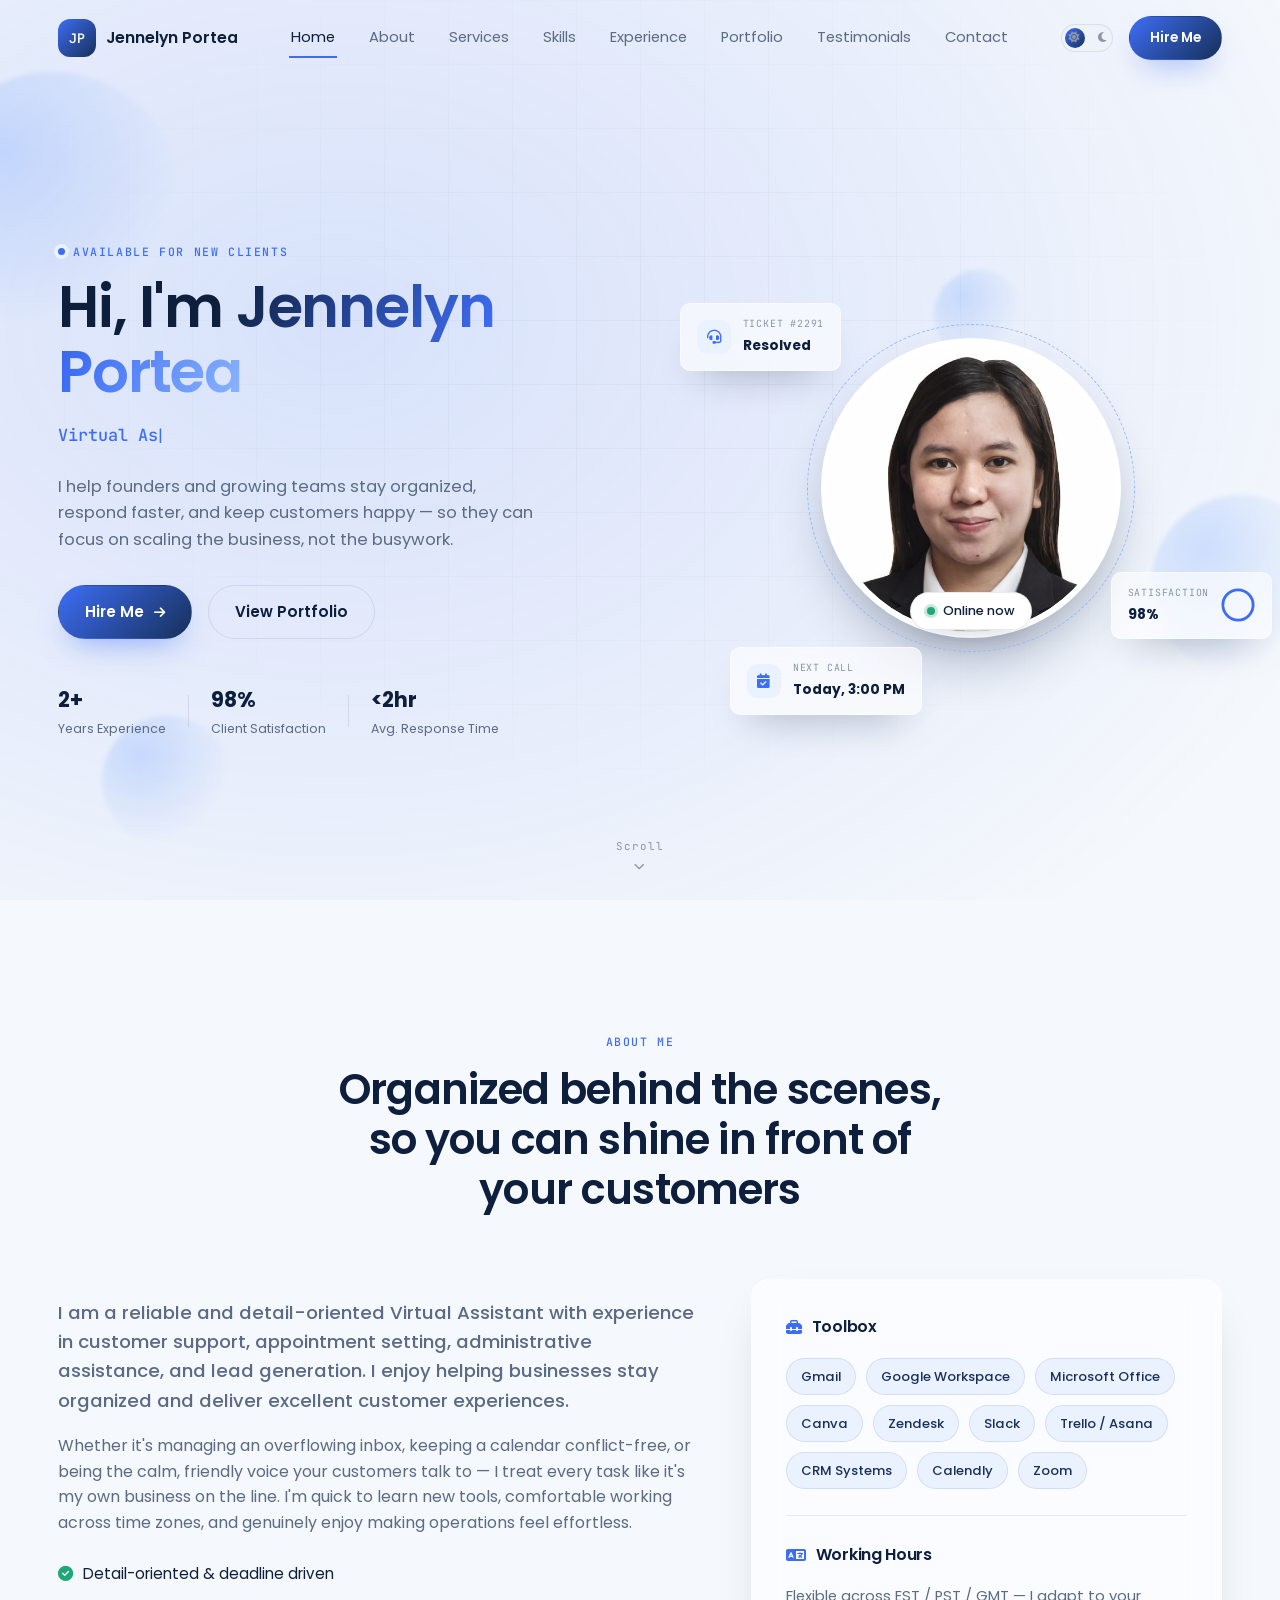
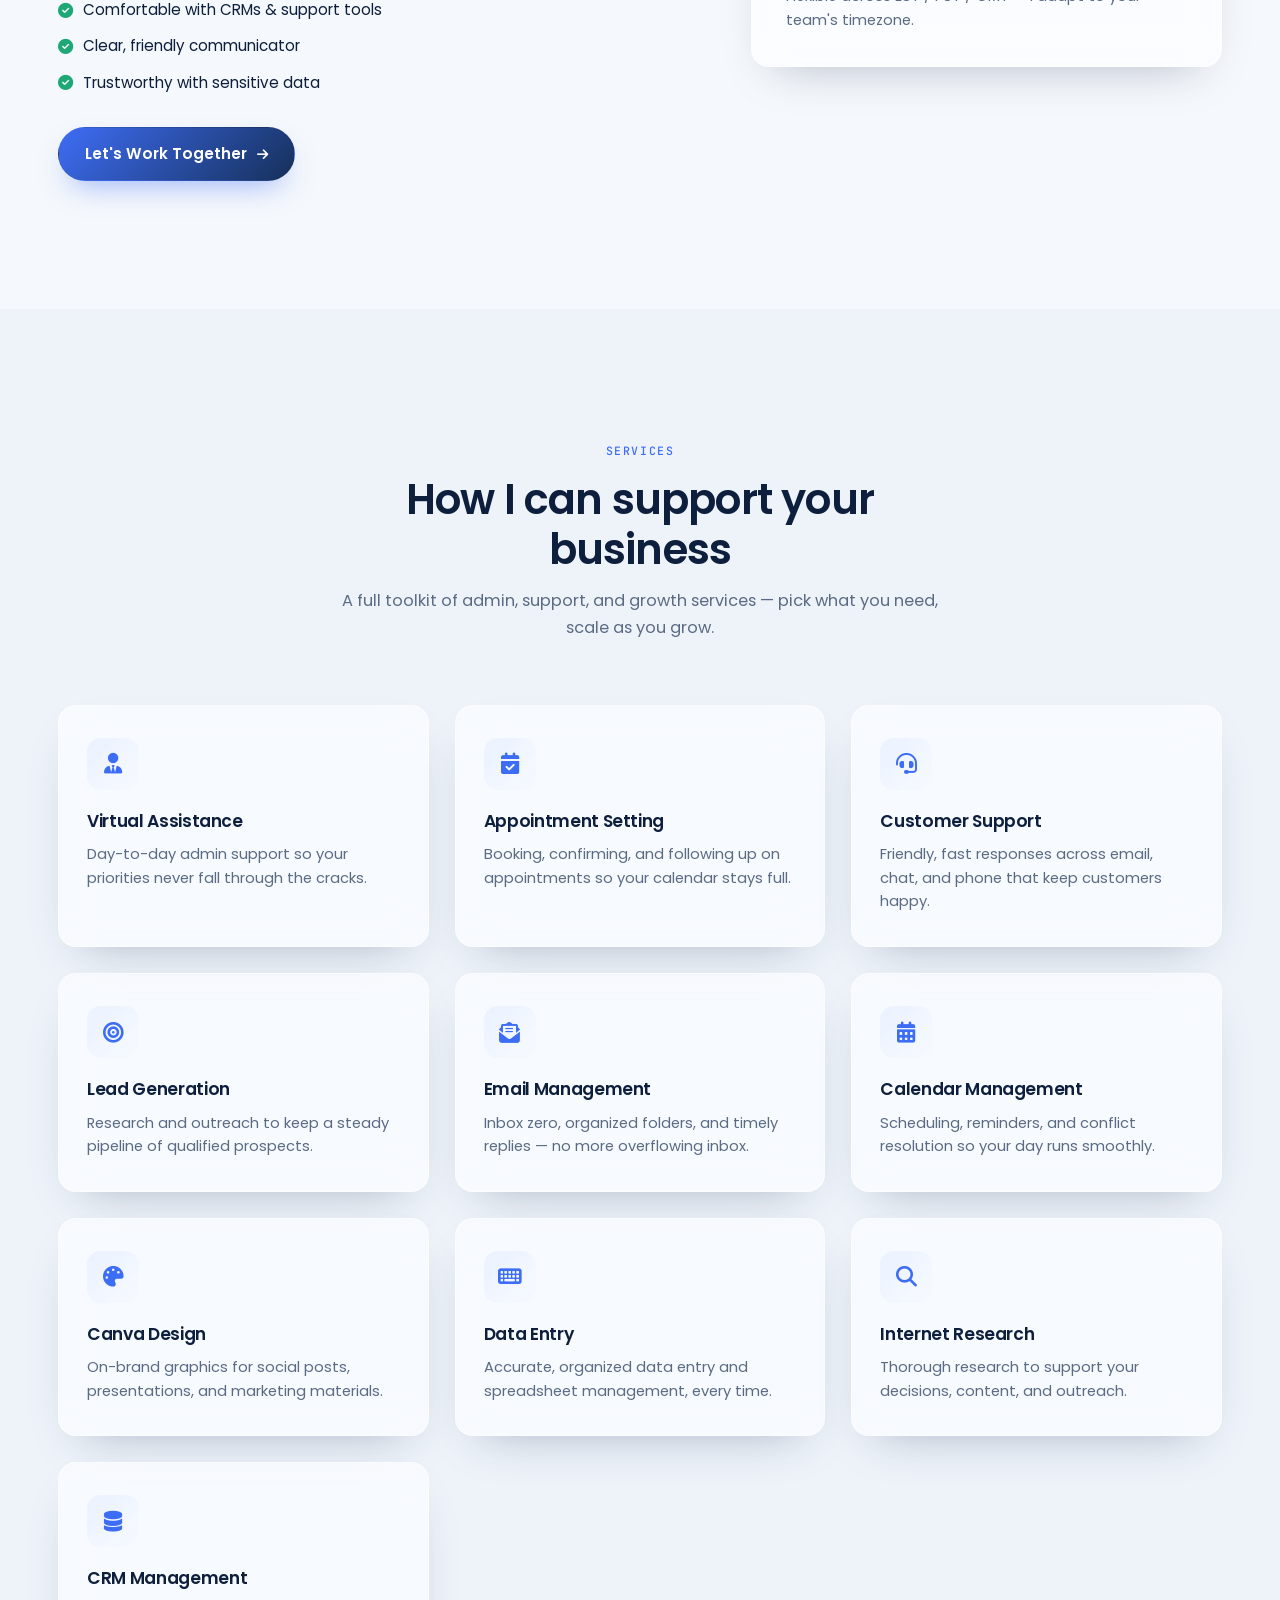
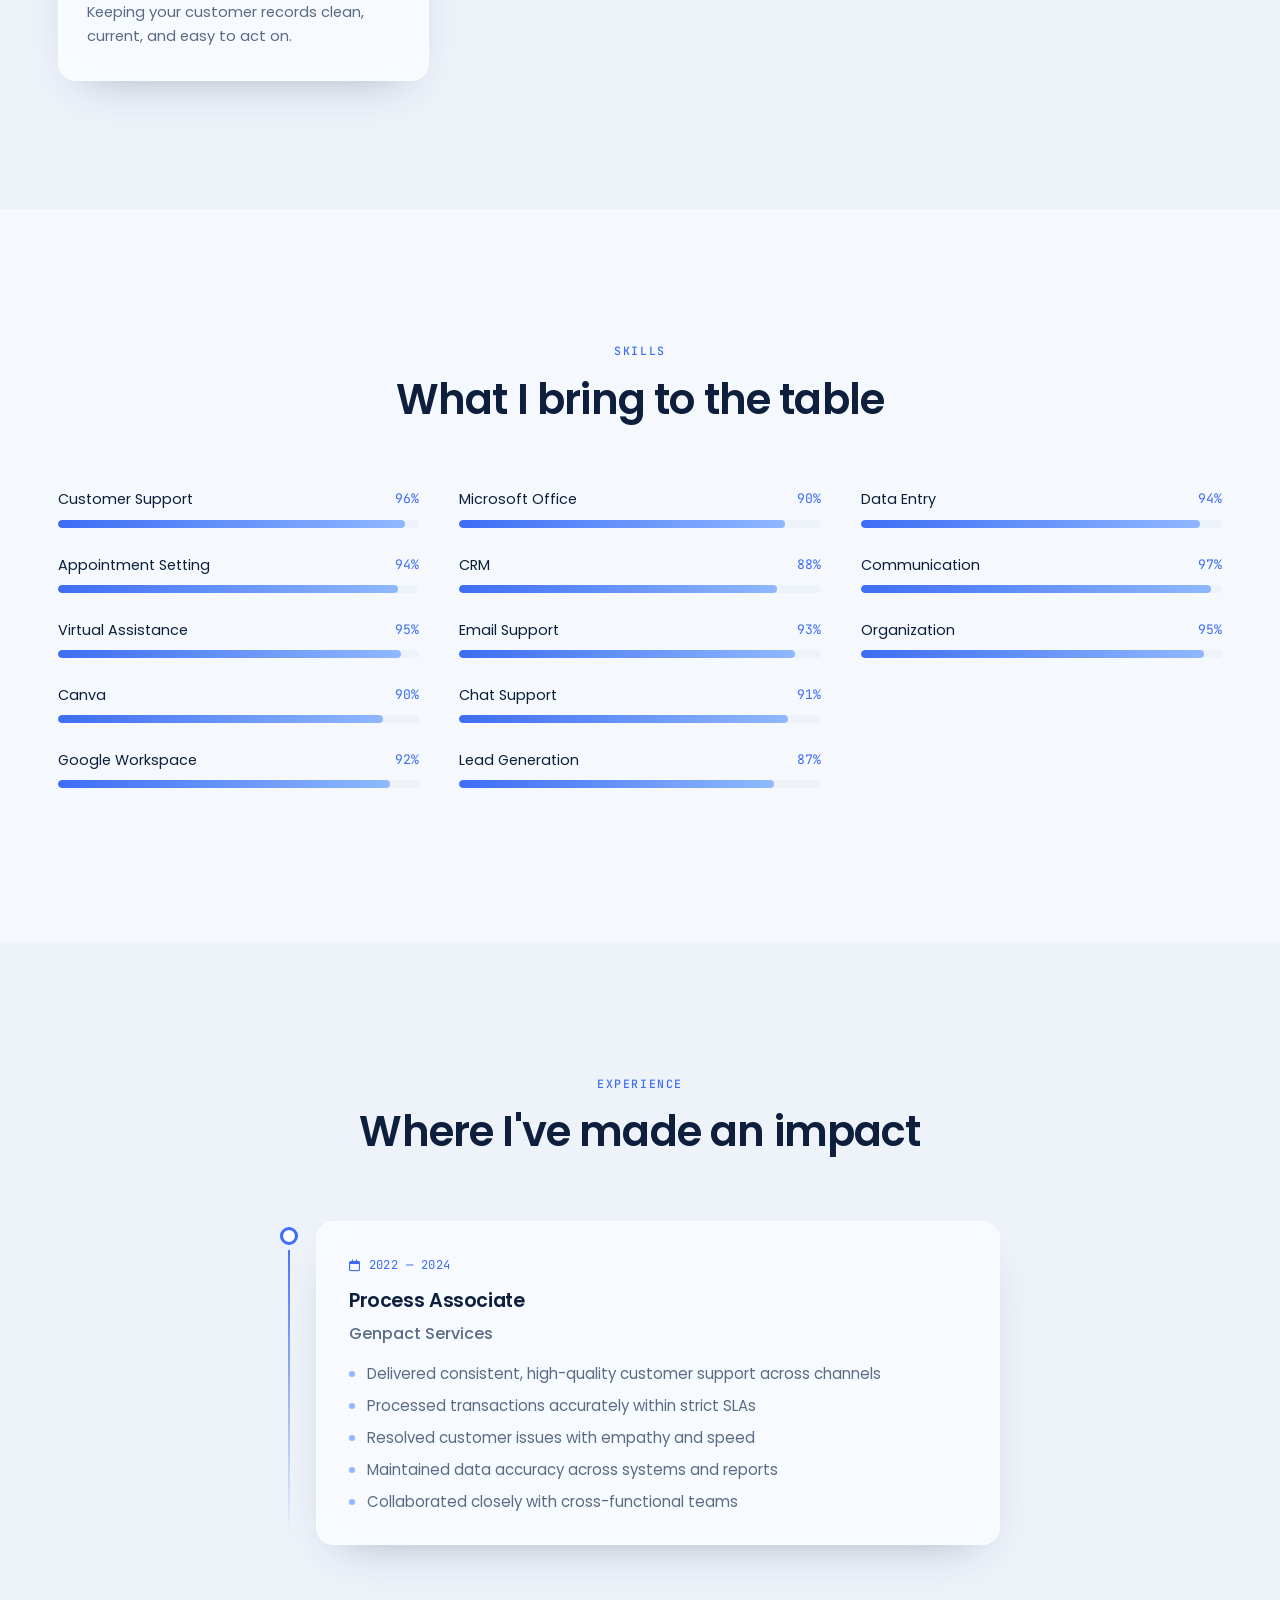
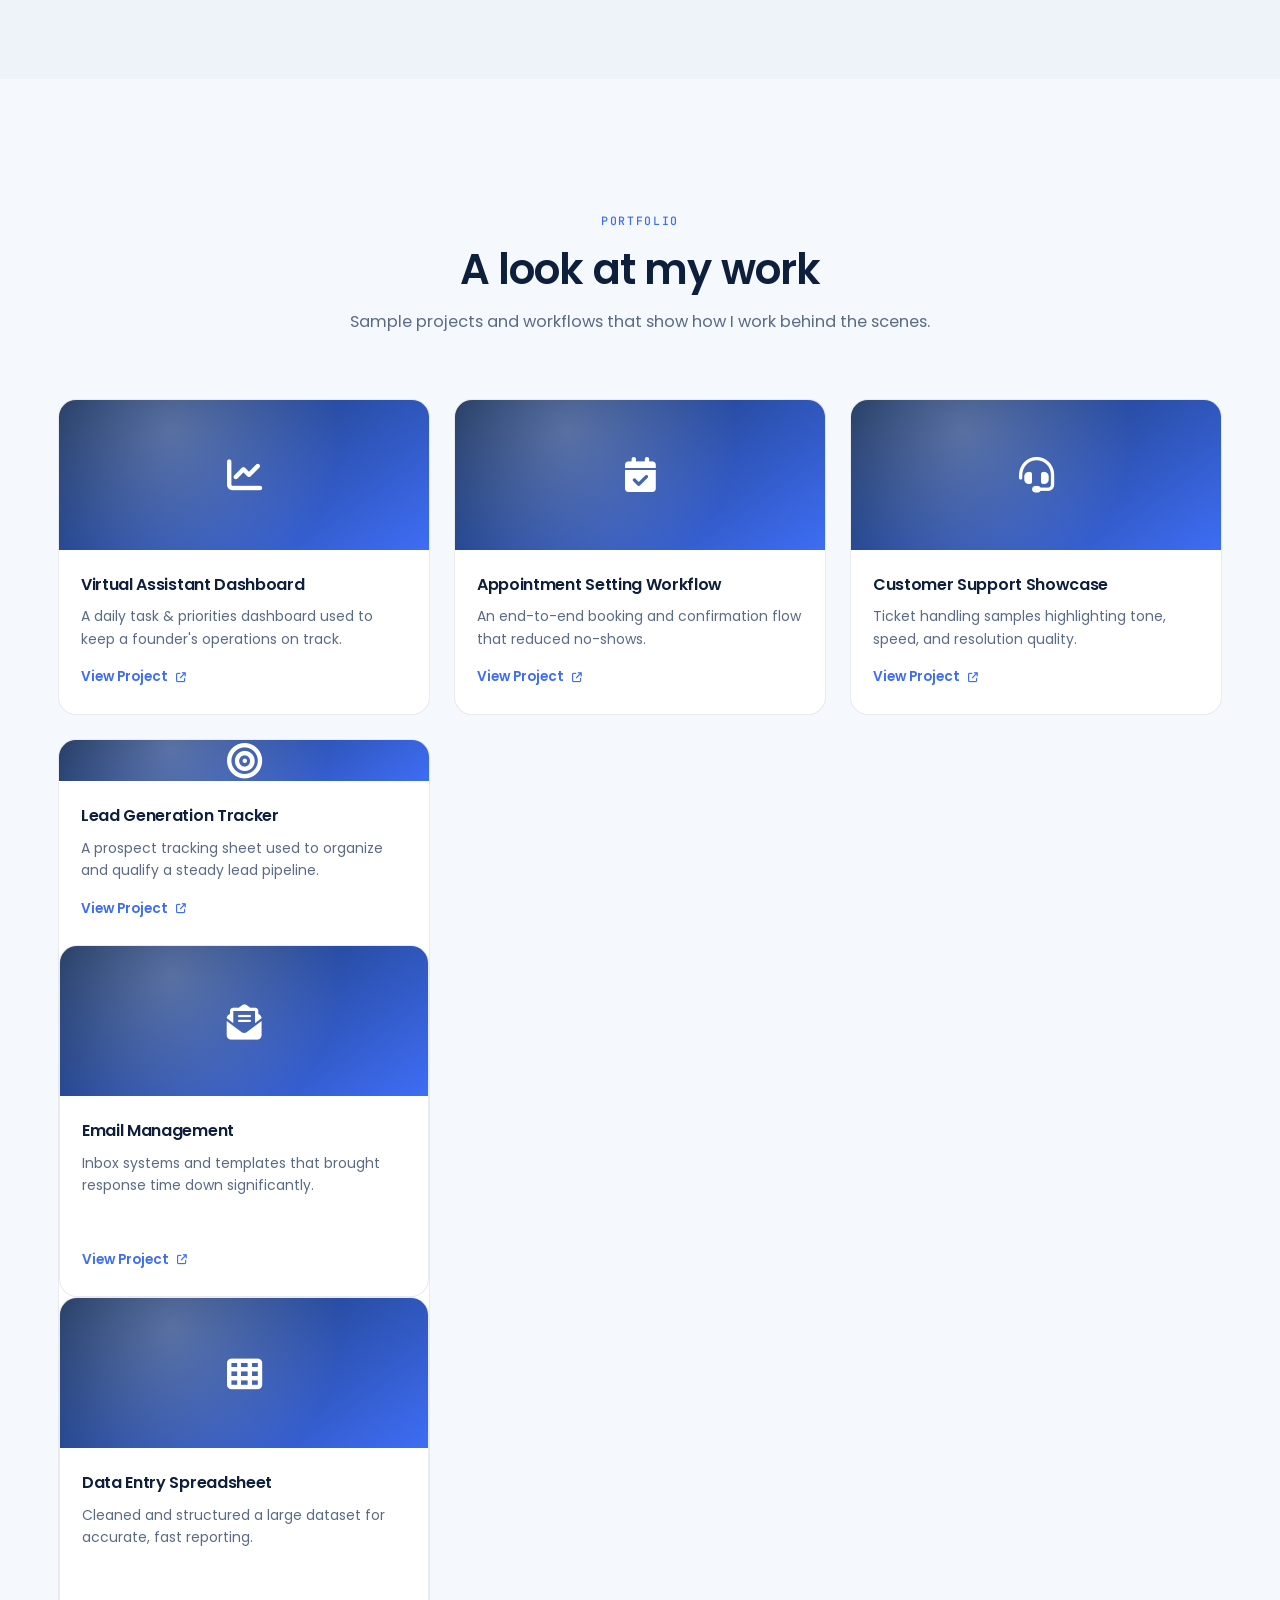
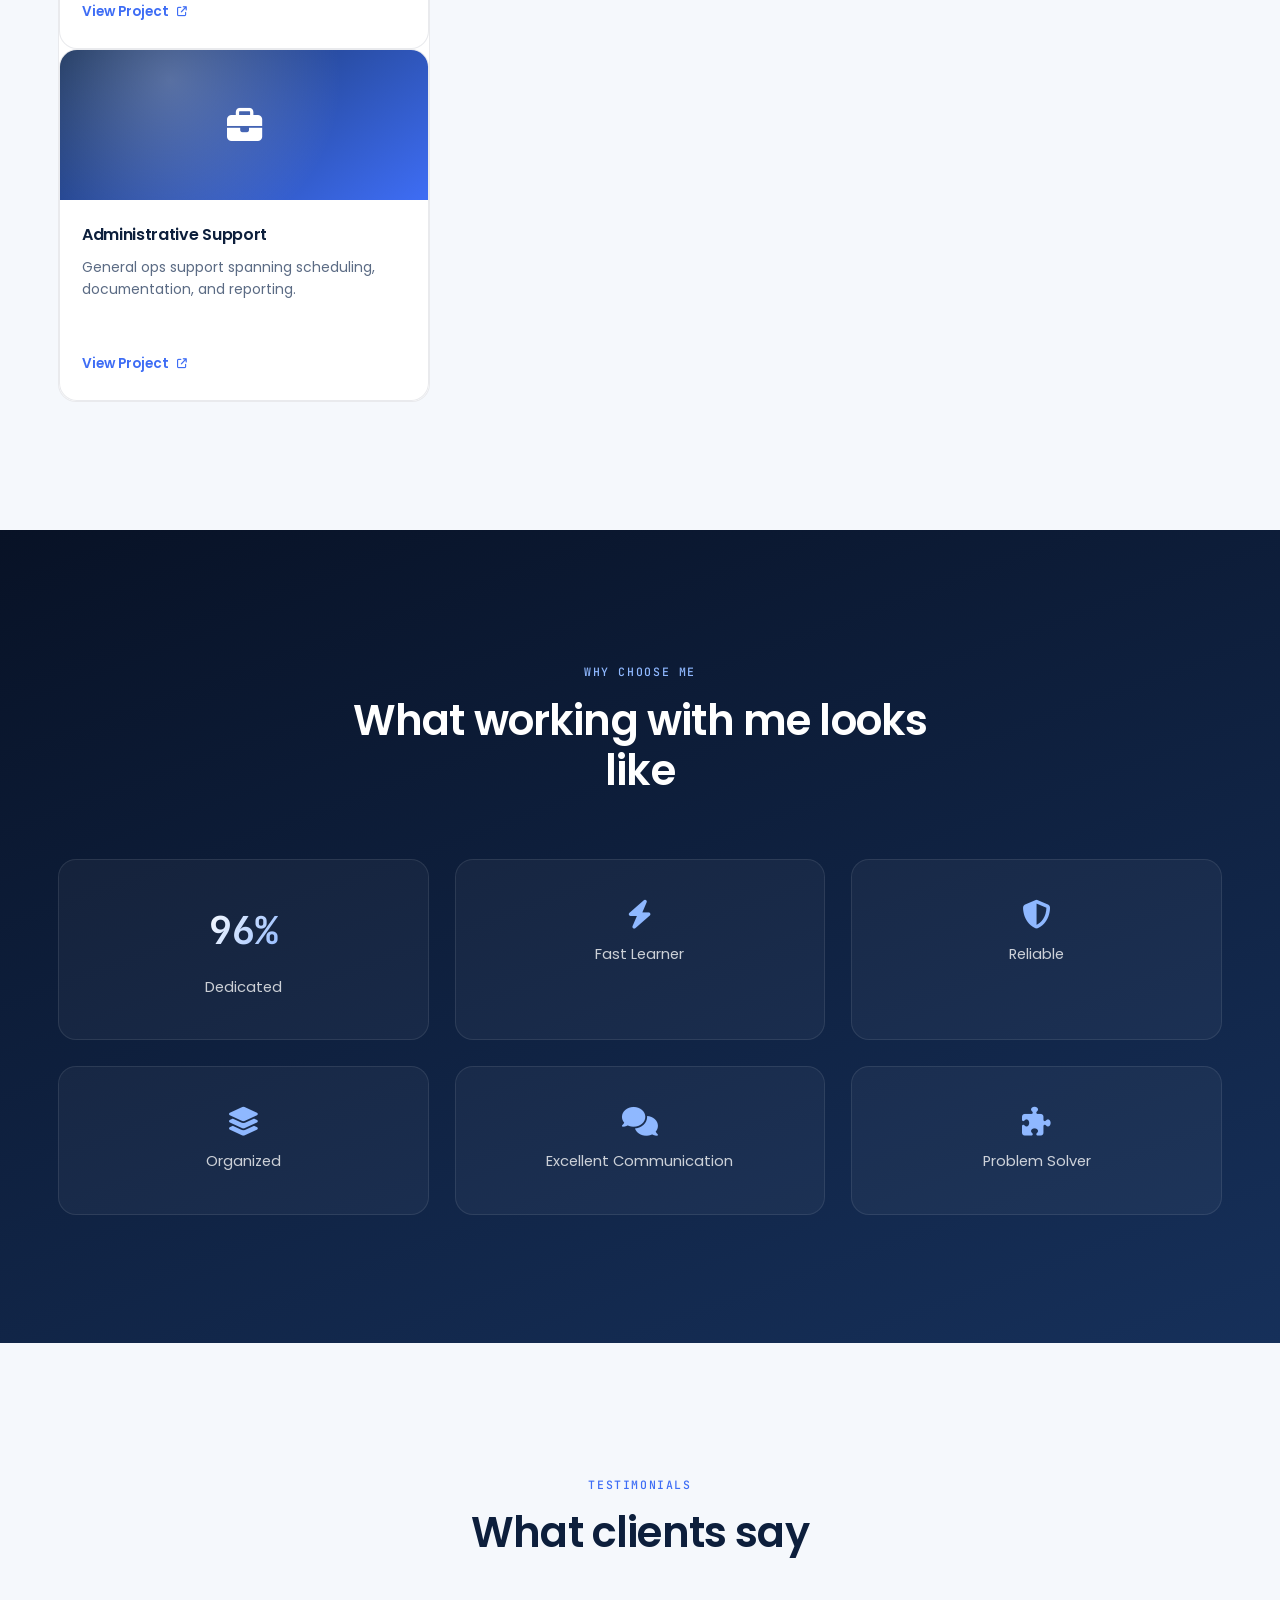
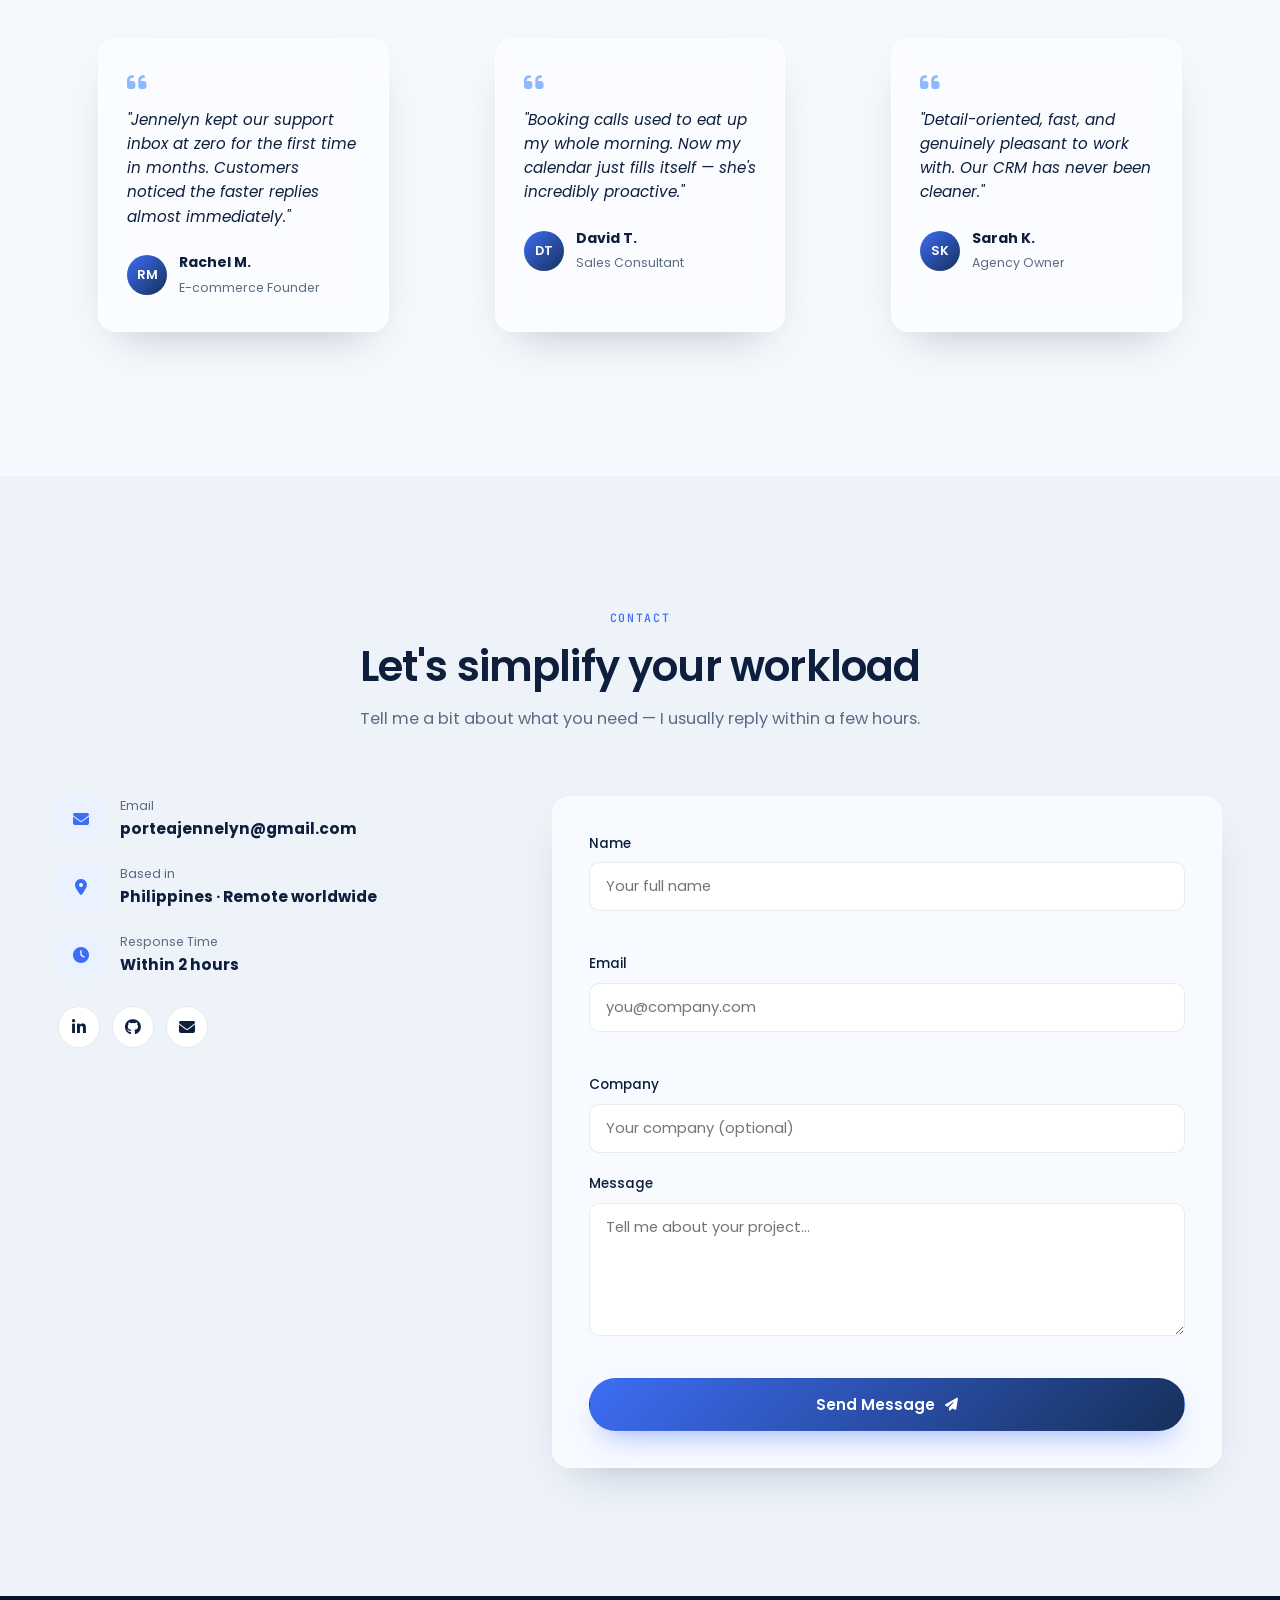
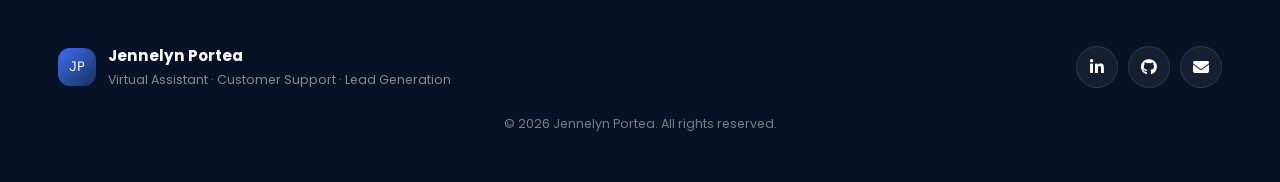
<file: index.html>
<!DOCTYPE html>
<html lang="en">
<head>
<meta charset="UTF-8">
<meta name="viewport" content="width=device-width, initial-scale=1.0">
<title>Jennelyn Portea — Virtual Assistant &amp; Customer Support Specialist</title>
<meta name="description" content="Jennelyn Portea is a dedicated Virtual Assistant specializing in customer support, appointment setting, lead generation, and administrative assistance for growing businesses.">
<meta name="keywords" content="Virtual Assistant, Customer Support, Appointment Setter, Lead Generation, Administrative Assistant">
<meta name="author" content="Jennelyn Portea">

<!-- Open Graph -->
<meta property="og:title" content="Jennelyn Portea — Virtual Assistant & Customer Support Specialist">
<meta property="og:description" content="Reliable, detail-oriented Virtual Assistant helping businesses stay organized and deliver excellent customer experiences.">
<meta property="og:type" content="website">

<!-- Preconnects -->
<link rel="preconnect" href="https://fonts.googleapis.com">
<link rel="preconnect" href="https://fonts.gstatic.com" crossorigin>
<link href="https://fonts.googleapis.com/css2?family=Poppins:ital,wght@0,300;0,400;0,500;0,600;0,700;0,800;1,500&family=JetBrains+Mono:wght@400;500;600&display=swap" rel="stylesheet">
<link rel="stylesheet" href="https://cdnjs.cloudflare.com/ajax/libs/font-awesome/6.5.1/css/all.min.css" integrity="sha512-DTOQO9RWCH3ppGqcWaEA1BIZOC6xxalwEsw9c2QQeAIftl+Vegovlnee1c9QX4TctnWMn13TZye+giMm8e2LwA==" crossorigin="anonymous" referrerpolicy="no-referrer">

<link rel="stylesheet" href="style.css">
</head>
<body>

<!-- ===== Loading Screen ===== -->
<div class="loader" id="loader" aria-hidden="true">
  <div class="loader__mark">
    <span class="loader__ring"></span>
    <span class="loader__initials">JP</span>
  </div>
  <p class="loader__label">Preparing your experience<span class="dots"><span>.</span><span>.</span><span>.</span></span></p>
</div>

<!-- ===== Scroll Progress Bar ===== -->
<div class="progress-bar" id="progressBar" role="progressbar" aria-hidden="true"></div>

<!-- ===== Floating decorative shapes ===== -->
<div class="floating-shapes" aria-hidden="true">
  <span class="shape shape--1"></span>
  <span class="shape shape--2"></span>
  <span class="shape shape--3"></span>
  <span class="shape shape--4"></span>
  <div class="particles" id="particles"></div>
</div>

<!-- ===== Navigation ===== -->
<header class="nav" id="nav">
  <div class="nav__inner container">
    <a href="#home" class="nav__logo">
      <span class="nav__logo-mark">JP</span>
      <span class="nav__logo-text">Jennelyn Portea</span>
    </a>

    <nav class="nav__links" id="navLinks" aria-label="Primary">
      <a href="#home" class="nav__link active-link">Home</a>
      <a href="#about" class="nav__link">About</a>
      <a href="#services" class="nav__link">Services</a>
      <a href="#skills" class="nav__link">Skills</a>
      <a href="#experience" class="nav__link">Experience</a>
      <a href="#portfolio" class="nav__link">Portfolio</a>
      <a href="#testimonials" class="nav__link">Testimonials</a>
      <a href="#contact" class="nav__link">Contact</a>
    </nav>

    <div class="nav__actions">
      <button class="theme-toggle" id="themeToggle" aria-label="Toggle dark mode" aria-pressed="false">
        <i class="fa-solid fa-sun theme-toggle__icon theme-toggle__icon--sun"></i>
        <i class="fa-solid fa-moon theme-toggle__icon theme-toggle__icon--moon"></i>
        <span class="theme-toggle__knob"></span>
      </button>
      <a href="#contact" class="btn btn--sm btn--primary nav__cta">Hire Me</a>
      <button class="nav__burger" id="navBurger" aria-label="Open menu" aria-expanded="false" aria-controls="navLinks">
        <span></span><span></span><span></span>
      </button>
    </div>
  </div>
</header>

<main id="top">

  <!-- ===== HERO ===== -->
  <section class="hero" id="home">
    <div class="hero__gradient" aria-hidden="true"></div>
    <div class="hero__grid" aria-hidden="true"></div>

    <div class="container hero__container">
      <div class="hero__content" data-reveal>
        <p class="eyebrow"><span class="eyebrow__dot"></span> Available for new clients</p>
        <h1 class="hero__title">
          Hi, I'm <span class="hero__name">Jennelyn Portea</span>
        </h1>
        <p class="hero__subtitle">
          <span class="typing" id="typing"></span><span class="typing-cursor">|</span>
        </p>
        <p class="hero__desc">
          I help founders and growing teams stay organized, respond faster, and keep customers happy —
          so they can focus on scaling the business, not the busywork.
        </p>

        <div class="hero__cta">
          <a href="#contact" class="btn btn--primary">
            <span>Hire Me</span>
            <i class="fa-solid fa-arrow-right"></i>
          </a>
          <a href="#portfolio" class="btn btn--ghost">
            <span>View Portfolio</span>
          </a>
        </div>

        <div class="hero__meta">
          <div class="hero__meta-item">
            <strong>2+</strong>
            <span>Years Experience</span>
          </div>
          <div class="hero__meta-divider"></div>
          <div class="hero__meta-item">
            <strong>98%</strong>
            <span>Client Satisfaction</span>
          </div>
          <div class="hero__meta-divider"></div>
          <div class="hero__meta-item">
            <strong>&lt;2hr</strong>
            <span>Avg. Response Time</span>
          </div>
        </div>
      </div>

      <div class="hero__visual" data-reveal data-reveal-delay="150">
        <div class="hero__photo-wrap">
          <div class="hero__photo-ring"></div>
          <div class="hero__photo">
             <img src="profile.png" alt="Jennelyn Portea">
          </div>
          <span class="hero__badge">
            <span class="pulse-dot"></span> Online now
          </span>
        </div>

        <!-- Signature floating dashboard cards -->
        <div class="float-card float-card--tickets" data-float>
          <div class="float-card__icon"><i class="fa-solid fa-headset"></i></div>
          <div class="float-card__body">
            <span class="float-card__label">TICKET #2291</span>
            <strong class="float-card__value">Resolved</strong>
          </div>
        </div>

        <div class="float-card float-card--rate" data-float>
          <div class="float-card__body">
            <span class="float-card__label">SATISFACTION</span>
            <strong class="float-card__value" data-counter data-counter-end="98" data-counter-suffix="%">0%</strong>
          </div>
          <div class="float-card__ring" aria-hidden="true">
            <svg viewBox="0 0 36 36"><path class="ring-bg" d="M18 2a16 16 0 1 1 0 32 16 16 0 1 1 0-32"/><path class="ring-fg" d="M18 2a16 16 0 1 1 0 32 16 16 0 1 1 0-32"/></svg>
          </div>
        </div>

        <div class="float-card float-card--calendar" data-float>
          <div class="float-card__icon"><i class="fa-solid fa-calendar-check"></i></div>
          <div class="float-card__body">
            <span class="float-card__label">NEXT CALL</span>
            <strong class="float-card__value">Today, 3:00 PM</strong>
          </div>
        </div>
      </div>
    </div>

    <a href="#about" class="scroll-cue" aria-label="Scroll to About section">
      <span>Scroll</span>
      <i class="fa-solid fa-chevron-down"></i>
    </a>
  </section>

  <!-- ===== ABOUT ===== -->
  <section class="section" id="about">
    <div class="container">
      <div class="section__head" data-reveal>
        <p class="eyebrow eyebrow--center">About Me</p>
        <h2 class="section__title">Organized behind the scenes, so you can shine in front of your customers</h2>
      </div>

      <div class="about__grid">
        <div class="about__text" data-reveal>
          <p class="about__lead">
            I am a reliable and detail-oriented Virtual Assistant with experience in customer support,
            appointment setting, administrative assistance, and lead generation. I enjoy helping businesses
            stay organized and deliver excellent customer experiences.
          </p>
          <p>
            Whether it's managing an overflowing inbox, keeping a calendar conflict-free, or being the calm,
            friendly voice your customers talk to — I treat every task like it's my own business on the line.
            I'm quick to learn new tools, comfortable working across time zones, and genuinely enjoy making
            operations feel effortless.
          </p>

          <ul class="about__checklist">
            <li><i class="fa-solid fa-circle-check"></i> Detail-oriented &amp; deadline driven</li>
            <li><i class="fa-solid fa-circle-check"></i> Comfortable with CRMs &amp; support tools</li>
            <li><i class="fa-solid fa-circle-check"></i> Clear, friendly communicator</li>
            <li><i class="fa-solid fa-circle-check"></i> Trustworthy with sensitive data</li>
          </ul>

          <a href="#contact" class="btn btn--primary">
            <span>Let's Work Together</span>
            <i class="fa-solid fa-arrow-right"></i>
          </a>
        </div>

        <div class="about__panel glass-card" data-reveal data-reveal-delay="150">
          <h3 class="about__panel-title"><i class="fa-solid fa-toolbox"></i> Toolbox</h3>
          <div class="about__tools">
            <span class="pill">Gmail</span>
            <span class="pill">Google Workspace</span>
            <span class="pill">Microsoft Office</span>
            <span class="pill">Canva</span>
            <span class="pill">Zendesk</span>
            <span class="pill">Slack</span>
            <span class="pill">Trello / Asana</span>
            <span class="pill">CRM Systems</span>
            <span class="pill">Calendly</span>
            <span class="pill">Zoom</span>
          </div>
          <div class="about__divider"></div>
          <h3 class="about__panel-title"><i class="fa-solid fa-language"></i> Working Hours</h3>
          <p class="about__hours">Flexible across EST / PST / GMT — I adapt to your team's timezone.</p>
        </div>
      </div>
    </div>
  </section>

  <!-- ===== SERVICES ===== -->
  <section class="section section--tint" id="services">
    <div class="container">
      <div class="section__head" data-reveal>
        <p class="eyebrow eyebrow--center">Services</p>
        <h2 class="section__title">How I can support your business</h2>
        <p class="section__subtitle">A full toolkit of admin, support, and growth services — pick what you need, scale as you grow.</p>
      </div>

      <div class="grid grid--services">
        <article class="service-card glass-card" data-reveal>
          <div class="service-card__icon"><i class="fa-solid fa-user-tie"></i></div>
          <h3>Virtual Assistance</h3>
          <p>Day-to-day admin support so your priorities never fall through the cracks.</p>
        </article>

        <article class="service-card glass-card" data-reveal data-reveal-delay="60">
          <div class="service-card__icon"><i class="fa-solid fa-calendar-check"></i></div>
          <h3>Appointment Setting</h3>
          <p>Booking, confirming, and following up on appointments so your calendar stays full.</p>
        </article>

        <article class="service-card glass-card" data-reveal data-reveal-delay="120">
          <div class="service-card__icon"><i class="fa-solid fa-headset"></i></div>
          <h3>Customer Support</h3>
          <p>Friendly, fast responses across email, chat, and phone that keep customers happy.</p>
        </article>

        <article class="service-card glass-card" data-reveal>
          <div class="service-card__icon"><i class="fa-solid fa-bullseye"></i></div>
          <h3>Lead Generation</h3>
          <p>Research and outreach to keep a steady pipeline of qualified prospects.</p>
        </article>

        <article class="service-card glass-card" data-reveal data-reveal-delay="60">
          <div class="service-card__icon"><i class="fa-solid fa-envelope-open-text"></i></div>
          <h3>Email Management</h3>
          <p>Inbox zero, organized folders, and timely replies — no more overflowing inbox.</p>
        </article>

        <article class="service-card glass-card" data-reveal data-reveal-delay="120">
          <div class="service-card__icon"><i class="fa-solid fa-calendar-days"></i></div>
          <h3>Calendar Management</h3>
          <p>Scheduling, reminders, and conflict resolution so your day runs smoothly.</p>
        </article>

        <article class="service-card glass-card" data-reveal>
          <div class="service-card__icon"><i class="fa-solid fa-palette"></i></div>
          <h3>Canva Design</h3>
          <p>On-brand graphics for social posts, presentations, and marketing materials.</p>
        </article>

        <article class="service-card glass-card" data-reveal data-reveal-delay="60">
          <div class="service-card__icon"><i class="fa-solid fa-keyboard"></i></div>
          <h3>Data Entry</h3>
          <p>Accurate, organized data entry and spreadsheet management, every time.</p>
        </article>

        <article class="service-card glass-card" data-reveal data-reveal-delay="120">
          <div class="service-card__icon"><i class="fa-solid fa-magnifying-glass"></i></div>
          <h3>Internet Research</h3>
          <p>Thorough research to support your decisions, content, and outreach.</p>
        </article>

        <article class="service-card glass-card" data-reveal>
          <div class="service-card__icon"><i class="fa-solid fa-database"></i></div>
          <h3>CRM Management</h3>
          <p>Keeping your customer records clean, current, and easy to act on.</p>
        </article>
      </div>
    </div>
  </section>

  <!-- ===== SKILLS ===== -->
  <section class="section" id="skills">
    <div class="container">
      <div class="section__head" data-reveal>
        <p class="eyebrow eyebrow--center">Skills</p>
        <h2 class="section__title">What I bring to the table</h2>
      </div>

      <div class="skills__grid">
        <div class="skills__col" data-reveal>
          <div class="skill-bar" data-skill data-value="96">
            <div class="skill-bar__head"><span>Customer Support</span><span class="skill-bar__pct">0%</span></div>
            <div class="skill-bar__track"><div class="skill-bar__fill"></div></div>
          </div>
          <div class="skill-bar" data-skill data-value="94">
            <div class="skill-bar__head"><span>Appointment Setting</span><span class="skill-bar__pct">0%</span></div>
            <div class="skill-bar__track"><div class="skill-bar__fill"></div></div>
          </div>
          <div class="skill-bar" data-skill data-value="95">
            <div class="skill-bar__head"><span>Virtual Assistance</span><span class="skill-bar__pct">0%</span></div>
            <div class="skill-bar__track"><div class="skill-bar__fill"></div></div>
          </div>
          <div class="skill-bar" data-skill data-value="90">
            <div class="skill-bar__head"><span>Canva</span><span class="skill-bar__pct">0%</span></div>
            <div class="skill-bar__track"><div class="skill-bar__fill"></div></div>
          </div>
          <div class="skill-bar" data-skill data-value="92">
            <div class="skill-bar__head"><span>Google Workspace</span><span class="skill-bar__pct">0%</span></div>
            <div class="skill-bar__track"><div class="skill-bar__fill"></div></div>
          </div>
        </div>

        <div class="skills__col" data-reveal data-reveal-delay="100">
          <div class="skill-bar" data-skill data-value="90">
            <div class="skill-bar__head"><span>Microsoft Office</span><span class="skill-bar__pct">0%</span></div>
            <div class="skill-bar__track"><div class="skill-bar__fill"></div></div>
          </div>
          <div class="skill-bar" data-skill data-value="88">
            <div class="skill-bar__head"><span>CRM</span><span class="skill-bar__pct">0%</span></div>
            <div class="skill-bar__track"><div class="skill-bar__fill"></div></div>
          </div>
          <div class="skill-bar" data-skill data-value="93">
            <div class="skill-bar__head"><span>Email Support</span><span class="skill-bar__pct">0%</span></div>
            <div class="skill-bar__track"><div class="skill-bar__fill"></div></div>
          </div>
          <div class="skill-bar" data-skill data-value="91">
            <div class="skill-bar__head"><span>Chat Support</span><span class="skill-bar__pct">0%</span></div>
            <div class="skill-bar__track"><div class="skill-bar__fill"></div></div>
          </div>
          <div class="skill-bar" data-skill data-value="87">
            <div class="skill-bar__head"><span>Lead Generation</span><span class="skill-bar__pct">0%</span></div>
            <div class="skill-bar__track"><div class="skill-bar__fill"></div></div>
          </div>
        </div>

        <div class="skills__col" data-reveal data-reveal-delay="200">
          <div class="skill-bar" data-skill data-value="94">
            <div class="skill-bar__head"><span>Data Entry</span><span class="skill-bar__pct">0%</span></div>
            <div class="skill-bar__track"><div class="skill-bar__fill"></div></div>
          </div>
          <div class="skill-bar" data-skill data-value="97">
            <div class="skill-bar__head"><span>Communication</span><span class="skill-bar__pct">0%</span></div>
            <div class="skill-bar__track"><div class="skill-bar__fill"></div></div>
          </div>
          <div class="skill-bar" data-skill data-value="95">
            <div class="skill-bar__head"><span>Organization</span><span class="skill-bar__pct">0%</span></div>
            <div class="skill-bar__track"><div class="skill-bar__fill"></div></div>
          </div>
        </div>
      </div>
    </div>
  </section>

  <!-- ===== EXPERIENCE ===== -->
  <section class="section section--tint" id="experience">
    <div class="container">
      <div class="section__head" data-reveal>
        <p class="eyebrow eyebrow--center">Experience</p>
        <h2 class="section__title">Where I've made an impact</h2>
      </div>

      <div class="timeline">
        <div class="timeline__item" data-reveal>
          <div class="timeline__dot"></div>
          <div class="timeline__card glass-card">
            <span class="timeline__date"><i class="fa-regular fa-calendar"></i> 2022 — 2024</span>
            <h3 class="timeline__role">Process Associate</h3>
            <p class="timeline__company">Genpact Services</p>
            <ul class="timeline__list">
              <li>Delivered consistent, high-quality customer support across channels</li>
              <li>Processed transactions accurately within strict SLAs</li>
              <li>Resolved customer issues with empathy and speed</li>
              <li>Maintained data accuracy across systems and reports</li>
              <li>Collaborated closely with cross-functional teams</li>
            </ul>
          </div>
        </div>
      </div>
    </div>
  </section>

  <!-- ===== PORTFOLIO ===== -->
  <section class="section" id="portfolio">
    <div class="container">
      <div class="section__head" data-reveal>
        <p class="eyebrow eyebrow--center">Portfolio</p>
        <h2 class="section__title">A look at my work</h2>
        <p class="section__subtitle">Sample projects and workflows that show how I work behind the scenes.</p>
      </div>
<div class="grid grid--portfolio">

  <article class="project-card" data-reveal>
    <div class="project-card__media">
      <i class="fa-solid fa-chart-line"></i>
    </div>

    <div class="project-card__body">
      <h3>Virtual Assistant Dashboard</h3>
      <p>A daily task &amp; priorities dashboard used to keep a founder's operations on track.</p>

      <a href="virtual-assistant-dashboard/" target="_blank" class="project-card__link">
        View Project <i class="fa-solid fa-arrow-up-right-from-square"></i>
      </a>
    </div>
    </article>
 <article class="project-card" data-reveal data-reveal-delay="60">

  <div class="project-card__media">
    <i class="fa-solid fa-calendar-check"></i>
  </div>

  <div class="project-card__body">
    <h3>Appointment Setting Workflow</h3>
    <p>An end-to-end booking and confirmation flow that reduced no-shows.</p>

    <a href="appointment-setting-workflow/" target="_blank" class="project-card__link">
      View Project <i class="fa-solid fa-arrow-up-right-from-square"></i>
    </a>
  </div>

</article>
          

        <article class="project-card" data-reveal data-reveal-delay="120">
          <div class="project-card__media"><i class="fa-solid fa-headset"></i></div>
          <div class="project-card__body">
            <h3>Customer Support Showcase</h3>
            <p>Ticket handling samples highlighting tone, speed, and resolution quality.</p>
           <a href="customer-support-showcase/" target="_blank" class="project-card__link">
  View Project <i class="fa-solid fa-arrow-up-right-from-square"></i>
</a>
          </div>
        </article>

       <article class="project-card" data-reveal>
  <div class="project-card__media">
    <i class="fa-solid fa-bullseye"></i>
  </div>

  <div class="project-card__body">
    <h3>Lead Generation Tracker</h3>
    <p>A prospect tracking sheet used to organize and qualify a steady lead pipeline.</p>

    <a href="lead-generation-tracker/" target="_blank" class="project-card__link">
      View Project <i class="fa-solid fa-arrow-up-right-from-square"></i>
    </a>
  </div>

        <article class="project-card" data-reveal data-reveal-delay="120">
          <div class="project-card__media"><i class="fa-solid fa-envelope-open-text"></i></div>
          <div class="project-card__body">
            <h3>Email Management</h3>
            <p>Inbox systems and templates that brought response time down significantly.</p>
            <a href="email-management/index.html" class="project-card__link">
    View Project <i class="fa-solid fa-arrow-up-right-from-square"></i>
</a>
          </div>
        </article>

        <article class="project-card" data-reveal>
          <div class="project-card__media"><i class="fa-solid fa-table-cells"></i></div>
          <div class="project-card__body">
            <h3>Data Entry Spreadsheet</h3>
            <p>Cleaned and structured a large dataset for accurate, fast reporting.</p>
            <a href="#" class="project-card__link">View Project <i class="fa-solid fa-arrow-up-right-from-square"></i></a>
          </div>
        </article>

    <article class="project-card" data-reveal>
  <div class="project-card__media">
    <i class="fa-solid fa-briefcase"></i>
  </div>

  <div class="project-card__body">
    <h3>Administrative Support</h3>
    <p>General ops support spanning scheduling, documentation, and reporting.</p>

    <a href="#" class="project-card__link">
      View Project <i class="fa-solid fa-arrow-up-right-from-square"></i>
    </a>
  </div>
</article>
      </div>
    </div>
  </section>

  <!-- ===== WHY CHOOSE ME ===== -->
  <section class="section section--dark" id="why">
    <div class="container">
      <div class="section__head" data-reveal>
        <p class="eyebrow eyebrow--center eyebrow--light">Why Choose Me</p>
        <h2 class="section__title section__title--light">What working with me looks like</h2>
      </div>

      <div class="grid grid--why">
        <div class="why-card" data-reveal>
          <strong class="why-card__num" data-counter data-counter-end="100" data-counter-suffix="%">0%</strong>
          <span class="why-card__label">Dedicated</span>
        </div>
        <div class="why-card" data-reveal data-reveal-delay="60">
          <i class="fa-solid fa-bolt why-card__icon"></i>
          <span class="why-card__label">Fast Learner</span>
        </div>
        <div class="why-card" data-reveal data-reveal-delay="120">
          <i class="fa-solid fa-shield-halved why-card__icon"></i>
          <span class="why-card__label">Reliable</span>
        </div>
        <div class="why-card" data-reveal>
          <i class="fa-solid fa-layer-group why-card__icon"></i>
          <span class="why-card__label">Organized</span>
        </div>
        <div class="why-card" data-reveal data-reveal-delay="60">
          <i class="fa-solid fa-comments why-card__icon"></i>
          <span class="why-card__label">Excellent Communication</span>
        </div>
        <div class="why-card" data-reveal data-reveal-delay="120">
          <i class="fa-solid fa-puzzle-piece why-card__icon"></i>
          <span class="why-card__label">Problem Solver</span>
        </div>
      </div>
    </div>
  </section>

  <!-- ===== TESTIMONIALS ===== -->
  <section class="section" id="testimonials">
    <div class="container">
      <div class="section__head" data-reveal>
        <p class="eyebrow eyebrow--center">Testimonials</p>
        <h2 class="section__title">What clients say</h2>
      </div>

      <div class="grid grid--testimonials">
        <blockquote class="testimonial-card glass-card" data-reveal>
          <i class="fa-solid fa-quote-left testimonial-card__quote"></i>
          <p>"Jennelyn kept our support inbox at zero for the first time in months. Customers noticed the faster replies almost immediately."</p>
          <footer>
            <div class="testimonial-card__avatar">RM</div>
            <div>
              <strong>Rachel M.</strong>
              <span>E-commerce Founder</span>
            </div>
          </footer>
        </blockquote>

        <blockquote class="testimonial-card glass-card" data-reveal data-reveal-delay="80">
          <i class="fa-solid fa-quote-left testimonial-card__quote"></i>
          <p>"Booking calls used to eat up my whole morning. Now my calendar just fills itself — she's incredibly proactive."</p>
          <footer>
            <div class="testimonial-card__avatar">DT</div>
            <div>
              <strong>David T.</strong>
              <span>Sales Consultant</span>
            </div>
          </footer>
        </blockquote>

        <blockquote class="testimonial-card glass-card" data-reveal data-reveal-delay="160">
          <i class="fa-solid fa-quote-left testimonial-card__quote"></i>
          <p>"Detail-oriented, fast, and genuinely pleasant to work with. Our CRM has never been cleaner."</p>
          <footer>
            <div class="testimonial-card__avatar">SK</div>
            <div>
              <strong>Sarah K.</strong>
              <span>Agency Owner</span>
            </div>
          </footer>
        </blockquote>
      </div>
    </div>
  </section>

  <!-- ===== CONTACT ===== -->
  <section class="section section--tint" id="contact">
    <div class="container">
      <div class="section__head" data-reveal>
        <p class="eyebrow eyebrow--center">Contact</p>
        <h2 class="section__title">Let's simplify your workload</h2>
        <p class="section__subtitle">Tell me a bit about what you need — I usually reply within a few hours.</p>
      </div>

      <div class="contact__grid">
        <div class="contact__info" data-reveal>
          <div class="contact__info-item">
            <div class="contact__info-icon"><i class="fa-solid fa-envelope"></i></div>
            <div>
              <span>Email</span>
              <strong>porteajennelyn@gmail.com</strong>
            </div>
          </div>
          <div class="contact__info-item">
            <div class="contact__info-icon"><i class="fa-solid fa-location-dot"></i></div>
            <div>
              <span>Based in</span>
              <strong>Philippines · Remote worldwide</strong>
            </div>
          </div>
          <div class="contact__info-item">
            <div class="contact__info-icon"><i class="fa-solid fa-clock"></i></div>
            <div>
              <span>Response Time</span>
              <strong>Within 2 hours</strong>
            </div>
          </div>

          <div class="contact__socials">
            <a href="#" class="social-icon" aria-label="LinkedIn"><i class="fa-brands fa-linkedin-in"></i></a>
            <a href="#" class="social-icon" aria-label="GitHub"><i class="fa-brands fa-github"></i></a>
            <a href="mailto:porteajennelyn@gmail.com" class="social-icon" aria-label="Email"><i class="fa-solid fa-envelope"></i></a>
          </div>
        </div>

    <form
  class="contact__form glass-card"
  id="contactForm"
  action="https://formspree.io/f/mykrdadz"
  method="POST"
  data-reveal
  data-reveal-delay="120"
  novalidate>
          <div class="form-row">
            <label for="name">Name</label>
            <input type="text" id="name" name="name" placeholder="Your full name" required>
            <span class="form-error" data-error-for="name"></span>
          </div>
          <div class="form-row">
            <label for="email">Email</label>
            <input type="email" id="email" name="email" placeholder="you@company.com" required>
            <span class="form-error" data-error-for="email"></span>
          </div>
          <div class="form-row">
            <label for="company">Company</label>
            <input type="text" id="company" name="company" placeholder="Your company (optional)">
          </div>
          <div class="form-row">
            <label for="message">Message</label>
            <textarea id="message" name="message" rows="5" placeholder="Tell me about your project..." required></textarea>
            <span class="form-error" data-error-for="message"></span>
          </div>
          <button type="submit" class="btn btn--primary btn--block">
            <span class="btn__text">Send Message</span>
            <i class="fa-solid fa-paper-plane"></i>
          </button>
          <p class="form-success" id="formSuccess" role="status">
            <i class="fa-solid fa-circle-check"></i> Thanks! Your message has been sent — I'll get back to you soon.
          </p>
        </form>
      </div>
    </div>
  </section>

</main>

<!-- ===== FOOTER ===== -->
<footer class="footer">
  <div class="container footer__inner">
    <div class="footer__brand">
      <span class="nav__logo-mark">JP</span>
      <div>
        <strong>Jennelyn Portea</strong>
        <p>Virtual Assistant · Customer Support · Lead Generation</p>
      </div>
    </div>

    <div class="footer__socials">
      <a href="#" class="social-icon" aria-label="LinkedIn"><i class="fa-brands fa-linkedin-in"></i></a>
      <a href="#" class="social-icon" aria-label="GitHub"><i class="fa-brands fa-github"></i></a>
      <a href="mailto:hello@jennelynportea.com" class="social-icon" aria-label="Email"><i class="fa-solid fa-envelope"></i></a>
    </div>

    <p class="footer__copy">© <span id="year"></span> Jennelyn Portea. All rights reserved.</p>
  </div>
</footer>

<!-- ===== Back to top ===== -->
<button class="back-to-top" id="backToTop" aria-label="Back to top">
  <i class="fa-solid fa-arrow-up"></i>
</button>

<script src="script.js"></script>
</body>
</html>
</file>
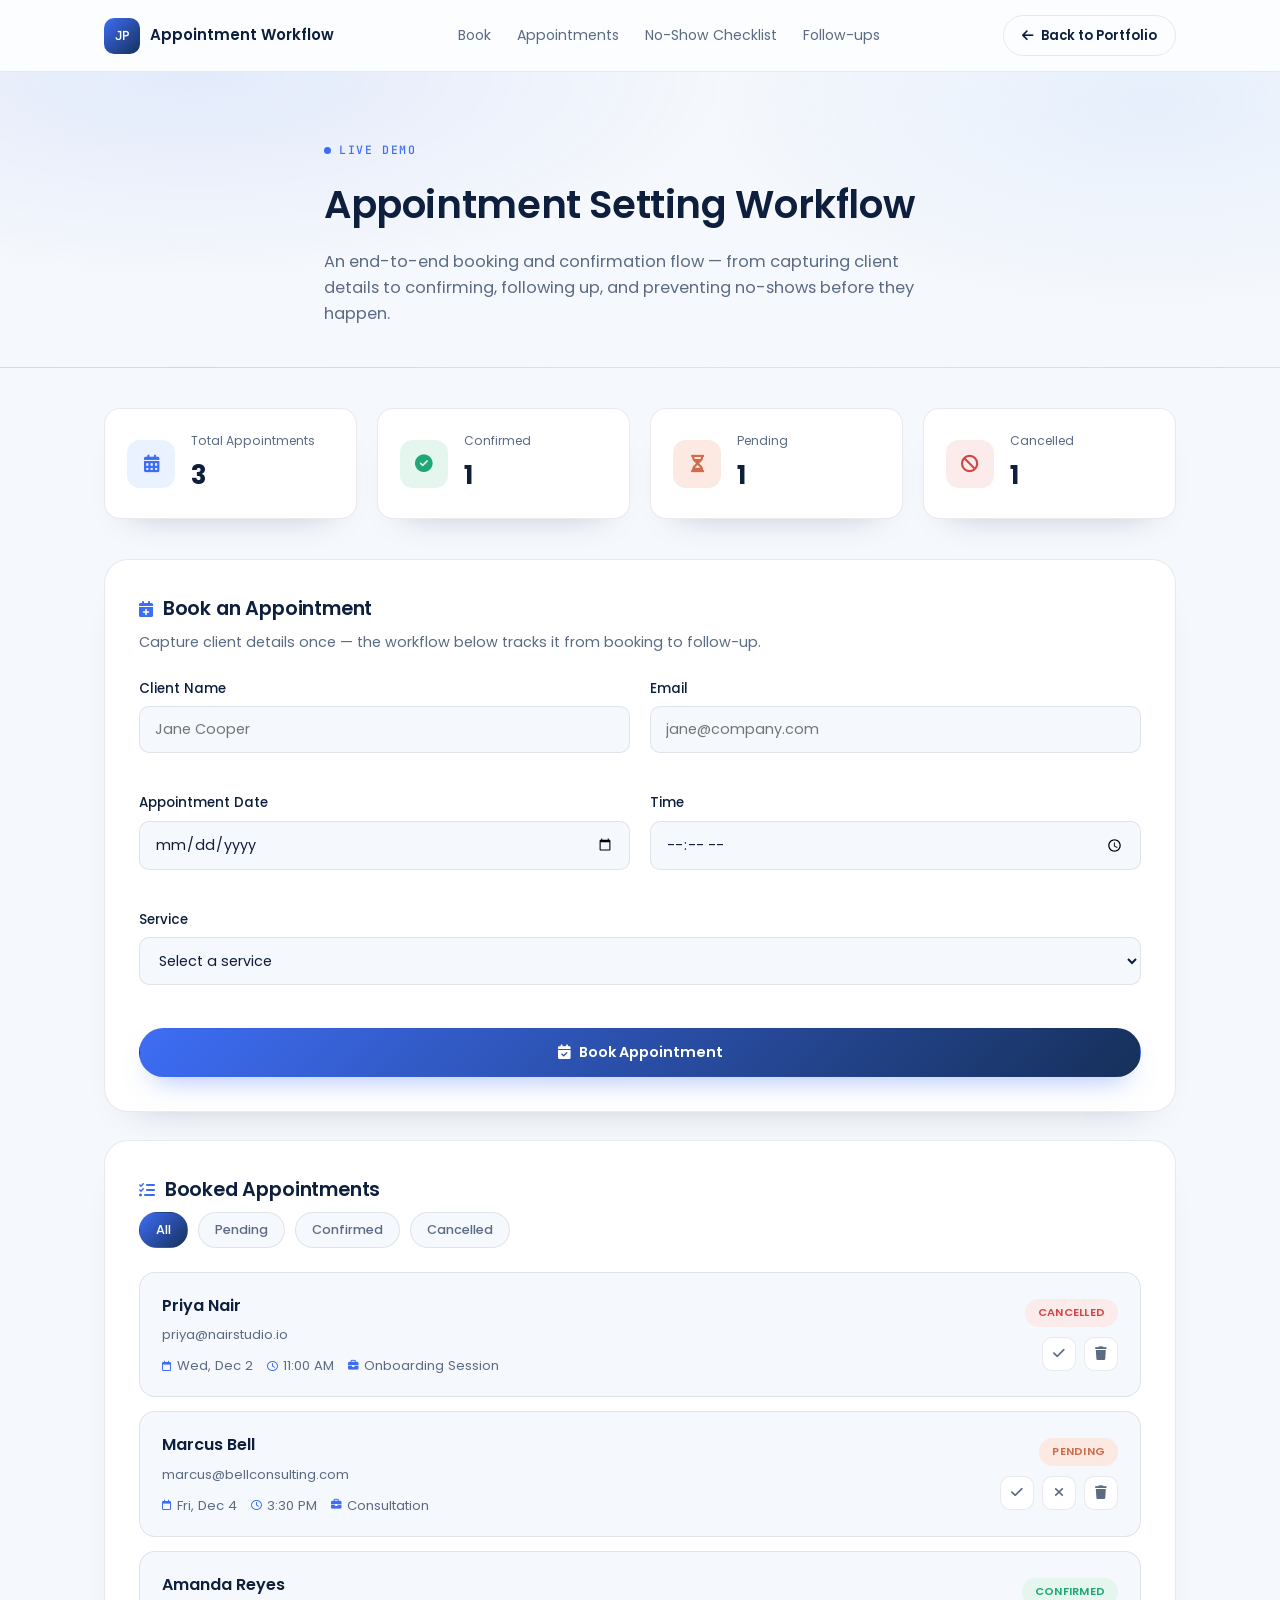
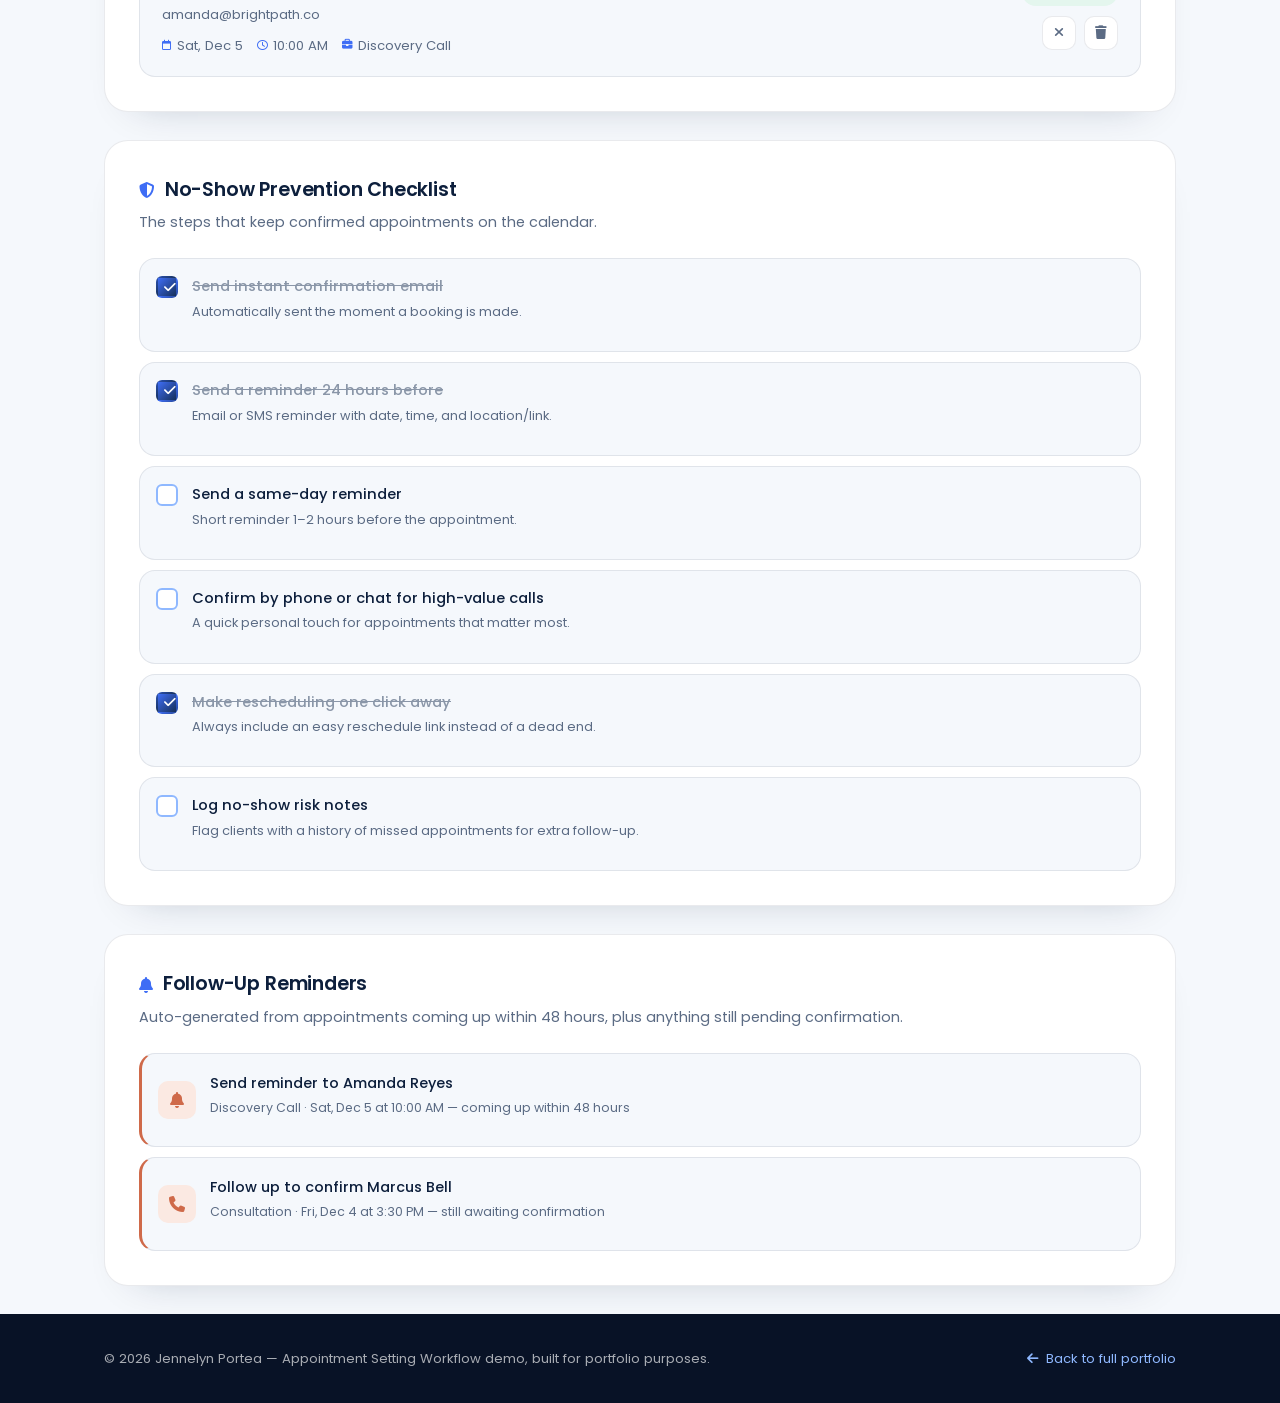
<file: appointment-setting-workflow/index.html>
<!DOCTYPE html>
<html lang="en">
<head>
<meta charset="UTF-8">
<meta name="viewport" content="width=device-width, initial-scale=1.0">
<title>Appointment Setting Workflow — Jennelyn Portea</title>
<meta name="description" content="An end-to-end appointment booking and confirmation workflow built to reduce no-shows, with confirmation tracking, a no-show prevention checklist, and follow-up reminders.">

<link rel="preconnect" href="https://fonts.googleapis.com">
<link rel="preconnect" href="https://fonts.gstatic.com" crossorigin>
<link href="https://fonts.googleapis.com/css2?family=Poppins:wght@300;400;500;600;700;800&family=JetBrains+Mono:wght@400;500;600&display=swap" rel="stylesheet">
<link rel="stylesheet" href="https://cdnjs.cloudflare.com/ajax/libs/font-awesome/6.5.1/css/all.min.css" integrity="sha512-DTOQO9RWCH3ppGqcWaEA1BIZOC6xxalwEsw9c2QQeAIftl+Vegovlnee1c9QX4TctnWMn13TZye+giMm8e2LwA==" crossorigin="anonymous" referrerpolicy="no-referrer">

<link rel="stylesheet" href="style.css">
</head>
<body>

<!-- ===== Top Nav ===== -->
<header class="nav" id="nav">
  <div class="nav__inner container">
    <a href="#top" class="nav__logo">
      <span class="nav__logo-mark">JP</span>
      <span class="nav__logo-text">Appointment Workflow</span>
    </a>
    <nav class="nav__links">
      <a href="#book">Book</a>
      <a href="#appointments">Appointments</a>
      <a href="#checklist">No-Show Checklist</a>
      <a href="#followups">Follow-ups</a>
    </nav>
    <a href="https://jentech7.github.io/jenn-portfolio/#portfolio" class="btn btn--ghost btn--sm">
      <i class="fa-solid fa-arrow-left"></i> Back to Portfolio
    </a>
  </div>
</header>

<main id="top">

  <!-- ===== Intro banner ===== -->
  <section class="intro">
    <div class="container intro__inner">
      <p class="eyebrow"><span class="eyebrow__dot"></span> Live demo</p>
      <h1>Appointment Setting Workflow</h1>
      <p class="intro__desc">
        An end-to-end booking and confirmation flow — from capturing client details to
        confirming, following up, and preventing no-shows before they happen.
      </p>
    </div>
  </section>

  <div class="container">

    <!-- ===== Stat cards ===== -->
    <section class="stat-grid" aria-label="Appointment summary">
      <div class="stat-card stat-card--total">
        <div class="stat-card__icon"><i class="fa-solid fa-calendar-days"></i></div>
        <div class="stat-card__body"><span>Total Appointments</span><strong id="statTotal">0</strong></div>
      </div>
      <div class="stat-card stat-card--confirmed">
        <div class="stat-card__icon"><i class="fa-solid fa-circle-check"></i></div>
        <div class="stat-card__body"><span>Confirmed</span><strong id="statConfirmed">0</strong></div>
      </div>
      <div class="stat-card stat-card--pending">
        <div class="stat-card__icon"><i class="fa-solid fa-hourglass-half"></i></div>
        <div class="stat-card__body"><span>Pending</span><strong id="statPending">0</strong></div>
      </div>
      <div class="stat-card stat-card--cancelled">
        <div class="stat-card__icon"><i class="fa-solid fa-ban"></i></div>
        <div class="stat-card__body"><span>Cancelled</span><strong id="statCancelled">0</strong></div>
      </div>
    </section>

    <!-- ===== Booking form ===== -->
    <section class="panel" id="book">
      <div class="panel__head">
        <h2><i class="fa-solid fa-calendar-plus"></i> Book an Appointment</h2>
        <p>Capture client details once — the workflow below tracks it from booking to follow-up.</p>
      </div>

      <form id="bookingForm" class="booking-form" novalidate>
        <div class="form-row">
          <label for="clientName">Client Name</label>
          <input type="text" id="clientName" placeholder="Jane Cooper" required>
          <span class="form-error" data-error-for="clientName"></span>
        </div>

        <div class="form-row">
          <label for="clientEmail">Email</label>
          <input type="email" id="clientEmail" placeholder="jane@company.com" required>
          <span class="form-error" data-error-for="clientEmail"></span>
        </div>

        <div class="form-row">
          <label for="apptDate">Appointment Date</label>
          <input type="date" id="apptDate" required>
          <span class="form-error" data-error-for="apptDate"></span>
        </div>

        <div class="form-row">
          <label for="apptTime">Time</label>
          <input type="time" id="apptTime" required>
          <span class="form-error" data-error-for="apptTime"></span>
        </div>

        <div class="form-row form-row--wide">
          <label for="apptService">Service</label>
          <select id="apptService" required>
            <option value="" disabled selected>Select a service</option>
            <option value="Discovery Call">Discovery Call</option>
            <option value="Consultation">Consultation</option>
            <option value="Onboarding Session">Onboarding Session</option>
            <option value="Strategy Session">Strategy Session</option>
            <option value="Follow-up Meeting">Follow-up Meeting</option>
          </select>
          <span class="form-error" data-error-for="apptService"></span>
        </div>

        <button type="submit" class="btn btn--primary form-row--wide">
          <i class="fa-solid fa-calendar-check"></i> Book Appointment
        </button>
      </form>
    </section>

    <!-- ===== Appointments list ===== -->
    <section class="panel" id="appointments">
      <div class="panel__head">
        <h2><i class="fa-solid fa-list-check"></i> Booked Appointments</h2>
        <div class="filter-row" id="apptFilters">
          <button class="filter-chip active" data-filter="all">All</button>
          <button class="filter-chip" data-filter="Pending">Pending</button>
          <button class="filter-chip" data-filter="Confirmed">Confirmed</button>
          <button class="filter-chip" data-filter="Cancelled">Cancelled</button>
        </div>
      </div>

      <div class="appt-list" id="apptList">
        <!-- Appointment cards injected by JS -->
      </div>
    </section>

    <!-- ===== No-show prevention checklist ===== -->
    <section class="panel" id="checklist">
      <div class="panel__head">
        <h2><i class="fa-solid fa-shield-halved"></i> No-Show Prevention Checklist</h2>
        <p>The steps that keep confirmed appointments on the calendar.</p>
      </div>

      <ul class="checklist-list" id="checklistList">
        <!-- Checklist items injected by JS -->
      </ul>
    </section>

    <!-- ===== Follow-up reminders ===== -->
    <section class="panel" id="followups">
      <div class="panel__head">
        <h2><i class="fa-solid fa-bell"></i> Follow-Up Reminders</h2>
        <p>Auto-generated from appointments coming up within 48 hours, plus anything still pending confirmation.</p>
      </div>

      <ul class="reminder-list" id="reminderList">
        <!-- Reminders injected by JS -->
      </ul>
    </section>

  </div>
</main>

<footer class="footer">
  <div class="container footer__inner">
    <p>© <span id="year"></span> Jennelyn Portea — Appointment Setting Workflow demo, built for portfolio purposes.</p>
    <a href="https://jentech7.github.io/jenn-portfolio/#portfolio" class="footer__link">
      <i class="fa-solid fa-arrow-left"></i> Back to full portfolio
    </a>
  </div>
</footer>

<div class="toast" id="toast" role="status" aria-live="polite"></div>

<script src="script.js"></script>
</body>
</html>
</file>
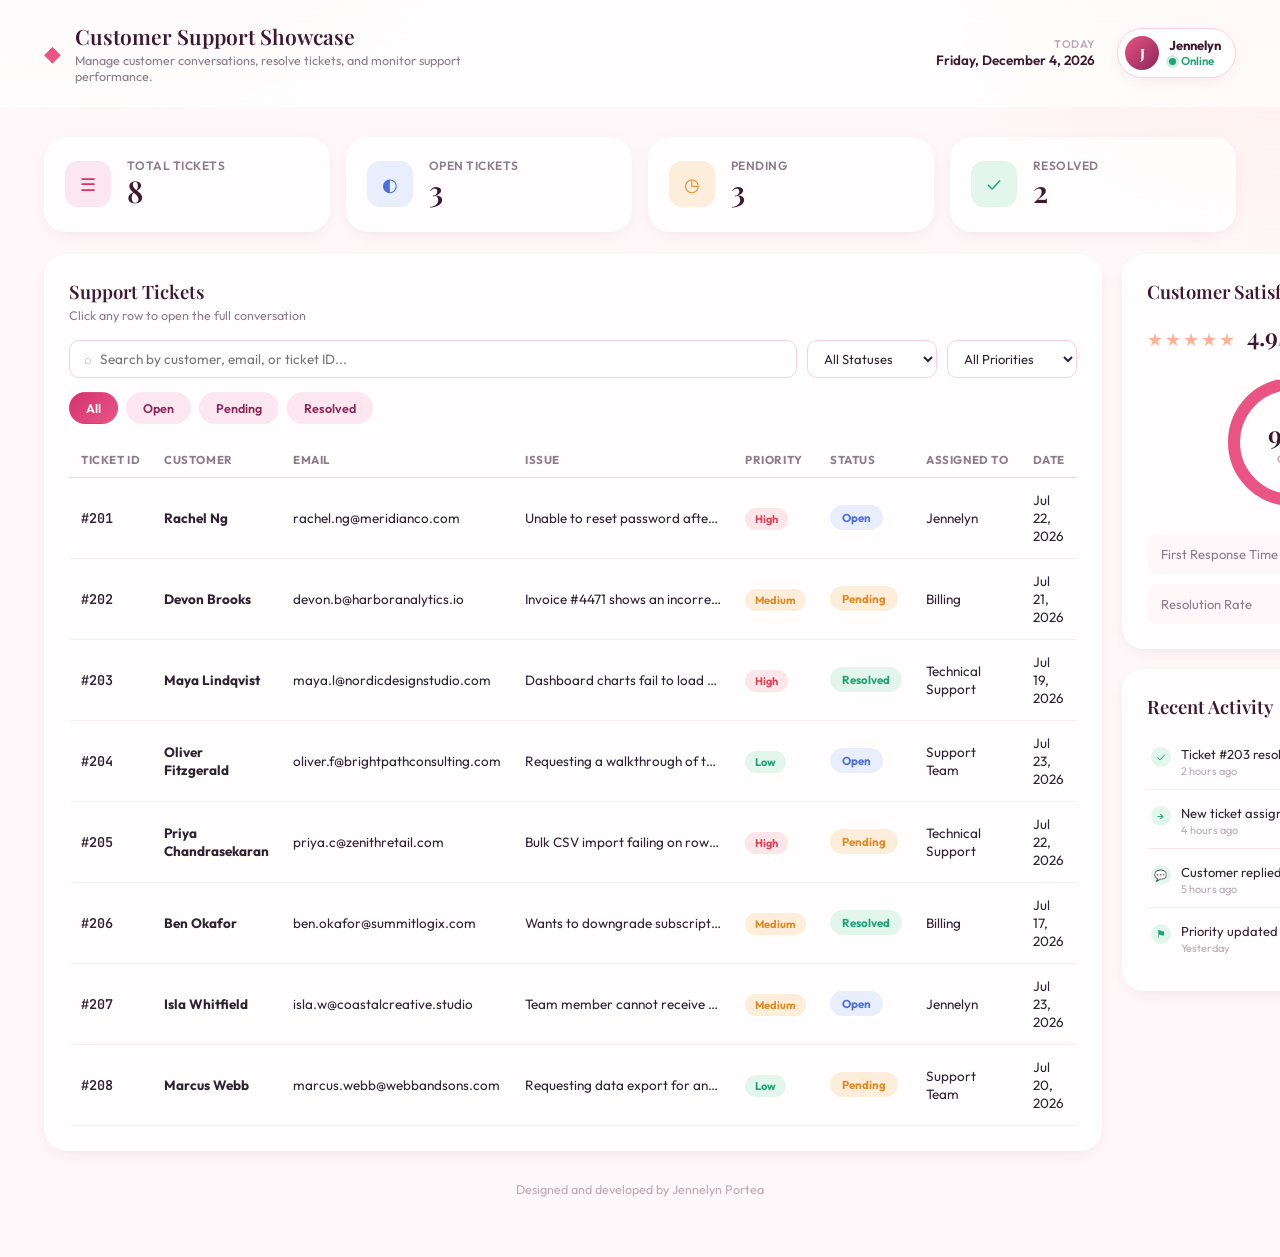
<file: customer-support-showcase/index.html>
<!DOCTYPE html>
<html lang="en">
<head>
<meta charset="UTF-8">
<meta name="viewport" content="width=device-width, initial-scale=1.0">
<title>Customer Support Showcase — Agent Dashboard</title>
<link rel="preconnect" href="https://fonts.googleapis.com">
<link rel="preconnect" href="https://fonts.gstatic.com" crossorigin>
<link href="https://fonts.googleapis.com/css2?family=Playfair+Display:wght@500;600;700&family=Outfit:wght@400;500;600;700;800&family=JetBrains+Mono:wght@500;600&display=swap" rel="stylesheet">
<link rel="stylesheet" href="style.css">
</head>
<body>

<!-- ============ HEADER ============ -->
<header class="topbar">
  <div class="topbar-left">
    <span class="brand-mark">◆</span>
    <div>
      <h1>Customer Support Showcase</h1>
      <p>Manage customer conversations, resolve tickets, and monitor support performance.</p>
    </div>
  </div>

  <div class="topbar-right">
    <div class="topbar-stat">
      <span class="topbar-stat-label">Today</span>
      <span class="topbar-stat-value" id="currentDate">—</span>
    </div>
    <div class="agent-chip">
      <div class="agent-avatar">J</div>
      <div class="agent-info">
        <strong>Jennelyn</strong>
        <span class="online-indicator"><i></i> Online</span>
      </div>
    </div>
  </div>
</header>

<main class="wrap">

  <!-- ============ STAT CARDS ============ -->
  <section class="stat-grid" aria-label="Ticket summary">
    <div class="stat-card">
      <div class="stat-ico ico-total">☰</div>
      <div class="stat-body">
        <span class="stat-label">Total Tickets</span>
        <span class="stat-value" id="statTotal" data-target="0">0</span>
      </div>
    </div>
    <div class="stat-card">
      <div class="stat-ico ico-open">◐</div>
      <div class="stat-body">
        <span class="stat-label">Open Tickets</span>
        <span class="stat-value" id="statOpen" data-target="0">0</span>
      </div>
    </div>
    <div class="stat-card">
      <div class="stat-ico ico-pending">◷</div>
      <div class="stat-body">
        <span class="stat-label">Pending</span>
        <span class="stat-value" id="statPending" data-target="0">0</span>
      </div>
    </div>
    <div class="stat-card">
      <div class="stat-ico ico-resolved">✓</div>
      <div class="stat-body">
        <span class="stat-label">Resolved</span>
        <span class="stat-value" id="statResolved" data-target="0">0</span>
      </div>
    </div>
  </section>

  <div class="layout-grid">

    <!-- ============ TICKETS PANEL ============ -->
    <section class="panel tickets-panel">
      <div class="panel-head">
        <h2>Support Tickets</h2>
        <span class="panel-caption">Click any row to open the full conversation</span>
      </div>

      <div class="panel-tools">
        <div class="search-box">
          <span>⌕</span>
          <input type="text" id="searchInput" placeholder="Search by customer, email, or ticket ID...">
        </div>
        <select id="filterStatus" class="select-input">
          <option value="">All Statuses</option>
          <option value="Open">Open</option>
          <option value="Pending">Pending</option>
          <option value="Resolved">Resolved</option>
        </select>
        <select id="filterPriority" class="select-input">
          <option value="">All Priorities</option>
          <option value="High">High</option>
          <option value="Medium">Medium</option>
          <option value="Low">Low</option>
        </select>
      </div>

      <div class="chip-filters" id="chipFilters">
        <button class="chip active" data-status="">All</button>
        <button class="chip" data-status="Open">Open</button>
        <button class="chip" data-status="Pending">Pending</button>
        <button class="chip" data-status="Resolved">Resolved</button>
      </div>

      <div class="table-wrap">
        <table class="ticket-table" id="ticketTable">
          <thead>
            <tr>
              <th>Ticket ID</th>
              <th>Customer</th>
              <th>Email</th>
              <th>Issue</th>
              <th>Priority</th>
              <th>Status</th>
              <th>Assigned To</th>
              <th>Date</th>
            </tr>
          </thead>
          <tbody id="ticketTableBody"></tbody>
        </table>

        <div class="empty-state" id="emptyState" hidden>
          <div class="empty-icon">◈</div>
          <h3>No tickets found</h3>
          <p>Try a different search term or clear your filters.</p>
        </div>
      </div>
    </section>

    <!-- ============ SIDE COLUMN ============ -->
    <aside class="side-col">

      <!-- Satisfaction ring — signature element -->
      <section class="panel satisfaction-card">
        <div class="panel-head">
          <h2>Customer Satisfaction</h2>
        </div>

        <div class="rating-row">
          <div class="stars" aria-label="4.9 out of 5 stars">★★★★★</div>
          <div class="rating-num">4.9<span>/5</span></div>
        </div>

        <div class="ring-wrap">
          <svg viewBox="0 0 140 140" class="ring-svg">
            <circle cx="70" cy="70" r="58" class="ring-track"></circle>
            <circle cx="70" cy="70" r="58" class="ring-progress" id="ringProgress"></circle>
          </svg>
          <div class="ring-center">
            <span class="ring-value">96%</span>
            <span class="ring-label">CSAT</span>
          </div>
        </div>

        <div class="metric-list">
          <div class="metric-row">
            <span>First Response Time</span>
            <strong>12 min</strong>
          </div>
          <div class="metric-row">
            <span>Resolution Rate</span>
            <strong>98%</strong>
          </div>
        </div>
      </section>

      <!-- Recent activity -->
      <section class="panel activity-card">
        <div class="panel-head">
          <h2>Recent Activity</h2>
        </div>
        <ul class="activity-list" id="activityList"></ul>
      </section>

    </aside>
  </div>

  <footer class="page-footer">
    <p>Designed and developed by Jennelyn Portea</p>
  </footer>
</main>

<!-- ============ TICKET DETAIL MODAL ============ -->
<div class="modal-overlay" id="ticketModalOverlay">
  <div class="modal" role="dialog" aria-modal="true" aria-labelledby="ticketModalTitle">
    <div class="modal-head">
      <div>
        <h2 id="ticketModalTitle">Ticket Details</h2>
        <span class="modal-subid" id="modalTicketId"></span>
      </div>
      <button class="modal-close" id="closeTicketModal" aria-label="Close">×</button>
    </div>

    <div class="modal-body">
      <div class="profile-grid">
        <div class="profile-item"><span>Customer Name</span><strong id="dCustomer"></strong></div>
        <div class="profile-item"><span>Email</span><strong id="dEmail"></strong></div>
        <div class="profile-item"><span>Priority</span><strong id="dPriority"></strong></div>
        <div class="profile-item"><span>Date Created</span><strong id="dDate"></strong></div>
      </div>

      <div class="detail-section">
        <h4>Issue Description</h4>
        <p id="dIssue" class="detail-text"></p>
      </div>

      <div class="detail-section">
        <h4>Conversation History</h4>
        <div class="convo-thread" id="dConvo"></div>
      </div>

      <div class="detail-section">
        <h4>Resolution Notes</h4>
        <p id="dResolution" class="detail-text"></p>
      </div>

      <div class="detail-section detail-grid-2">
        <div class="form-field">
          <label for="dAssign">Assign Agent</label>
          <select id="dAssign">
            <option>Jennelyn</option>
            <option>Support Team</option>
            <option>Billing</option>
            <option>Technical Support</option>
          </select>
        </div>
        <div class="form-field">
          <label for="dStatus">Ticket Status</label>
          <select id="dStatus">
            <option>Open</option>
            <option>Pending</option>
            <option>Resolved</option>
          </select>
        </div>
      </div>

      <div class="status-stepper" id="statusStepper">
        <div class="step" data-step="Open"><span class="step-dot"></span> Open</div>
        <div class="step-line"></div>
        <div class="step" data-step="Pending"><span class="step-dot"></span> Pending</div>
        <div class="step-line"></div>
        <div class="step" data-step="Resolved"><span class="step-dot"></span> Resolved</div>
      </div>

      <div class="modal-actions">
        <button type="button" class="btn btn-ghost" id="closeTicketModalBtn">Close</button>
        <button type="button" class="btn btn-primary" id="saveTicketBtn">Save Changes</button>
      </div>
    </div>
  </div>
</div>

<div class="toast" id="toast"></div>

<script src="script.js"></script>
</body>
</html>
</file>
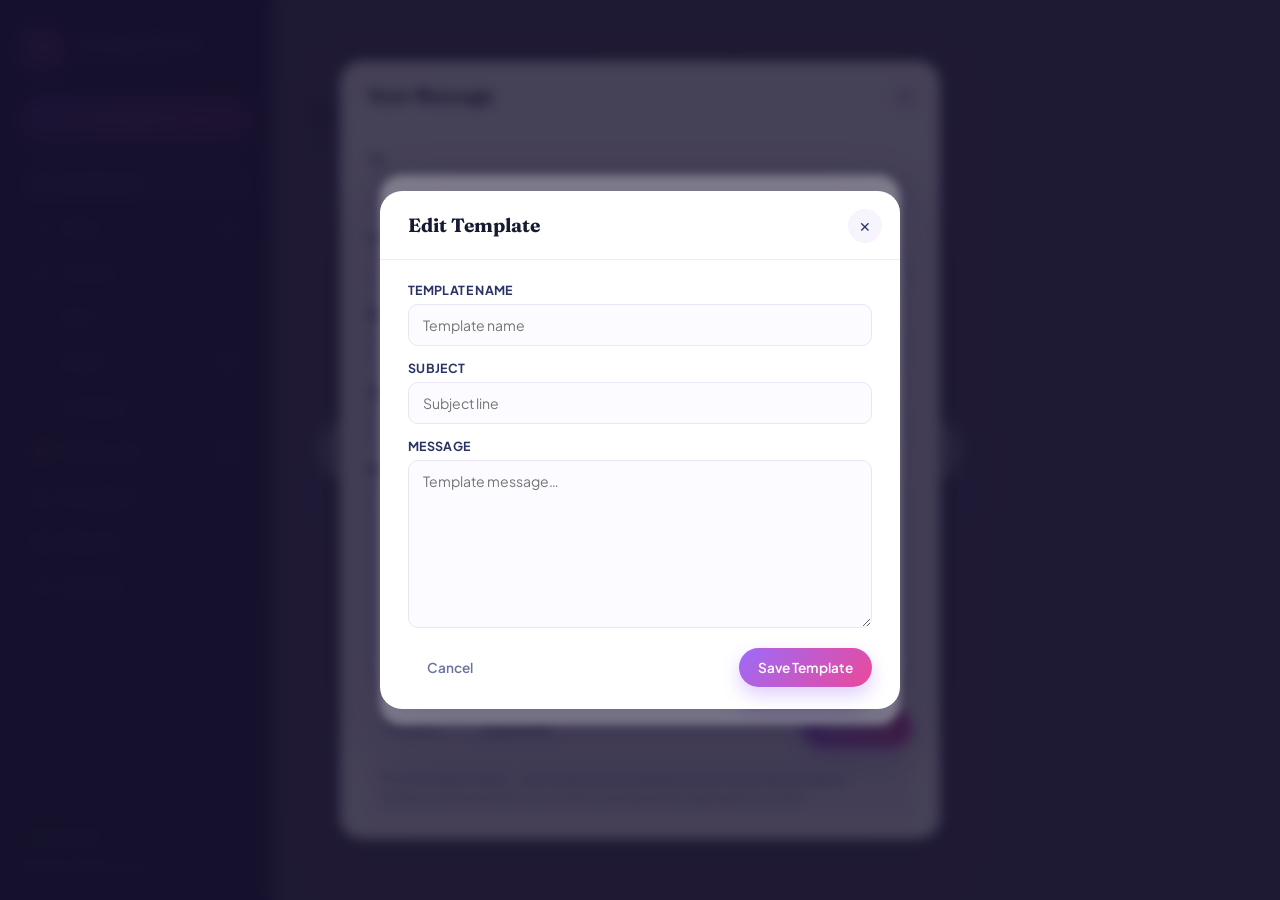
<file: email-management/index.html>
<!DOCTYPE html>
<html lang="en">
<head>
<meta charset="UTF-8">
<meta name="viewport" content="width=device-width, initial-scale=1.0">
<title>Jennelyn Portea — Email Management Dashboard</title>
<meta name="description" content="Premium Email Management Dashboard — Virtual Assistant portfolio demo by Jennelyn Portea.">
<link rel="preconnect" href="https://fonts.googleapis.com">
<link rel="preconnect" href="https://fonts.gstatic.com" crossorigin>
<link href="https://fonts.googleapis.com/css2?family=Fraunces:ital,opsz,wght@0,9..144,400;0,9..144,500;0,9..144,600;0,9..144,700;1,9..144,500&family=Plus+Jakarta+Sans:wght@400;500;600;700;800&display=swap" rel="stylesheet">
<link rel="stylesheet" href="style.css">
</head>
<body>

<!-- ============ SKIP LINK ============ -->
<a href="#main-content" class="skip-link">Skip to main content</a>

<!-- ============ MOBILE TOP BAR ============ -->
<header class="mobile-topbar">
  <button id="mobileMenuToggle" class="icon-btn" aria-label="Open navigation menu" aria-expanded="false" aria-controls="sidebar">
    <svg width="22" height="22" viewBox="0 0 24 24" fill="none"><path d="M3 6h18M3 12h18M3 18h18" stroke="currentColor" stroke-width="2" stroke-linecap="round"/></svg>
  </button>
  <span class="mobile-brand">Jennelyn Portea</span>
  <button id="mobileComposeBtn" class="icon-btn" aria-label="Compose new email">
    <svg width="20" height="20" viewBox="0 0 24 24" fill="none"><path d="M12 5v14M5 12h14" stroke="currentColor" stroke-width="2" stroke-linecap="round"/></svg>
  </button>
</header>

<div class="app-shell">

  <!-- ============ SIDEBAR ============ -->
  <div id="sidebarOverlay" class="sidebar-overlay" hidden></div>
  <aside id="sidebar" class="sidebar" aria-label="Primary navigation">
    <div class="brand-block">
      <div class="brand-mark" aria-hidden="true">JP</div>
      <div class="brand-text">
        <span class="brand-name">Jennelyn Portea</span>
        <span class="brand-role">Virtual Assistant</span>
      </div>
      <button id="sidebarClose" class="icon-btn sidebar-close" aria-label="Close navigation menu">
        <svg width="18" height="18" viewBox="0 0 24 24" fill="none"><path d="M6 6l12 12M18 6L6 18" stroke="currentColor" stroke-width="2" stroke-linecap="round"/></svg>
      </button>
    </div>

    <button id="composeBtn" class="compose-btn">
      <svg width="16" height="16" viewBox="0 0 24 24" fill="none"><path d="M12 5v14M5 12h14" stroke="currentColor" stroke-width="2.2" stroke-linecap="round"/></svg>
      Compose Email
    </button>

    <nav class="nav-list" aria-label="Dashboard sections">
      <button class="nav-item is-active" data-view="dashboard">
        <span class="nav-ico" aria-hidden="true">◆</span><span>Dashboard</span>
      </button>
      <button class="nav-item" data-view="inbox">
        <span class="nav-ico" aria-hidden="true">✉</span><span>Inbox</span>
        <span class="nav-badge" id="badgeInbox">0</span>
      </button>
      <button class="nav-item" data-view="starred">
        <span class="nav-ico" aria-hidden="true">★</span><span>Starred</span>
      </button>
      <button class="nav-item" data-view="sent">
        <span class="nav-ico" aria-hidden="true">➤</span><span>Sent</span>
      </button>
      <button class="nav-item" data-view="drafts">
        <span class="nav-ico" aria-hidden="true">✎</span><span>Drafts</span>
        <span class="nav-badge" id="badgeDrafts">0</span>
      </button>
      <button class="nav-item" data-view="archived">
        <span class="nav-ico" aria-hidden="true">▢</span><span>Archived</span>
      </button>
      <button class="nav-item" data-view="followups">
        <span class="nav-ico" aria-hidden="true">⏰</span><span>Follow-ups</span>
        <span class="nav-badge" id="badgeFollowups">0</span>
      </button>
      <button class="nav-item" data-view="templates">
        <span class="nav-ico" aria-hidden="true">▤</span><span>Templates</span>
      </button>
      <button class="nav-item" data-view="reports">
        <span class="nav-ico" aria-hidden="true">▦</span><span>Reports</span>
      </button>
      <button class="nav-item" data-view="settings">
        <span class="nav-ico" aria-hidden="true">⚙</span><span>Settings</span>
      </button>
    </nav>

    <div class="sidebar-footer">
      <div class="status-pill"><span class="status-dot"></span> Available</div>
      <p class="demo-note">Portfolio Demo Mode</p>
    </div>
  </aside>

  <!-- ============ MAIN CONTENT ============ -->
  <main id="main-content" class="main-content">

    <!-- Top search / filter bar (shown for list views) -->
    <div id="toolbar" class="toolbar">
      <div class="search-wrap">
        <svg width="16" height="16" viewBox="0 0 24 24" fill="none" aria-hidden="true"><circle cx="11" cy="11" r="7" stroke="currentColor" stroke-width="2"/><path d="M21 21l-4.3-4.3" stroke="currentColor" stroke-width="2" stroke-linecap="round"/></svg>
        <label for="searchInput" class="sr-only">Search emails</label>
        <input type="search" id="searchInput" placeholder="Search by sender, subject, category…" autocomplete="off">
      </div>
      <div class="filter-scroll" id="filterBar" role="group" aria-label="Email filters"></div>
    </div>

    <!-- View header -->
    <div class="view-header">
      <div>
        <h1 id="viewTitle">Dashboard</h1>
        <p id="viewSubtitle" class="view-subtitle">Welcome back — here's what's happening today.</p>
      </div>
      <div class="view-header-actions" id="viewHeaderActions"></div>
    </div>

    <!-- Dynamic view mount point -->
    <div id="viewRoot"></div>

  </main>
</div>

<!-- ============ EMAIL DETAIL MODAL ============ -->
<div id="emailModal" class="modal-overlay" hidden>
  <div class="modal email-modal" role="dialog" aria-modal="true" aria-labelledby="emailModalSubject">
    <button type="button" class="modal-close" id="closeEmailModal" aria-label="Close email">✕</button>
    <div id="emailModalBody"></div>
  </div>
</div>

<!-- ============ COMPOSER MODAL ============ -->
<div id="composerModal" class="modal-overlay" hidden>
  <div class="modal composer-modal" role="dialog" aria-modal="true" aria-labelledby="composerTitle">
    <div class="composer-header">
      <h2 id="composerTitle">New Message</h2>
      <button type="button" class="modal-close" id="closeComposerModal" aria-label="Close composer">✕</button>
    </div>
    <form id="composerForm" class="composer-form" novalidate>
      <input type="hidden" id="composerMode" value="new">
      <input type="hidden" id="composerRefId" value="">
      <input type="hidden" id="composerDraftId" value="">

      <div class="field-row">
        <label for="composeTo">To</label>
        <input type="text" id="composeTo" placeholder="recipient@email.com" autocomplete="off">
      </div>
      <div class="field-row cc-bcc-row">
        <div class="field-half">
          <label for="composeCc">CC</label>
          <input type="text" id="composeCc" placeholder="cc@email.com (optional)" autocomplete="off">
        </div>
        <div class="field-half">
          <label for="composeBcc">BCC</label>
          <input type="text" id="composeBcc" placeholder="bcc@email.com (optional)" autocomplete="off">
        </div>
      </div>
      <div class="field-row">
        <label for="composeSubject">Subject</label>
        <input type="text" id="composeSubject" placeholder="Email subject" autocomplete="off">
      </div>
      <div class="field-row grow">
        <label for="composeMessage">Message</label>
        <textarea id="composeMessage" rows="10" placeholder="Write your message…"></textarea>
      </div>
      <p class="field-error" id="composerError" hidden></p>

      <div class="composer-footer">
        <div class="composer-footer-left">
          <button type="button" class="btn btn-ghost" id="composeDiscardBtn">Discard</button>
          <button type="button" class="btn btn-outline" id="composeSaveDraftBtn">Save Draft</button>
        </div>
        <button type="submit" class="btn btn-primary" id="composeSendBtn">
          <span class="btn-label">Send Email</span>
        </button>
      </div>
      <p class="demo-mode-note">Portfolio Demo Mode — real Gmail/Outlook sending can be connected through an authenticated email API or automation backend when deployed for a client.</p>
    </form>
  </div>
</div>

<!-- ============ FOLLOW-UP MODAL ============ -->
<div id="followupModal" class="modal-overlay" hidden>
  <div class="modal followup-modal" role="dialog" aria-modal="true" aria-labelledby="followupModalTitle">
    <div class="composer-header">
      <h2 id="followupModalTitle">Add Follow-up</h2>
      <button type="button" class="modal-close" id="closeFollowupModal" aria-label="Close follow-up form">✕</button>
    </div>
    <form id="followupForm" class="composer-form" novalidate>
      <input type="hidden" id="followupId" value="">
      <div class="field-row">
        <label for="followupContact">Contact</label>
        <input type="text" id="followupContact" placeholder="Contact name" autocomplete="off">
      </div>
      <div class="field-row">
        <label for="followupCompany">Company</label>
        <input type="text" id="followupCompany" placeholder="Company name" autocomplete="off">
      </div>
      <div class="field-row">
        <label for="followupSubject">Subject</label>
        <input type="text" id="followupSubject" placeholder="What's this about?" autocomplete="off">
      </div>
      <div class="field-row cc-bcc-row">
        <div class="field-half">
          <label for="followupDate">Follow-up date</label>
          <input type="date" id="followupDate">
        </div>
        <div class="field-half">
          <label for="followupPriority">Priority</label>
          <select id="followupPriority">
            <option value="High">High</option>
            <option value="Medium" selected>Medium</option>
            <option value="Low">Low</option>
          </select>
        </div>
      </div>
      <p class="field-error" id="followupError" hidden></p>
      <div class="composer-footer">
        <div class="composer-footer-left">
          <button type="button" class="btn btn-ghost" id="followupCancelBtn">Cancel</button>
        </div>
        <button type="submit" class="btn btn-primary">Save Follow-up</button>
      </div>
    </form>
  </div>
</div>

<!-- ============ TEMPLATE EDIT MODAL ============ -->
<div id="templateModal" class="modal-overlay" hidden>
  <div class="modal followup-modal" role="dialog" aria-modal="true" aria-labelledby="templateModalTitle">
    <div class="composer-header">
      <h2 id="templateModalTitle">Edit Template</h2>
      <button type="button" class="modal-close" id="closeTemplateModal" aria-label="Close template editor">✕</button>
    </div>
    <form id="templateForm" class="composer-form" novalidate>
      <input type="hidden" id="templateId" value="">
      <div class="field-row">
        <label for="templateName">Template name</label>
        <input type="text" id="templateName" placeholder="Template name" autocomplete="off">
      </div>
      <div class="field-row">
        <label for="templateSubject">Subject</label>
        <input type="text" id="templateSubject" placeholder="Subject line" autocomplete="off">
      </div>
      <div class="field-row grow">
        <label for="templateMessage">Message</label>
        <textarea id="templateMessage" rows="8" placeholder="Template message…"></textarea>
      </div>
      <p class="field-error" id="templateError" hidden></p>
      <div class="composer-footer">
        <div class="composer-footer-left">
          <button type="button" class="btn btn-ghost" id="templateCancelBtn">Cancel</button>
        </div>
        <button type="submit" class="btn btn-primary">Save Template</button>
      </div>
    </form>
  </div>
</div>


<!-- ============ TOAST CONTAINER ============ -->
<div id="toastContainer" class="toast-container" aria-live="polite" aria-atomic="true"></div>

<script src="script.js"></script>
</body>
</html>
</file>
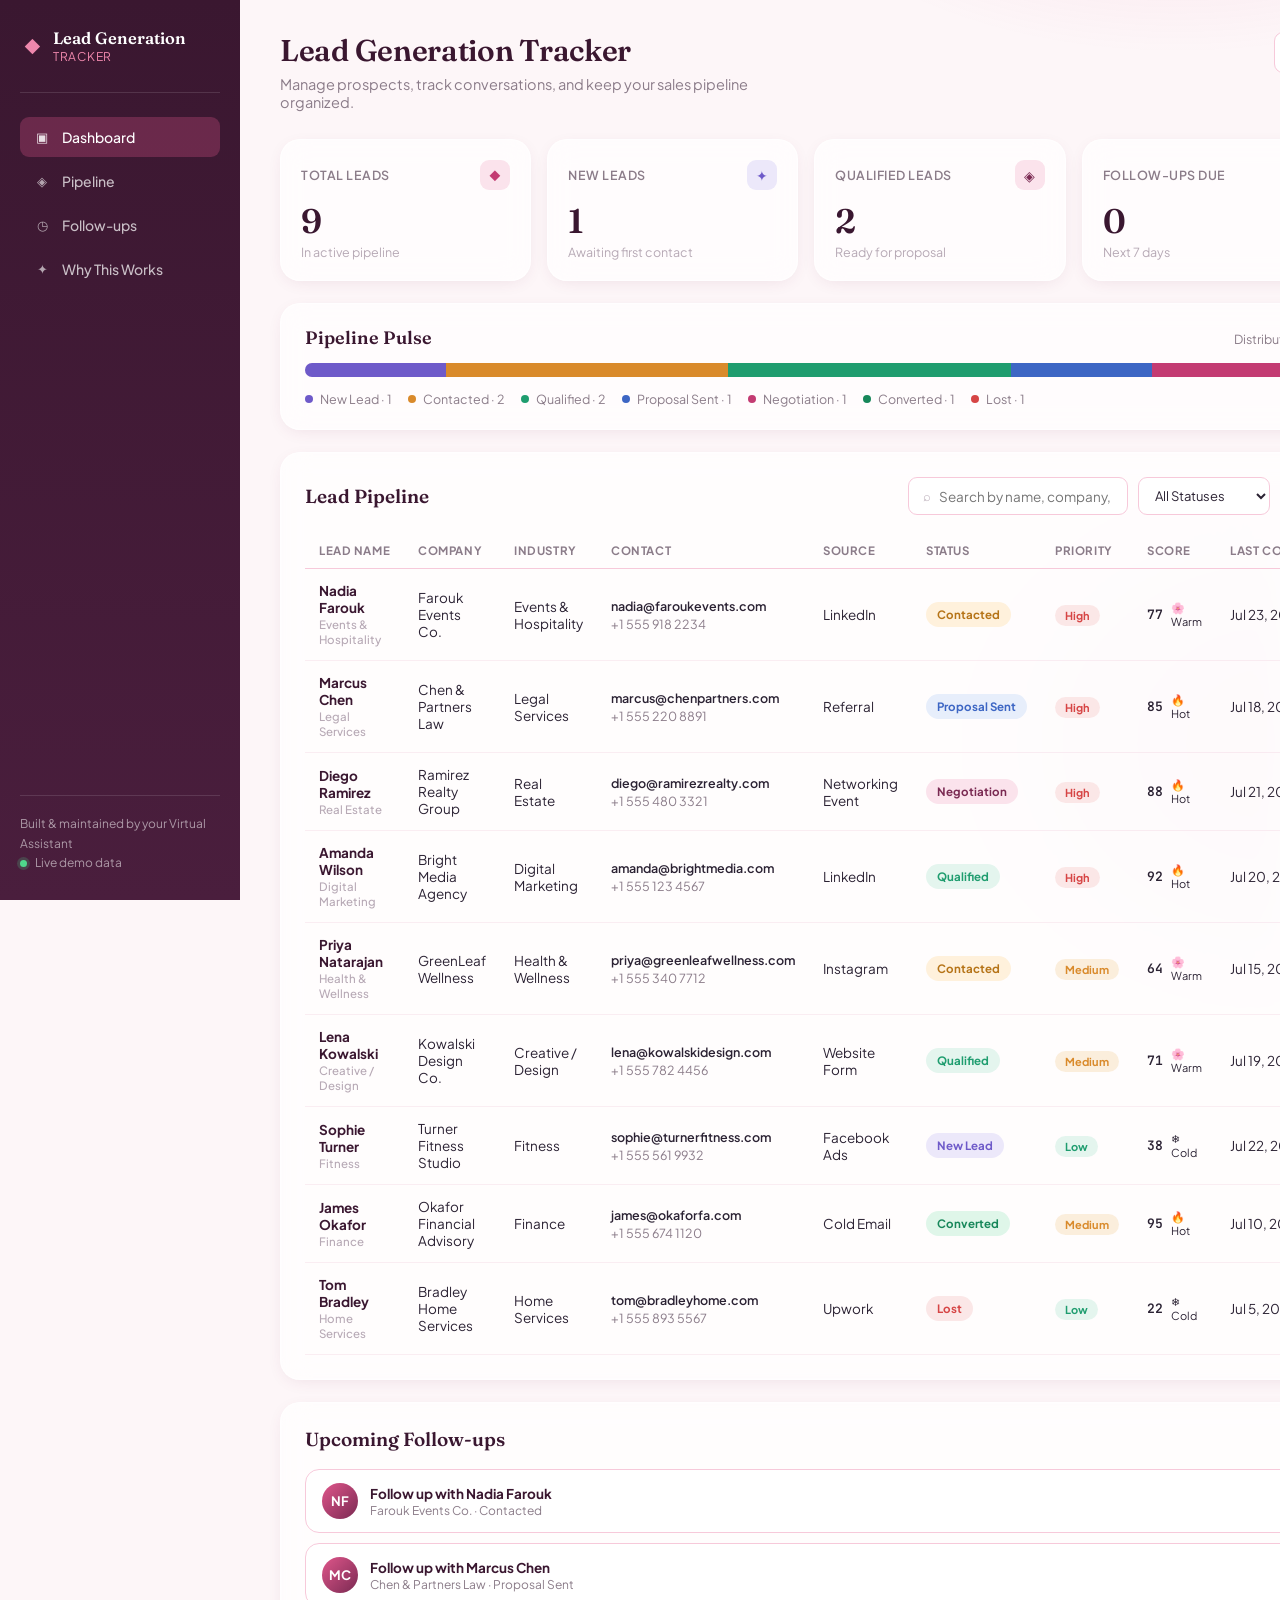
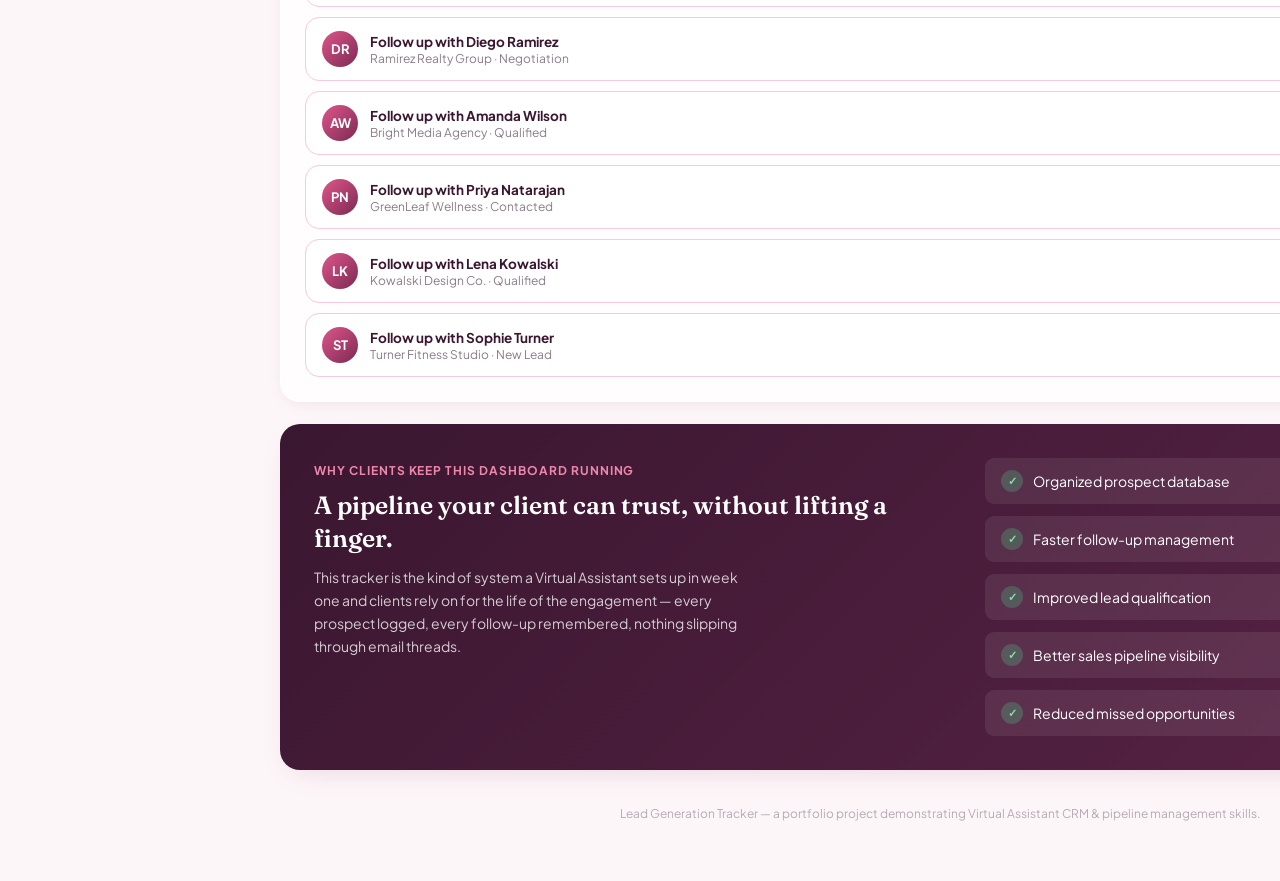
<file: lead-generation-tracker/index.html>
<!DOCTYPE html>
<html lang="en">
<head>
<meta charset="UTF-8">
<meta name="viewport" content="width=device-width, initial-scale=1.0">
<title>Lead Generation Tracker — Prospect &amp; Pipeline Dashboard</title>
<link rel="preconnect" href="https://fonts.googleapis.com">
<link rel="preconnect" href="https://fonts.gstatic.com" crossorigin>
<link href="https://fonts.googleapis.com/css2?family=Fraunces:opsz,wght@9..144,500;9..144,600;9..144,700&family=Plus+Jakarta+Sans:wght@400;500;600;700;800&family=JetBrains+Mono:wght@500;600&display=swap" rel="stylesheet">
<link rel="stylesheet" href="style.css">
</head>
<body>

<!-- ============ SIDEBAR ============ -->
<aside class="sidebar">
  <div class="brand">
    <span class="brand-mark">◆</span>
    <div class="brand-text">
      <strong>Lead Generation</strong>
      <span>Tracker</span>
    </div>
  </div>

  <nav class="side-nav">
    <a href="#dashboard" class="side-link active" data-nav="dashboard">
      <span class="side-ico">▣</span> Dashboard
    </a>
    <a href="#pipeline" class="side-link" data-nav="pipeline">
      <span class="side-ico">◈</span> Pipeline
    </a>
    <a href="#followups" class="side-link" data-nav="followups">
      <span class="side-ico">◷</span> Follow-ups
    </a>
    <a href="#about" class="side-link" data-nav="about">
      <span class="side-ico">✦</span> Why This Works
    </a>
  </nav>

  <div class="side-footer">
    <p>Built &amp; maintained by your Virtual Assistant</p>
    <span class="side-footer-dot"></span> Live demo data
  </div>
</aside>

<!-- ============ MAIN ============ -->
<div class="main">

  <!-- Topbar -->
  <header class="topbar">
    <div class="topbar-heading">
      <h1>Lead Generation Tracker</h1>
      <p>Manage prospects, track conversations, and keep your sales pipeline organized.</p>
    </div>
    <div class="topbar-actions">
      <button class="btn btn-ghost" id="exportBtn">
        <span>⇩</span> Export Leads CSV
      </button>
      <button class="btn btn-primary" id="addLeadBtn">
        <span>+</span> Add New Lead
      </button>
    </div>
  </header>

  <!-- KPI Cards -->
  <section class="kpi-grid" aria-label="Pipeline summary">
    <div class="kpi-card">
      <div class="kpi-top">
        <span class="kpi-label">Total Leads</span>
        <span class="kpi-ico ico-total">◆</span>
      </div>
      <div class="kpi-value" id="kpiTotal">0</div>
      <div class="kpi-sub">In active pipeline</div>
    </div>

    <div class="kpi-card">
      <div class="kpi-top">
        <span class="kpi-label">New Leads</span>
        <span class="kpi-ico ico-new">✦</span>
      </div>
      <div class="kpi-value" id="kpiNew">0</div>
      <div class="kpi-sub">Awaiting first contact</div>
    </div>

    <div class="kpi-card">
      <div class="kpi-top">
        <span class="kpi-label">Qualified Leads</span>
        <span class="kpi-ico ico-qualified">◈</span>
      </div>
      <div class="kpi-value" id="kpiQualified">0</div>
      <div class="kpi-sub">Ready for proposal</div>
    </div>

    <div class="kpi-card">
      <div class="kpi-top">
        <span class="kpi-label">Follow-ups Due</span>
        <span class="kpi-ico ico-followup">◷</span>
      </div>
      <div class="kpi-value" id="kpiFollowups">0</div>
      <div class="kpi-sub">Next 7 days</div>
    </div>

    <div class="kpi-card">
      <div class="kpi-top">
        <span class="kpi-label">Converted Clients</span>
        <span class="kpi-ico ico-converted">✓</span>
      </div>
      <div class="kpi-value" id="kpiConverted">0</div>
      <div class="kpi-sub">Closed &amp; won</div>
    </div>
  </section>

  <!-- Pipeline Pulse — signature element: segmented stage bar -->
  <section class="pulse-card" aria-label="Pipeline health">
    <div class="pulse-head">
      <h2>Pipeline Pulse</h2>
      <span class="pulse-caption">Distribution of every lead currently in the pipeline, by stage</span>
    </div>
    <div class="pulse-bar" id="pulseBar"></div>
    <div class="pulse-legend" id="pulseLegend"></div>
  </section>

  <!-- Lead Management -->
  <section class="panel" id="pipeline">
    <div class="panel-head">
      <h2>Lead Pipeline</h2>
      <div class="panel-tools">
        <div class="search-box">
          <span>⌕</span>
          <input type="text" id="searchInput" placeholder="Search by name, company, or email...">
        </div>
        <select id="filterStatus" class="select-input">
          <option value="">All Statuses</option>
          <option value="New Lead">New Lead</option>
          <option value="Contacted">Contacted</option>
          <option value="Qualified">Qualified</option>
          <option value="Proposal Sent">Proposal Sent</option>
          <option value="Negotiation">Negotiation</option>
          <option value="Converted">Converted</option>
          <option value="Lost">Lost</option>
        </select>
        <select id="filterPriority" class="select-input">
          <option value="">All Priorities</option>
          <option value="High">High</option>
          <option value="Medium">Medium</option>
          <option value="Low">Low</option>
        </select>
        <select id="filterSource" class="select-input">
          <option value="">All Sources</option>
        </select>
      </div>
    </div>

    <div class="table-wrap">
      <table class="lead-table" id="leadTable">
        <thead>
          <tr>
            <th data-sort="name">Lead Name</th>
            <th data-sort="company">Company</th>
            <th data-sort="industry">Industry</th>
            <th>Contact</th>
            <th data-sort="source">Source</th>
            <th data-sort="status">Status</th>
            <th data-sort="priority">Priority</th>
            <th data-sort="score">Score</th>
            <th data-sort="lastContact">Last Contact</th>
            <th data-sort="nextFollowup">Next Follow-up</th>
            <th class="actions-col">Actions</th>
          </tr>
        </thead>
        <tbody id="leadTableBody">
          <!-- rendered by script.js -->
        </tbody>
      </table>

      <div class="empty-state" id="emptyState" hidden>
        <div class="empty-icon">◈</div>
        <h3>No prospects found.</h3>
        <p>Start building your pipeline by adding your first lead.</p>
        <button class="btn btn-primary" id="emptyAddBtn">+ Add Lead</button>
      </div>
    </div>
  </section>

  <!-- Follow-ups -->
  <section class="panel" id="followups">
    <div class="panel-head">
      <h2>Upcoming Follow-ups</h2>
      <span class="panel-caption">Every scheduled touchpoint, soonest first</span>
    </div>
    <div class="followup-list" id="followupList"></div>
  </section>

  <!-- VA value section -->
  <section class="about-card" id="about">
    <div class="about-copy">
      <span class="about-eyebrow">Why clients keep this dashboard running</span>
      <h2>A pipeline your client can trust, without lifting a finger.</h2>
      <p>This tracker is the kind of system a Virtual Assistant sets up in week one and clients rely on for the life of the engagement — every prospect logged, every follow-up remembered, nothing slipping through email threads.</p>
    </div>
    <ul class="about-list">
      <li><span>✓</span> Organized prospect database</li>
      <li><span>✓</span> Faster follow-up management</li>
      <li><span>✓</span> Improved lead qualification</li>
      <li><span>✓</span> Better sales pipeline visibility</li>
      <li><span>✓</span> Reduced missed opportunities</li>
    </ul>
  </section>

  <footer class="page-footer">
    <p>Lead Generation Tracker — a portfolio project demonstrating Virtual Assistant CRM &amp; pipeline management skills.</p>
  </footer>
</div>

<!-- ============ ADD / EDIT LEAD MODAL ============ -->
<div class="modal-overlay" id="leadModalOverlay">
  <div class="modal" role="dialog" aria-modal="true" aria-labelledby="leadModalTitle">
    <div class="modal-head">
      <h2 id="leadModalTitle">Add New Lead</h2>
      <button class="modal-close" id="closeLeadModal" aria-label="Close">×</button>
    </div>
    <form id="leadForm" class="lead-form">
      <input type="hidden" id="leadId">

      <div class="form-grid">
        <div class="form-field">
          <label for="fName">Full Name *</label>
          <input type="text" id="fName" required placeholder="e.g. Jordan Alvarez">
          <span class="field-error" id="err-fName"></span>
        </div>
        <div class="form-field">
          <label for="fCompany">Company Name *</label>
          <input type="text" id="fCompany" required placeholder="e.g. Alvarez Consulting">
          <span class="field-error" id="err-fCompany"></span>
        </div>
        <div class="form-field">
          <label for="fIndustry">Industry</label>
          <input type="text" id="fIndustry" placeholder="e.g. Real Estate">
        </div>
        <div class="form-field">
          <label for="fEmail">Email *</label>
          <input type="email" id="fEmail" required placeholder="name@company.com">
          <span class="field-error" id="err-fEmail"></span>
        </div>
        <div class="form-field">
          <label for="fPhone">Phone Number</label>
          <input type="text" id="fPhone" placeholder="+1 555 000 0000">
        </div>
        <div class="form-field">
          <label for="fSource">Lead Source</label>
          <select id="fSource">
            <option>LinkedIn</option>
            <option>Referral</option>
            <option>Cold Email</option>
            <option>Website Form</option>
            <option>Instagram</option>
            <option>Facebook Ads</option>
            <option>Networking Event</option>
            <option>Upwork</option>
          </select>
        </div>
        <div class="form-field">
          <label for="fStatus">Lead Status</label>
          <select id="fStatus">
            <option>New Lead</option>
            <option>Contacted</option>
            <option>Qualified</option>
            <option>Proposal Sent</option>
            <option>Negotiation</option>
            <option>Converted</option>
            <option>Lost</option>
          </select>
        </div>
        <div class="form-field">
          <label for="fPriority">Priority</label>
          <select id="fPriority">
            <option>High</option>
            <option selected>Medium</option>
            <option>Low</option>
          </select>
        </div>
        <div class="form-field">
          <label for="fScore">Lead Score (0–100)</label>
          <input type="number" id="fScore" min="0" max="100" value="50">
          <span class="field-error" id="err-fScore"></span>
        </div>
        <div class="form-field">
          <label for="fLastContact">Last Contact Date</label>
          <input type="date" id="fLastContact">
        </div>
        <div class="form-field">
          <label for="fNextFollowup">Next Follow-up Date</label>
          <input type="date" id="fNextFollowup">
        </div>
      </div>

      <div class="form-field form-field-full">
        <label for="fNotes">Notes</label>
        <textarea id="fNotes" rows="3" placeholder="Context, pain points, conversation summary..."></textarea>
      </div>

      <div class="modal-actions">
        <button type="button" class="btn btn-ghost" id="cancelLeadModal">Cancel</button>
        <button type="submit" class="btn btn-primary" id="saveLeadBtn">Save Lead</button>
      </div>
    </form>
  </div>
</div>

<!-- ============ VIEW LEAD PROFILE MODAL ============ -->
<div class="modal-overlay" id="viewModalOverlay">
  <div class="modal modal-profile" role="dialog" aria-modal="true">
    <div class="modal-head">
      <h2>Lead Profile</h2>
      <button class="modal-close" id="closeViewModal" aria-label="Close">×</button>
    </div>
    <div class="profile-body" id="profileBody"><!-- rendered by script.js --></div>
  </div>
</div>

<!-- ============ DELETE CONFIRM MODAL ============ -->
<div class="modal-overlay" id="deleteModalOverlay">
  <div class="modal modal-small" role="dialog" aria-modal="true">
    <div class="modal-head">
      <h2>Delete Lead</h2>
      <button class="modal-close" id="closeDeleteModal" aria-label="Close">×</button>
    </div>
    <div class="modal-confirm-body">
      <p>Remove <strong id="deleteLeadName">this lead</strong> from the pipeline? This can't be undone.</p>
      <div class="modal-actions">
        <button type="button" class="btn btn-ghost" id="cancelDelete">Cancel</button>
        <button type="button" class="btn btn-danger" id="confirmDelete">Delete Lead</button>
      </div>
    </div>
  </div>
</div>

<div class="toast" id="toast"></div>

<script src="script.js"></script>
</body>
</html>
</file>
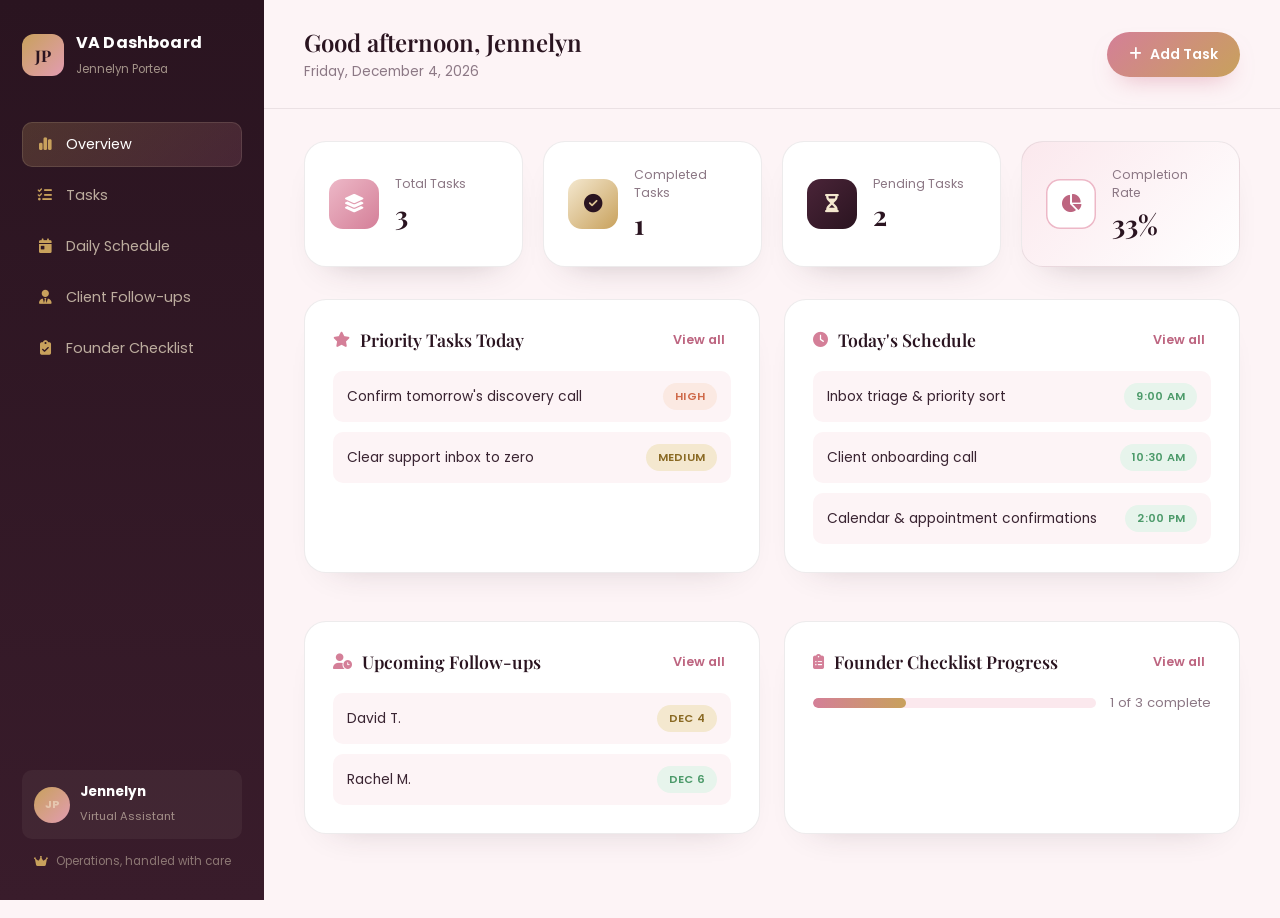
<file: virtual-assistant-dashboard/index.html>
<!DOCTYPE html>
<html lang="en">
<head>
<meta charset="UTF-8">
<meta name="viewport" content="width=device-width, initial-scale=1.0">
<title>VA Dashboard — Jennelyn Portea</title>
<meta name="description" content="Daily task and priorities dashboard for managing founder operations, client follow-ups, and schedules.">

<link rel="preconnect" href="https://fonts.googleapis.com">
<link rel="preconnect" href="https://fonts.gstatic.com" crossorigin>
<link href="https://fonts.googleapis.com/css2?family=Playfair+Display:ital,wght@0,500;0,600;0,700;1,500&family=Poppins:wght@300;400;500;600;700&display=swap" rel="stylesheet">
<link rel="stylesheet" href="https://cdnjs.cloudflare.com/ajax/libs/font-awesome/6.5.1/css/all.min.css" integrity="sha512-DTOQO9RWCH3ppGqcWaEA1BIZOC6xxalwEsw9c2QQeAIftl+Vegovlnee1c9QX4TctnWMn13TZye+giMm8e2LwA==" crossorigin="anonymous" referrerpolicy="no-referrer">

<link rel="stylesheet" href="style.css">
</head>
<body>

<div class="app">

  <!-- ===== Sidebar ===== -->
  <aside class="sidebar" id="sidebar">
    <div class="sidebar__brand">
      <span class="sidebar__mark">JP</span>
      <div class="sidebar__brand-text">
        <strong>VA Dashboard</strong>
        <span>Jennelyn Portea</span>
      </div>
    </div>

    <nav class="sidebar__nav" aria-label="Dashboard sections">
      <button class="nav-item active" data-view="overview">
        <i class="fa-solid fa-chart-simple"></i> Overview
      </button>
      <button class="nav-item" data-view="tasks">
        <i class="fa-solid fa-list-check"></i> Tasks
      </button>
      <button class="nav-item" data-view="schedule">
        <i class="fa-solid fa-calendar-day"></i> Daily Schedule
      </button>
      <button class="nav-item" data-view="clients">
        <i class="fa-solid fa-user-tie"></i> Client Follow-ups
      </button>
      <button class="nav-item" data-view="checklist">
        <i class="fa-solid fa-clipboard-check"></i> Founder Checklist
      </button>
    </nav>

    <div class="sidebar__footer">
      <div class="sidebar__profile">
        <span class="sidebar__avatar">JP</span>
        <div>
          <strong>Jennelyn</strong>
          <span>Virtual Assistant</span>
        </div>
      </div>
      <p class="sidebar__tag"><i class="fa-solid fa-crown"></i> Operations, handled with care</p>
    </div>
  </aside>

  <div class="sidebar-overlay" id="sidebarOverlay"></div>

  <!-- ===== Main ===== -->
  <div class="main">

    <!-- Topbar -->
    <header class="topbar">
      <button class="topbar__burger" id="burger" aria-label="Open menu">
        <i class="fa-solid fa-bars"></i>
      </button>

      <div class="topbar__greeting">
        <h1 id="greetingText">Good day, Jennelyn</h1>
        <p id="todayDate"></p>
      </div>

      <div class="topbar__actions">
        <button class="btn btn--primary" id="quickAddBtn">
          <i class="fa-solid fa-plus"></i> Add Task
        </button>
      </div>
    </header>

    <div class="view-container">

      <!-- ================= OVERVIEW ================= -->
      <section class="view active" id="view-overview">

        <div class="stat-grid">
          <div class="stat-card stat-card--rose">
            <div class="stat-card__icon"><i class="fa-solid fa-layer-group"></i></div>
            <div class="stat-card__body">
              <span>Total Tasks</span>
              <strong id="statTotal">0</strong>
            </div>
          </div>
          <div class="stat-card stat-card--gold">
            <div class="stat-card__icon"><i class="fa-solid fa-circle-check"></i></div>
            <div class="stat-card__body">
              <span>Completed Tasks</span>
              <strong id="statCompleted">0</strong>
            </div>
          </div>
          <div class="stat-card stat-card--plum">
            <div class="stat-card__icon"><i class="fa-solid fa-hourglass-half"></i></div>
            <div class="stat-card__body">
              <span>Pending Tasks</span>
              <strong id="statPending">0</strong>
            </div>
          </div>
          <div class="stat-card stat-card--outline">
            <div class="stat-card__icon"><i class="fa-solid fa-chart-pie"></i></div>
            <div class="stat-card__body">
              <span>Completion Rate</span>
              <strong id="statRate">0%</strong>
            </div>
          </div>
        </div>

        <div class="overview-grid">
          <div class="panel">
            <div class="panel__head">
              <h2><i class="fa-solid fa-star"></i> Priority Tasks Today</h2>
              <button class="link-btn" data-goto="tasks">View all</button>
            </div>
            <ul class="mini-list" id="overviewTasks">
              <li class="empty-state">No tasks yet — add your first one.</li>
            </ul>
          </div>

          <div class="panel">
            <div class="panel__head">
              <h2><i class="fa-solid fa-clock"></i> Today's Schedule</h2>
              <button class="link-btn" data-goto="schedule">View all</button>
            </div>
            <ul class="mini-list" id="overviewSchedule">
              <li class="empty-state">No schedule items yet.</li>
            </ul>
          </div>

          <div class="panel">
            <div class="panel__head">
              <h2><i class="fa-solid fa-user-clock"></i> Upcoming Follow-ups</h2>
              <button class="link-btn" data-goto="clients">View all</button>
            </div>
            <ul class="mini-list" id="overviewClients">
              <li class="empty-state">No clients tracked yet.</li>
            </ul>
          </div>

          <div class="panel">
            <div class="panel__head">
              <h2><i class="fa-solid fa-clipboard-list"></i> Founder Checklist Progress</h2>
              <button class="link-btn" data-goto="checklist">View all</button>
            </div>
            <div class="checklist-progress">
              <div class="checklist-progress__track">
                <div class="checklist-progress__fill" id="checklistFill"></div>
              </div>
              <span id="checklistProgressLabel">0 of 0 complete</span>
            </div>
          </div>
        </div>
      </section>

      <!-- ================= TASKS ================= -->
      <section class="view" id="view-tasks">
        <div class="panel">
          <div class="panel__head">
            <h2><i class="fa-solid fa-list-check"></i> Task Manager</h2>
          </div>

          <form class="inline-form" id="taskForm">
            <input type="text" id="taskTitle" placeholder="Task name — e.g. Confirm Thursday's demo call" required>
            <select id="taskPriority" aria-label="Priority">
              <option value="High">High Priority</option>
              <option value="Medium" selected>Medium Priority</option>
              <option value="Low">Low Priority</option>
            </select>
            <input type="date" id="taskDue" aria-label="Due date">
            <button type="submit" class="btn btn--primary"><i class="fa-solid fa-plus"></i> Add Task</button>
          </form>

          <div class="filter-row" id="taskFilters">
            <button class="filter-chip active" data-filter="all">All</button>
            <button class="filter-chip" data-filter="High">High</button>
            <button class="filter-chip" data-filter="Medium">Medium</button>
            <button class="filter-chip" data-filter="Low">Low</button>
            <button class="filter-chip" data-filter="completed">Completed</button>
          </div>

          <ul class="task-list" id="taskList">
            <!-- Tasks injected by JS -->
          </ul>
        </div>
      </section>

      <!-- ================= SCHEDULE ================= -->
      <section class="view" id="view-schedule">
        <div class="panel">
          <div class="panel__head">
            <h2><i class="fa-solid fa-calendar-day"></i> Daily Schedule</h2>
          </div>

          <form class="inline-form" id="scheduleForm">
            <input type="time" id="scheduleTime" required aria-label="Time">
            <input type="text" id="scheduleActivity" placeholder="Activity — e.g. Client onboarding call" required>
            <button type="submit" class="btn btn--primary"><i class="fa-solid fa-plus"></i> Add to Schedule</button>
          </form>

          <ul class="schedule-list" id="scheduleList">
            <!-- Schedule items injected by JS -->
          </ul>
        </div>
      </section>

      <!-- ================= CLIENTS ================= -->
      <section class="view" id="view-clients">
        <div class="panel">
          <div class="panel__head">
            <h2><i class="fa-solid fa-user-tie"></i> Client Follow-up Tracker</h2>
          </div>

          <form class="inline-form inline-form--wrap" id="clientForm">
            <input type="text" id="clientName" placeholder="Client name" required>
            <input type="date" id="clientLastContact" aria-label="Last contact date" required>
            <input type="date" id="clientNextFollowup" aria-label="Next follow-up date" required>
            <select id="clientStatus" aria-label="Status">
              <option value="Active">Active</option>
              <option value="Pending">Pending</option>
              <option value="Completed">Completed</option>
            </select>
            <button type="submit" class="btn btn--primary"><i class="fa-solid fa-plus"></i> Add Client</button>
          </form>

          <div class="table-wrap">
            <table class="client-table">
              <thead>
                <tr>
                  <th>Client</th>
                  <th>Last Contact</th>
                  <th>Next Follow-up</th>
                  <th>Status</th>
                  <th></th>
                </tr>
              </thead>
              <tbody id="clientTableBody">
                <!-- Client rows injected by JS -->
              </tbody>
            </table>
            <p class="empty-state" id="clientEmptyState">No clients tracked yet — add one above.</p>
          </div>
        </div>
      </section>

      <!-- ================= CHECKLIST ================= -->
      <section class="view" id="view-checklist">
        <div class="panel">
          <div class="panel__head">
            <h2><i class="fa-solid fa-clipboard-check"></i> Founder Operations Checklist</h2>
          </div>

          <form class="inline-form" id="checklistForm">
            <input type="text" id="checklistItemInput" placeholder="Add a recurring operations item" required>
            <button type="submit" class="btn btn--primary"><i class="fa-solid fa-plus"></i> Add Item</button>
          </form>

          <ul class="checklist-list" id="checklistList">
            <!-- Checklist items injected by JS -->
          </ul>
        </div>
      </section>

    </div>
  </div>
</div>

<!-- Toast notification -->
<div class="toast" id="toast" role="status" aria-live="polite"></div>

<script src="script.js"></script>
</body>
</html>
</file>
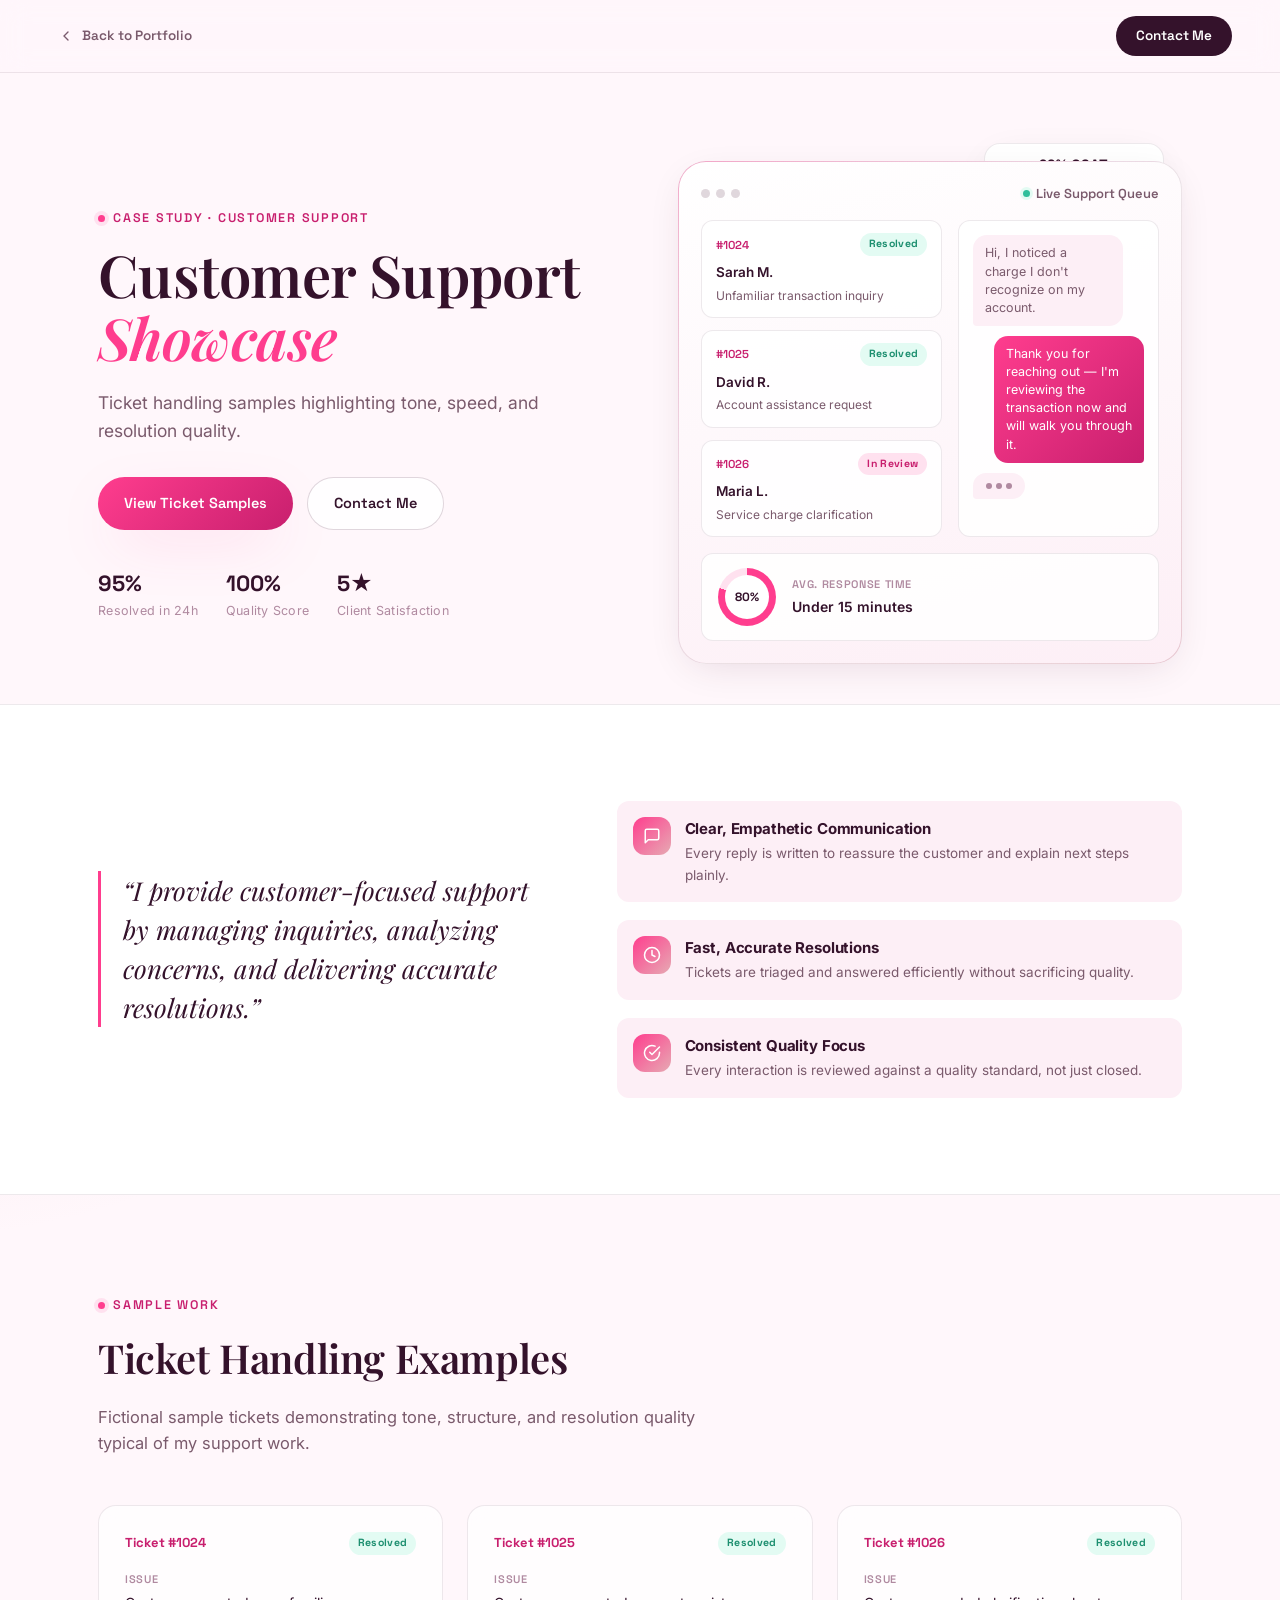
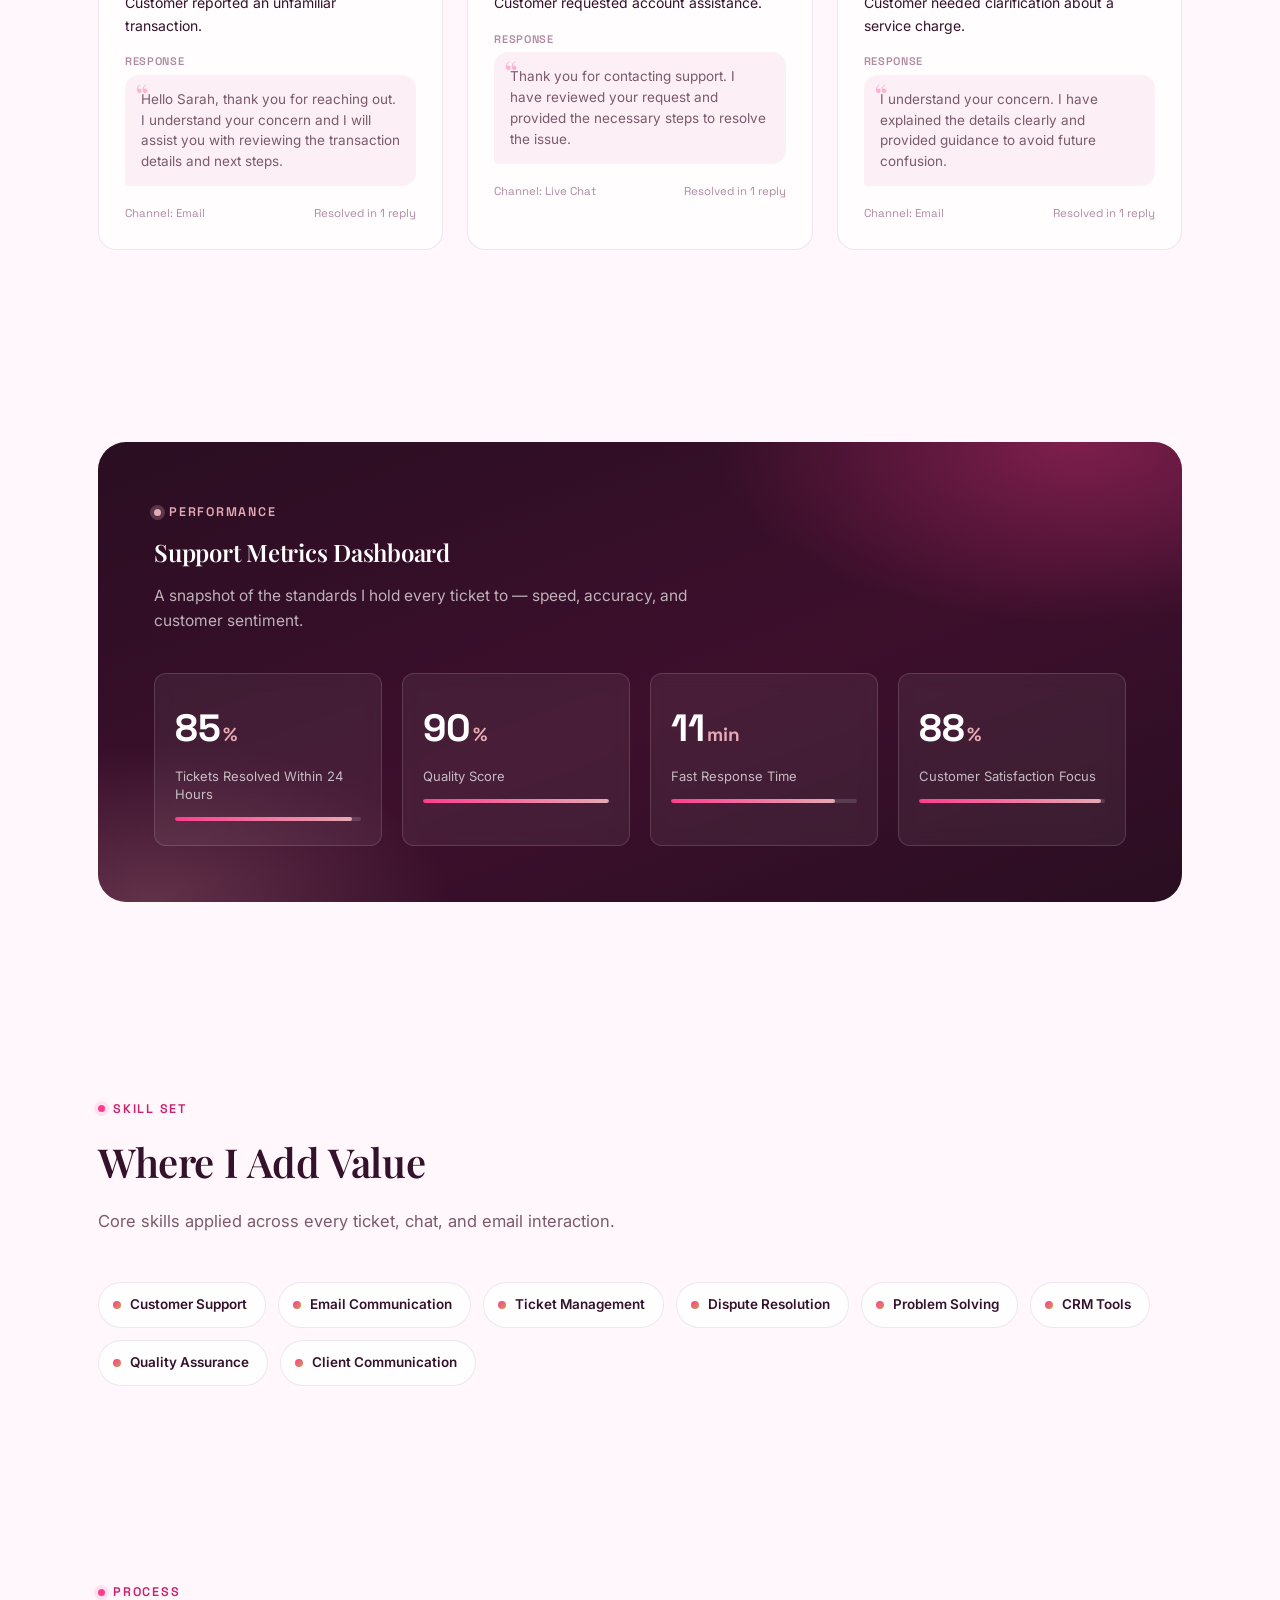
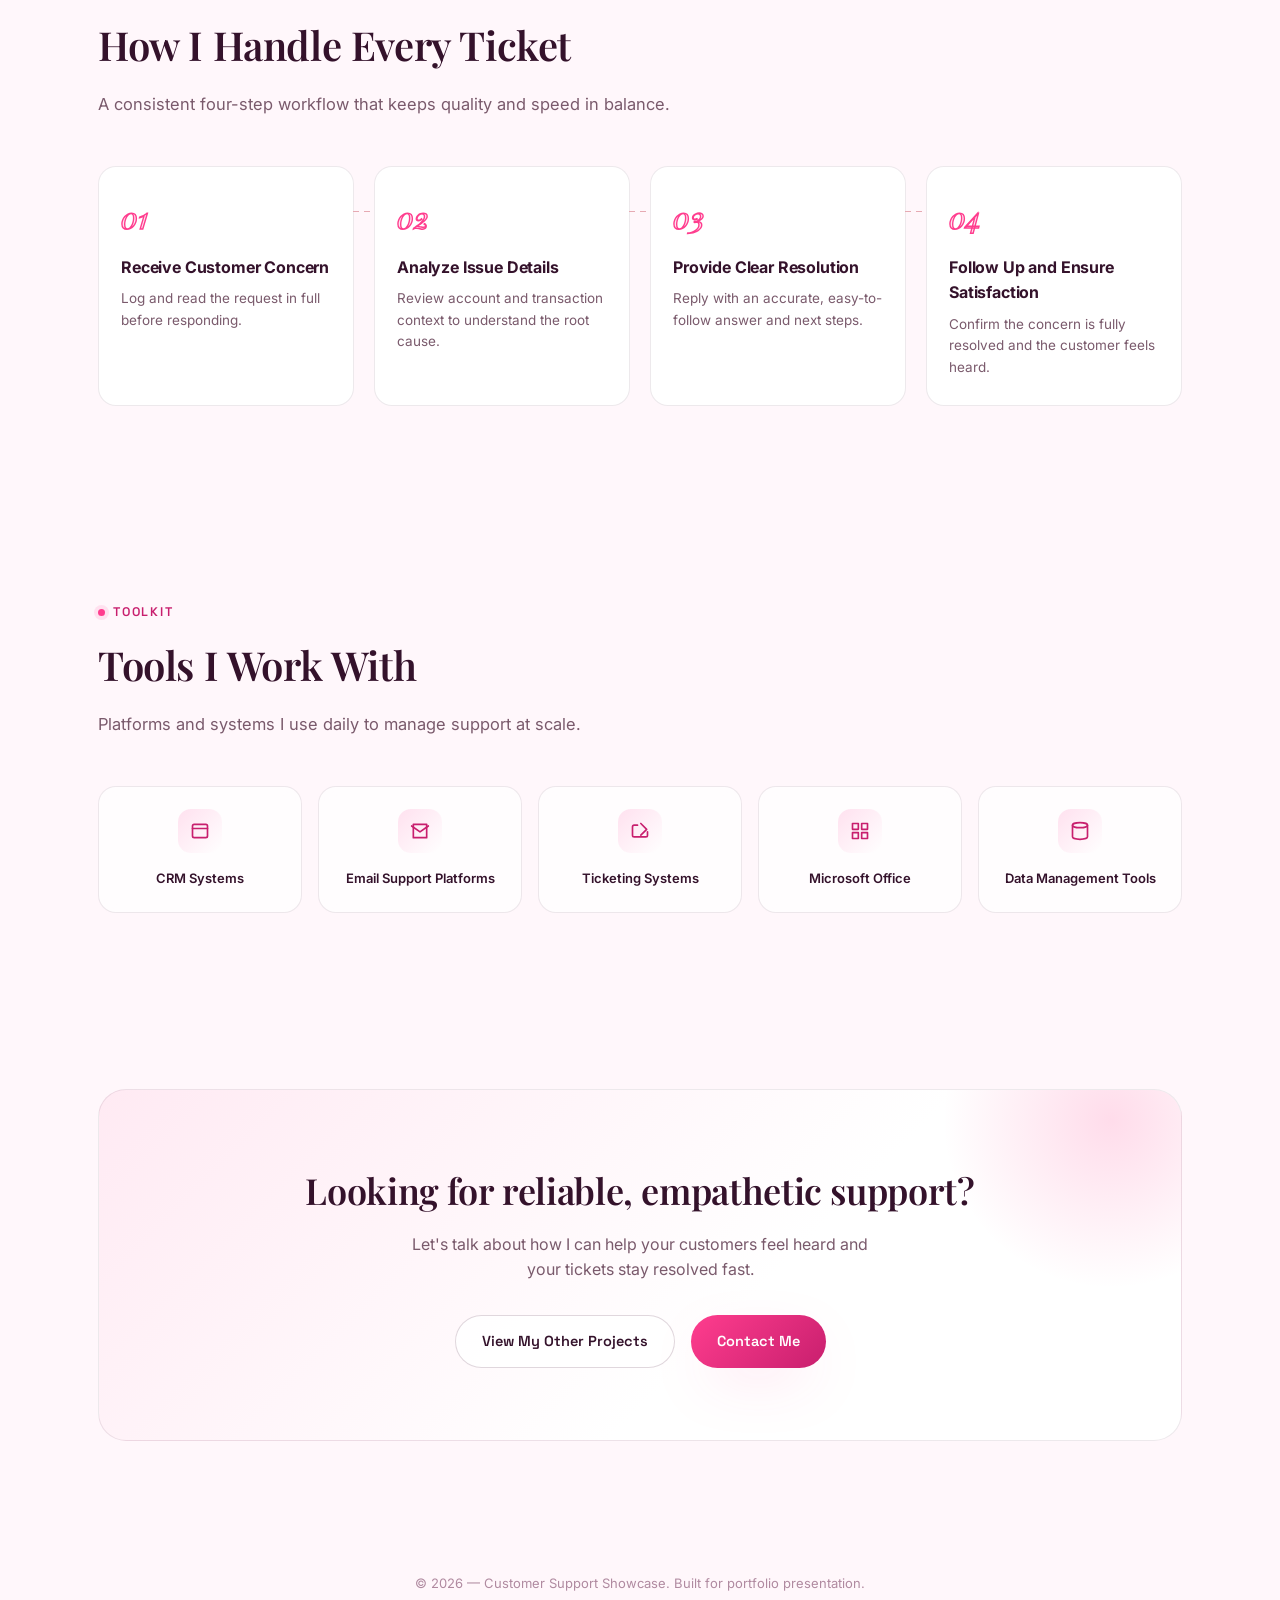
<file: customer-support-showcase.html>
<!DOCTYPE html>
<html lang="en">
<head>
<meta charset="UTF-8">
<meta name="viewport" content="width=device-width, initial-scale=1.0">
<title>Customer Support Showcase — Portfolio Case Study</title>
<meta name="description" content="Ticket handling samples highlighting tone, speed, and resolution quality.">

<!-- Fonts: Playfair Display (luxury display serif) + Inter (clean SaaS body) + Space Grotesk (data/utility) -->
<link rel="preconnect" href="https://fonts.googleapis.com">
<link rel="preconnect" href="https://fonts.gstatic.com" crossorigin>
<link href="https://fonts.googleapis.com/css2?family=Playfair+Display:ital,wght@0,500;0,600;0,700;1,500&family=Inter:wght@400;500;600;700;800&family=Space+Grotesk:wght@500;600;700&display=swap" rel="stylesheet">

<style>
/* ============================================
   DESIGN TOKENS
   ============================================ */
:root{
  /* Palette — luxury pink feminine tech */
  --bg:            #FFF7FB;
  --bg-soft:       #FDEFF6;
  --bg-panel:      #FFFFFF;
  --surface:       rgba(255,255,255,0.68);
  --surface-strong:rgba(255,255,255,0.86);
  --border:        rgba(61,12,43,0.09);
  --border-strong: rgba(61,12,43,0.16);

  --ink:           #34122B;   /* deep plum-black, primary text */
  --ink-soft:      #7A5A6C;   /* secondary text */
  --ink-faint:     #B08AA0;   /* tertiary / placeholder text */

  --pink:          #FF3D8E;   /* primary vibrant pink */
  --pink-deep:     #C81F6E;   /* pressed / deep pink */
  --pink-pale:     #FFE1EF;   /* pale pink fill */
  --rose-gold:     #E6AAB3;   /* rose gold accent */
  --gold:          #CE9A55;   /* luxury gold accent */
  --mint:          #2FBF9B;   /* resolved / success */
  --mint-pale:     #E3FBF3;

  --shadow-pink:   0 20px 60px -20px rgba(255,61,142,0.35);
  --shadow-soft:   0 10px 40px -12px rgba(61,12,43,0.14);
  --radius-lg:     28px;
  --radius-md:     18px;
  --radius-sm:     12px;

  --font-display: 'Playfair Display', Georgia, serif;
  --font-body:    'Inter', -apple-system, sans-serif;
  --font-data:    'Space Grotesk', 'Inter', sans-serif;
}

/* ============================================
   RESET
   ============================================ */
*,*::before,*::after{ box-sizing:border-box; margin:0; padding:0; }
html{ scroll-behavior:smooth; }
body{
  font-family:var(--font-body);
  color:var(--ink);
  background:
    radial-gradient(1200px 600px at 85% -10%, rgba(255,61,142,0.10), transparent 60%),
    radial-gradient(900px 500px at -10% 20%, rgba(230,170,179,0.16), transparent 55%),
    var(--bg);
  line-height:1.6;
  overflow-x:hidden;
  -webkit-font-smoothing:antialiased;
}
img{ max-width:100%; display:block; }
a{ color:inherit; text-decoration:none; }
ul{ list-style:none; }
button{ font-family:inherit; cursor:pointer; border:none; background:none; }
h1,h2,h3,h4{ font-family:var(--font-display); font-weight:600; color:var(--ink); letter-spacing:-0.01em; }

:focus-visible{
  outline:2px solid var(--pink);
  outline-offset:3px;
  border-radius:6px;
}

.wrap{
  max-width:1180px;
  margin:0 auto;
  padding:0 clamp(20px, 5vw, 48px);
}

.eyebrow{
  display:inline-flex;
  align-items:center;
  gap:8px;
  font-family:var(--font-data);
  font-size:12.5px;
  font-weight:600;
  letter-spacing:0.14em;
  text-transform:uppercase;
  color:var(--pink-deep);
}
.eyebrow::before{
  content:"";
  width:7px; height:7px;
  border-radius:50%;
  background:var(--pink);
  box-shadow:0 0 0 4px var(--pink-pale);
}

section{ position:relative; padding:96px 0; }
@media (max-width:720px){ section{ padding:64px 0; } }

.section-head{
  max-width:640px;
  margin-bottom:48px;
}
.section-head h2{
  font-size:clamp(28px,4vw,40px);
  margin-top:10px;
}
.section-head p{
  margin-top:14px;
  color:var(--ink-soft);
  font-size:16.5px;
}

/* Scroll reveal */
.reveal{
  opacity:0;
  transform:translateY(28px);
  transition:opacity 0.7s cubic-bezier(.2,.7,.3,1), transform 0.7s cubic-bezier(.2,.7,.3,1);
}
.reveal.is-visible{ opacity:1; transform:translateY(0); }
.reveal-stagger > *{ transition-delay:calc(var(--i,0) * 90ms); }

@media (prefers-reduced-motion: reduce){
  *{ animation-duration:0.01ms !important; animation-iteration-count:1 !important; transition-duration:0.01ms !important; scroll-behavior:auto !important; }
}

/* ============================================
   TOP NAV
   ============================================ */
.topnav{
  position:sticky; top:0; z-index:50;
  background:rgba(255,247,251,0.78);
  backdrop-filter:blur(14px);
  border-bottom:1px solid var(--border);
}
.topnav-inner{
  display:flex; align-items:center; justify-content:space-between;
  padding:16px clamp(20px,5vw,48px);
}
.brand-back{
  display:flex; align-items:center; gap:8px;
  font-family:var(--font-data);
  font-size:13.5px; font-weight:600;
  color:var(--ink-soft);
  padding:8px 14px 8px 10px;
  border-radius:999px;
  transition:background .2s, color .2s;
}
.brand-back:hover{ background:var(--pink-pale); color:var(--pink-deep); }
.brand-back svg{ width:16px; height:16px; }
.nav-cta{
  font-family:var(--font-data);
  font-size:13.5px; font-weight:600;
  padding:9px 20px;
  border-radius:999px;
  background:var(--ink);
  color:#fff;
  transition:transform .25s, box-shadow .25s;
}
.nav-cta:hover{ transform:translateY(-2px); box-shadow:var(--shadow-soft); }

/* ============================================
   HERO
   ============================================ */
.hero{
  padding-top:clamp(56px,8vw,88px);
  padding-bottom:40px;
}
.hero-grid{
  display:grid;
  grid-template-columns:1.02fr 0.98fr;
  gap:56px;
  align-items:center;
}
@media (max-width:980px){
  .hero-grid{ grid-template-columns:1fr; gap:44px; }
}

.hero-copy h1{
  font-size:clamp(36px,5.4vw,58px);
  line-height:1.08;
  margin-top:14px;
}
.hero-copy .accent{ color:var(--pink); font-style:italic; }
.hero-copy .lede{
  margin-top:20px;
  font-size:17.5px;
  color:var(--ink-soft);
  max-width:480px;
}
.hero-actions{
  display:flex; flex-wrap:wrap; gap:14px;
  margin-top:32px;
}
.btn{
  font-family:var(--font-data);
  font-size:14.5px; font-weight:600;
  padding:14px 26px;
  border-radius:999px;
  display:inline-flex; align-items:center; gap:8px;
  transition:transform .25s cubic-bezier(.2,.7,.3,1), box-shadow .25s, background .25s;
}
.btn-primary{
  background:linear-gradient(135deg, var(--pink), var(--pink-deep));
  color:#fff;
  box-shadow:var(--shadow-pink);
}
.btn-primary:hover{ transform:translateY(-3px); box-shadow:0 26px 60px -18px rgba(255,61,142,0.5); }
.btn-ghost{
  background:var(--surface-strong);
  color:var(--ink);
  border:1px solid var(--border-strong);
}
.btn-ghost:hover{ transform:translateY(-3px); background:#fff; box-shadow:var(--shadow-soft); }

.hero-trust{
  margin-top:36px;
  display:flex; gap:28px; flex-wrap:wrap;
}
.trust-item{ display:flex; flex-direction:column; }
.trust-item .num{
  font-family:var(--font-data); font-weight:700;
  font-size:22px; color:var(--ink);
}
.trust-item .lbl{ font-size:12.5px; color:var(--ink-faint); letter-spacing:0.02em; }

/* ---- Hero dashboard mockup (signature element) ---- */
.dash{
  position:relative;
  background:linear-gradient(165deg, #ffffff, var(--bg-soft));
  border:1px solid var(--border);
  border-radius:var(--radius-lg);
  box-shadow:var(--shadow-soft);
  padding:22px;
  min-height:460px;
}
.dash::before{
  content:"";
  position:absolute; inset:-1px;
  border-radius:inherit;
  padding:1px;
  background:linear-gradient(140deg, rgba(255,61,142,0.35), transparent 40%, rgba(230,170,179,0.4));
  -webkit-mask:linear-gradient(#fff 0 0) content-box, linear-gradient(#fff 0 0);
  -webkit-mask-composite:xor; mask-composite:exclude;
  pointer-events:none;
}
.dash-topbar{
  display:flex; align-items:center; justify-content:space-between;
  margin-bottom:16px;
}
.dash-dots{ display:flex; gap:6px; }
.dash-dots span{ width:9px; height:9px; border-radius:50%; background:var(--border-strong); }
.dash-title{
  font-family:var(--font-data); font-weight:600; font-size:13px;
  color:var(--ink-soft); display:flex; align-items:center; gap:6px;
}
.dash-title .live-dot{
  width:7px; height:7px; border-radius:50%;
  background:var(--mint);
  box-shadow:0 0 0 3px var(--mint-pale);
  animation:pulse 1.8s ease-in-out infinite;
}
@keyframes pulse{
  0%,100%{ transform:scale(1); opacity:1; }
  50%{ transform:scale(1.35); opacity:0.6; }
}

.dash-body{
  display:grid;
  grid-template-columns:1.2fr 1fr;
  gap:16px;
}
@media (max-width:520px){ .dash-body{ grid-template-columns:1fr; } }

/* Floating ticket queue */
.queue{ display:flex; flex-direction:column; gap:12px; }
.tick-card{
  background:var(--surface-strong);
  border:1px solid var(--border);
  border-radius:var(--radius-sm);
  padding:12px 14px;
  backdrop-filter:blur(6px);
  animation:float 5.5s ease-in-out infinite;
  transition:transform .3s, box-shadow .3s;
}
.tick-card:hover{ transform:translateY(-4px) scale(1.01); box-shadow:var(--shadow-soft); }
.tick-card:nth-child(1){ animation-delay:0s; }
.tick-card:nth-child(2){ animation-delay:0.7s; }
.tick-card:nth-child(3){ animation-delay:1.4s; }
@keyframes float{
  0%,100%{ transform:translateY(0); }
  50%{ transform:translateY(-6px); }
}
.tick-top{
  display:flex; align-items:center; justify-content:space-between;
  font-family:var(--font-data); font-size:11.5px; font-weight:600;
  color:var(--ink-faint); margin-bottom:6px;
}
.tick-id{ color:var(--pink-deep); }
.pill{
  font-family:var(--font-data); font-size:10.5px; font-weight:700;
  padding:3px 9px; border-radius:999px; letter-spacing:0.03em;
}
.pill-resolved{ background:var(--mint-pale); color:#1D8F70; }
.pill-progress{ background:var(--pink-pale); color:var(--pink-deep); }
.tick-name{ font-size:13.5px; font-weight:600; color:var(--ink); }
.tick-issue{ font-size:12px; color:var(--ink-soft); margin-top:2px; }

/* Chat / message panel */
.chat-panel{
  background:var(--surface-strong);
  border:1px solid var(--border);
  border-radius:var(--radius-sm);
  padding:14px;
  display:flex; flex-direction:column; gap:10px;
}
.msg{
  max-width:88%;
  font-size:12.5px;
  padding:9px 12px;
  border-radius:14px;
  line-height:1.45;
  opacity:0;
  animation:msgIn 0.6s ease forwards;
}
.msg-in{
  background:var(--bg-soft);
  color:var(--ink-soft);
  border-bottom-left-radius:4px;
  align-self:flex-start;
  animation-delay:0.2s;
}
.msg-out{
  background:linear-gradient(135deg, var(--pink), var(--pink-deep));
  color:#fff;
  border-bottom-right-radius:4px;
  align-self:flex-end;
  animation-delay:1s;
}
@keyframes msgIn{
  from{ opacity:0; transform:translateY(8px); }
  to{ opacity:1; transform:translateY(0); }
}
.typing{
  align-self:flex-start;
  display:flex; gap:4px;
  background:var(--bg-soft);
  padding:10px 13px;
  border-radius:14px;
  border-bottom-left-radius:4px;
  animation:msgIn 0.5s ease forwards;
  animation-delay:1.8s;
  opacity:0;
}
.typing span{
  width:6px; height:6px; border-radius:50%;
  background:var(--ink-faint);
  animation:bounce 1.2s infinite ease-in-out;
}
.typing span:nth-child(2){ animation-delay:0.15s; }
.typing span:nth-child(3){ animation-delay:0.3s; }
@keyframes bounce{
  0%,60%,100%{ transform:translateY(0); opacity:0.5; }
  30%{ transform:translateY(-4px); opacity:1; }
}

/* Satisfaction gauge + resolution stat row */
.dash-footer{
  margin-top:16px;
  display:flex; align-items:center; gap:16px;
  background:var(--surface-strong);
  border:1px solid var(--border);
  border-radius:var(--radius-sm);
  padding:14px 16px;
}
.gauge{
  --pct:0%;
  width:58px; height:58px; border-radius:50%;
  flex-shrink:0;
  background:conic-gradient(var(--pink) var(--pct), var(--pink-pale) 0);
  display:flex; align-items:center; justify-content:center;
  transition:background 1.4s cubic-bezier(.2,.8,.3,1);
}
.gauge-inner{
  width:44px; height:44px; border-radius:50%;
  background:#fff;
  display:flex; align-items:center; justify-content:center;
  font-family:var(--font-data); font-weight:700; font-size:12px;
  color:var(--ink);
}
.dash-footer-text .label{
  font-family:var(--font-data); font-size:11px; font-weight:600;
  letter-spacing:0.06em; text-transform:uppercase; color:var(--ink-faint);
}
.dash-footer-text .val{
  font-size:14px; font-weight:600; color:var(--ink); margin-top:2px;
}

/* Satisfaction badge floating on the mockup */
.sat-badge{
  position:absolute;
  top:-18px; right:18px;
  background:#fff;
  border:1px solid var(--border);
  border-radius:16px;
  box-shadow:var(--shadow-soft);
  padding:10px 14px;
  display:flex; align-items:center; gap:10px;
  animation:bob 4.5s ease-in-out infinite;
}
@keyframes bob{
  0%,100%{ transform:translateY(0) rotate(-1.5deg); }
  50%{ transform:translateY(-8px) rotate(1deg); }
}
.sat-badge .star{
  width:30px; height:30px; border-radius:50%;
  background:linear-gradient(135deg, var(--gold), #F1CB86);
  display:flex; align-items:center; justify-content:center;
  color:#fff; font-size:14px;
}
.sat-badge .txt strong{ display:block; font-size:13px; }
.sat-badge .txt span{ font-size:10.5px; color:var(--ink-faint); }

/* ============================================
   OVERVIEW
   ============================================ */
.overview{
  background:var(--bg-panel);
  border-top:1px solid var(--border);
  border-bottom:1px solid var(--border);
}
.overview-grid{
  display:grid;
  grid-template-columns:0.9fr 1.1fr;
  gap:56px;
  align-items:center;
}
@media (max-width:860px){ .overview-grid{ grid-template-columns:1fr; gap:32px; } }
.overview-quote{
  font-family:var(--font-display);
  font-style:italic;
  font-size:clamp(20px,2.6vw,26px);
  line-height:1.5;
  color:var(--ink);
  border-left:3px solid var(--pink);
  padding-left:22px;
}
.overview-points{ display:flex; flex-direction:column; gap:18px; }
.point{
  display:flex; gap:14px;
  padding:16px;
  border-radius:var(--radius-sm);
  background:var(--bg-soft);
  transition:transform .25s, box-shadow .25s;
}
.point:hover{ transform:translateX(4px); box-shadow:var(--shadow-soft); }
.point-icon{
  width:38px; height:38px; border-radius:12px;
  background:linear-gradient(135deg, var(--pink), var(--rose-gold));
  display:flex; align-items:center; justify-content:center;
  color:#fff; flex-shrink:0;
}
.point-icon svg{ width:18px; height:18px; }
.point h4{ font-family:var(--font-body); font-size:15px; font-weight:700; }
.point p{ font-size:13.5px; color:var(--ink-soft); margin-top:2px; }

/* ============================================
   TICKETS
   ============================================ */
.ticket-grid{
  display:grid;
  grid-template-columns:repeat(3, 1fr);
  gap:24px;
}
@media (max-width:920px){ .ticket-grid{ grid-template-columns:1fr; } }

.ticket-card{
  background:var(--surface);
  backdrop-filter:blur(10px);
  border:1px solid var(--border);
  border-radius:var(--radius-md);
  padding:26px;
  transition:transform .3s cubic-bezier(.2,.7,.3,1), box-shadow .3s, border-color .3s;
}
.ticket-card:hover{
  transform:translateY(-6px);
  box-shadow:var(--shadow-pink);
  border-color:rgba(255,61,142,0.35);
}
.ticket-card-head{
  display:flex; align-items:center; justify-content:space-between;
  margin-bottom:16px;
}
.ticket-num{
  font-family:var(--font-data); font-weight:700; font-size:13px;
  color:var(--pink-deep);
}
.ticket-label{
  font-family:var(--font-data); font-size:11px; font-weight:600;
  letter-spacing:0.06em; text-transform:uppercase; color:var(--ink-faint);
  margin-bottom:4px;
}
.ticket-issue{ font-size:14px; color:var(--ink); margin-bottom:16px; }
.ticket-response{
  background:var(--bg-soft);
  border-radius:14px;
  border-bottom-left-radius:4px;
  padding:14px 16px;
  font-size:13.5px;
  color:var(--ink-soft);
  line-height:1.55;
  position:relative;
}
.ticket-response::before{
  content:"“";
  font-family:var(--font-display);
  font-size:34px;
  color:var(--pink);
  opacity:0.35;
  position:absolute;
  top:-6px; left:10px;
}
.ticket-footer{
  display:flex; align-items:center; justify-content:space-between;
  margin-top:18px;
}
.ticket-meta{ font-size:11.5px; color:var(--ink-faint); font-family:var(--font-data); }

/* ============================================
   METRICS DASHBOARD
   ============================================ */
.metrics{
  background:linear-gradient(160deg, #2A0E22, #3D0F2C 55%, #2A0E22);
  border-radius:var(--radius-lg);
  padding:56px clamp(24px,5vw,56px);
  color:#fff;
  position:relative;
  overflow:hidden;
}
.metrics::before{
  content:"";
  position:absolute; inset:0;
  background:radial-gradient(600px 300px at 90% 0%, rgba(255,61,142,0.35), transparent 60%),
             radial-gradient(500px 260px at 5% 100%, rgba(230,170,179,0.22), transparent 60%);
  pointer-events:none;
}
.metrics-head{ position:relative; margin-bottom:40px; max-width:560px; }
.metrics-head .eyebrow{ color:var(--rose-gold); }
.metrics-head .eyebrow::before{ background:var(--rose-gold); box-shadow:0 0 0 4px rgba(230,170,179,0.25); }
.metrics-head h2{ color:#fff; margin-top:10px; }
.metrics-head p{ color:rgba(255,255,255,0.68); margin-top:12px; font-size:15.5px; }

.metrics-grid{
  position:relative;
  display:grid;
  grid-template-columns:repeat(4, 1fr);
  gap:20px;
}
@media (max-width:920px){ .metrics-grid{ grid-template-columns:repeat(2,1fr); } }
@media (max-width:520px){ .metrics-grid{ grid-template-columns:1fr; } }

.metric-card{
  background:rgba(255,255,255,0.06);
  border:1px solid rgba(255,255,255,0.14);
  border-radius:var(--radius-sm);
  padding:24px 20px;
  backdrop-filter:blur(8px);
}
.metric-num{
  font-family:var(--font-data);
  font-weight:700;
  font-size:clamp(30px,4vw,38px);
  color:#fff;
  display:flex; align-items:baseline; gap:2px;
}
.metric-num .suffix{ font-size:0.5em; color:var(--rose-gold); }
.metric-label{
  margin-top:8px;
  font-size:13px;
  color:rgba(255,255,255,0.7);
  line-height:1.4;
}
.metric-bar{
  margin-top:14px;
  height:4px;
  background:rgba(255,255,255,0.14);
  border-radius:999px;
  overflow:hidden;
}
.metric-bar-fill{
  height:100%;
  width:0%;
  background:linear-gradient(90deg, var(--pink), var(--rose-gold));
  border-radius:999px;
  transition:width 1.4s cubic-bezier(.2,.8,.3,1);
}

/* ============================================
   SKILLS
   ============================================ */
.skills-grid{
  display:flex; flex-wrap:wrap; gap:12px;
}
.skill-chip{
  display:flex; align-items:center; gap:9px;
  background:var(--surface-strong);
  border:1px solid var(--border);
  border-radius:999px;
  padding:11px 18px 11px 14px;
  font-size:13.5px; font-weight:600;
  transition:transform .25s, box-shadow .25s, background .25s;
}
.skill-chip:hover{
  transform:translateY(-3px);
  background:#fff;
  box-shadow:var(--shadow-soft);
}
.skill-dot{
  width:8px; height:8px; border-radius:50%;
  background:linear-gradient(135deg, var(--pink), var(--gold));
}

/* ============================================
   WORKFLOW
   ============================================ */
.workflow{
  display:grid;
  grid-template-columns:repeat(4, 1fr);
  gap:20px;
  position:relative;
}
@media (max-width:920px){ .workflow{ grid-template-columns:1fr 1fr; } }
@media (max-width:560px){ .workflow{ grid-template-columns:1fr; } }

.step-card{
  background:var(--bg-panel);
  border:1px solid var(--border);
  border-radius:var(--radius-md);
  padding:26px 22px;
  position:relative;
  transition:transform .3s, box-shadow .3s;
}
.step-card:hover{ transform:translateY(-5px); box-shadow:var(--shadow-soft); }
.step-num{
  font-family:var(--font-display);
  font-style:italic;
  font-size:30px;
  color:var(--pink-pale);
  -webkit-text-stroke:1.4px var(--pink);
  margin-bottom:14px;
}
.step-card h3{ font-family:var(--font-body); font-size:16px; font-weight:700; }
.step-card p{ font-size:13.5px; color:var(--ink-soft); margin-top:8px; }
.step-connector{
  display:none;
}
@media (min-width:921px){
  .step-card:not(:last-child)::after{
    content:"";
    position:absolute;
    top:44px; right:-20px;
    width:20px; height:1.5px;
    background:repeating-linear-gradient(90deg, var(--rose-gold) 0 6px, transparent 6px 11px);
  }
}

/* ============================================
   TOOLS
   ============================================ */
.tools-grid{
  display:grid;
  grid-template-columns:repeat(5, 1fr);
  gap:16px;
}
@media (max-width:920px){ .tools-grid{ grid-template-columns:repeat(3,1fr); } }
@media (max-width:560px){ .tools-grid{ grid-template-columns:repeat(2,1fr); } }

.tool-card{
  background:var(--surface);
  backdrop-filter:blur(8px);
  border:1px solid var(--border);
  border-radius:var(--radius-md);
  padding:22px 16px;
  text-align:center;
  transition:transform .3s, box-shadow .3s, border-color .3s;
}
.tool-card:hover{
  transform:translateY(-5px) scale(1.02);
  box-shadow:var(--shadow-pink);
  border-color:rgba(255,61,142,0.3);
}
.tool-icon{
  width:44px; height:44px;
  margin:0 auto 12px;
  border-radius:13px;
  background:linear-gradient(135deg, var(--pink-pale), #fff);
  display:flex; align-items:center; justify-content:center;
  color:var(--pink-deep);
}
.tool-icon svg{ width:20px; height:20px; }
.tool-card span{ font-size:13px; font-weight:600; }

/* ============================================
   CTA
   ============================================ */
.cta{
  text-align:center;
  padding:80px 0 100px;
}
.cta-panel{
  background:linear-gradient(135deg, #FFEAF3, #FFFFFF 60%);
  border:1px solid var(--border);
  border-radius:var(--radius-lg);
  padding:clamp(40px,6vw,72px) clamp(24px,6vw,64px);
  position:relative;
  overflow:hidden;
}
.cta-panel::before{
  content:"";
  position:absolute; width:340px; height:340px;
  background:radial-gradient(circle, rgba(255,61,142,0.18), transparent 70%);
  top:-140px; right:-100px;
}
.cta-panel h2{ font-size:clamp(26px,4vw,36px); position:relative; }
.cta-panel p{ color:var(--ink-soft); margin-top:12px; max-width:480px; margin-inline:auto; position:relative; }
.cta-actions{
  display:flex; justify-content:center; gap:16px; flex-wrap:wrap;
  margin-top:32px; position:relative;
}

/* ============================================
   FOOTER
   ============================================ */
footer{
  padding:32px 0 48px;
  text-align:center;
  color:var(--ink-faint);
  font-size:13px;
}
</style>
</head>
<body>

<!-- ============================================
     TOP NAV
     ============================================ -->
<nav class="topnav">
  <div class="topnav-inner">
    <a href="https://jentech7.github.io/jenn-portfolio/#" class="brand-back">
      <svg viewBox="0 0 24 24" fill="none" stroke="currentColor" stroke-width="2" stroke-linecap="round"><path d="M15 18l-6-6 6-6"/></svg>
      Back to Portfolio
    </a>
    <a href="#contact" class="nav-cta">Contact Me</a>
  </div>
</nav>

<!-- ============================================
     HERO
     ============================================ -->
<header class="hero">
  <div class="wrap hero-grid">
    <div class="hero-copy reveal">
      <span class="eyebrow">Case Study · Customer Support</span>
      <h1>Customer Support <span class="accent">Showcase</span></h1>
      <p class="lede">Ticket handling samples highlighting tone, speed, and resolution quality.</p>

      <div class="hero-actions">
        <a href="#tickets" class="btn btn-primary">View Ticket Samples</a>
        <a href="#contact" class="btn btn-ghost">Contact Me</a>
      </div>

      <div class="hero-trust">
        <div class="trust-item"><span class="num">95%</span><span class="lbl">Resolved in 24h</span></div>
        <div class="trust-item"><span class="num">100%</span><span class="lbl">Quality Score</span></div>
        <div class="trust-item"><span class="num">5★</span><span class="lbl">Client Satisfaction</span></div>
      </div>
    </div>

    <!-- Signature element: live support dashboard mockup -->
    <div class="hero-visual reveal" style="position:relative;">
      <div class="sat-badge">
        <div class="star">★</div>
        <div class="txt"><strong>98% CSAT</strong><span>Customer Satisfaction</span></div>
      </div>

      <div class="dash">
        <div class="dash-topbar">
          <div class="dash-dots"><span></span><span></span><span></span></div>
          <div class="dash-title"><span class="live-dot"></span>Live Support Queue</div>
        </div>

        <div class="dash-body">
          <div class="queue">
            <div class="tick-card">
              <div class="tick-top"><span class="tick-id">#1024</span><span class="pill pill-resolved">Resolved</span></div>
              <div class="tick-name">Sarah M.</div>
              <div class="tick-issue">Unfamiliar transaction inquiry</div>
            </div>
            <div class="tick-card">
              <div class="tick-top"><span class="tick-id">#1025</span><span class="pill pill-resolved">Resolved</span></div>
              <div class="tick-name">David R.</div>
              <div class="tick-issue">Account assistance request</div>
            </div>
            <div class="tick-card">
              <div class="tick-top"><span class="tick-id">#1026</span><span class="pill pill-progress">In Review</span></div>
              <div class="tick-name">Maria L.</div>
              <div class="tick-issue">Service charge clarification</div>
            </div>
          </div>

          <div class="chat-panel">
            <div class="msg msg-in">Hi, I noticed a charge I don't recognize on my account.</div>
            <div class="msg msg-out">Thank you for reaching out — I'm reviewing the transaction now and will walk you through it.</div>
            <div class="typing"><span></span><span></span><span></span></div>
          </div>
        </div>

        <div class="dash-footer">
          <div class="gauge" id="gauge">
            <div class="gauge-inner" id="gaugeVal">0%</div>
          </div>
          <div class="dash-footer-text">
            <div class="label">Avg. Response Time</div>
            <div class="val">Under 15 minutes</div>
          </div>
        </div>
      </div>
    </div>
  </div>
</header>

<!-- ============================================
     PROJECT OVERVIEW
     ============================================ -->
<section class="overview">
  <div class="wrap overview-grid">
    <div class="overview-quote reveal">
      “I provide customer-focused support by managing inquiries, analyzing concerns, and delivering accurate resolutions.”
    </div>
    <div class="overview-points reveal-stagger">
      <div class="point reveal" style="--i:0">
        <div class="point-icon"><svg viewBox="0 0 24 24" fill="none" stroke="currentColor" stroke-width="2" stroke-linecap="round" stroke-linejoin="round"><path d="M21 15a2 2 0 01-2 2H7l-4 4V5a2 2 0 012-2h14a2 2 0 012 2z"/></svg></div>
        <div><h4>Clear, Empathetic Communication</h4><p>Every reply is written to reassure the customer and explain next steps plainly.</p></div>
      </div>
      <div class="point reveal" style="--i:1">
        <div class="point-icon"><svg viewBox="0 0 24 24" fill="none" stroke="currentColor" stroke-width="2" stroke-linecap="round" stroke-linejoin="round"><circle cx="12" cy="12" r="10"/><path d="M12 6v6l4 2"/></svg></div>
        <div><h4>Fast, Accurate Resolutions</h4><p>Tickets are triaged and answered efficiently without sacrificing quality.</p></div>
      </div>
      <div class="point reveal" style="--i:2">
        <div class="point-icon"><svg viewBox="0 0 24 24" fill="none" stroke="currentColor" stroke-width="2" stroke-linecap="round" stroke-linejoin="round"><path d="M22 11.08V12a10 10 0 11-5.93-9.14"/><path d="M22 4L12 14.01l-3-3"/></svg></div>
        <div><h4>Consistent Quality Focus</h4><p>Every interaction is reviewed against a quality standard, not just closed.</p></div>
      </div>
    </div>
  </div>
</section>

<!-- ============================================
     TICKET HANDLING EXAMPLES
     ============================================ -->
<section id="tickets">
  <div class="wrap">
    <div class="section-head reveal">
      <span class="eyebrow">Sample Work</span>
      <h2>Ticket Handling Examples</h2>
      <p>Fictional sample tickets demonstrating tone, structure, and resolution quality typical of my support work.</p>
    </div>

    <div class="ticket-grid reveal-stagger">
      <article class="ticket-card reveal" style="--i:0">
        <div class="ticket-card-head">
          <span class="ticket-num">Ticket #1024</span>
          <span class="pill pill-resolved">Resolved</span>
        </div>
        <div class="ticket-label">Issue</div>
        <p class="ticket-issue">Customer reported an unfamiliar transaction.</p>
        <div class="ticket-label">Response</div>
        <div class="ticket-response">Hello Sarah, thank you for reaching out. I understand your concern and I will assist you with reviewing the transaction details and next steps.</div>
        <div class="ticket-footer"><span class="ticket-meta">Channel: Email</span><span class="ticket-meta">Resolved in 1 reply</span></div>
      </article>

      <article class="ticket-card reveal" style="--i:1">
        <div class="ticket-card-head">
          <span class="ticket-num">Ticket #1025</span>
          <span class="pill pill-resolved">Resolved</span>
        </div>
        <div class="ticket-label">Issue</div>
        <p class="ticket-issue">Customer requested account assistance.</p>
        <div class="ticket-label">Response</div>
        <div class="ticket-response">Thank you for contacting support. I have reviewed your request and provided the necessary steps to resolve the issue.</div>
        <div class="ticket-footer"><span class="ticket-meta">Channel: Live Chat</span><span class="ticket-meta">Resolved in 1 reply</span></div>
      </article>

      <article class="ticket-card reveal" style="--i:2">
        <div class="ticket-card-head">
          <span class="ticket-num">Ticket #1026</span>
          <span class="pill pill-resolved">Resolved</span>
        </div>
        <div class="ticket-label">Issue</div>
        <p class="ticket-issue">Customer needed clarification about a service charge.</p>
        <div class="ticket-label">Response</div>
        <div class="ticket-response">I understand your concern. I have explained the details clearly and provided guidance to avoid future confusion.</div>
        <div class="ticket-footer"><span class="ticket-meta">Channel: Email</span><span class="ticket-meta">Resolved in 1 reply</span></div>
      </article>
    </div>
  </div>
</section>

<!-- ============================================
     METRICS DASHBOARD
     ============================================ -->
<section id="metrics">
  <div class="wrap">
    <div class="metrics reveal">
      <div class="metrics-head">
        <span class="eyebrow">Performance</span>
        <h2>Support Metrics Dashboard</h2>
        <p>A snapshot of the standards I hold every ticket to — speed, accuracy, and customer sentiment.</p>
      </div>

      <div class="metrics-grid">
        <div class="metric-card">
          <div class="metric-num"><span data-count="95">0</span><span class="suffix">%</span></div>
          <div class="metric-label">Tickets Resolved Within 24 Hours</div>
          <div class="metric-bar"><div class="metric-bar-fill" data-fill="95"></div></div>
        </div>
        <div class="metric-card">
          <div class="metric-num"><span data-count="100">0</span><span class="suffix">%</span></div>
          <div class="metric-label">Quality Score</div>
          <div class="metric-bar"><div class="metric-bar-fill" data-fill="100"></div></div>
        </div>
        <div class="metric-card">
          <div class="metric-num"><span data-count="12">0</span><span class="suffix">min</span></div>
          <div class="metric-label">Fast Response Time</div>
          <div class="metric-bar"><div class="metric-bar-fill" data-fill="88"></div></div>
        </div>
        <div class="metric-card">
          <div class="metric-num"><span data-count="98">0</span><span class="suffix">%</span></div>
          <div class="metric-label">Customer Satisfaction Focus</div>
          <div class="metric-bar"><div class="metric-bar-fill" data-fill="98"></div></div>
        </div>
      </div>
    </div>
  </div>
</section>

<!-- ============================================
     SKILLS
     ============================================ -->
<section id="skills">
  <div class="wrap">
    <div class="section-head reveal">
      <span class="eyebrow">Skill Set</span>
      <h2>Where I Add Value</h2>
      <p>Core skills applied across every ticket, chat, and email interaction.</p>
    </div>
    <div class="skills-grid reveal-stagger">
      <span class="skill-chip reveal" style="--i:0"><span class="skill-dot"></span>Customer Support</span>
      <span class="skill-chip reveal" style="--i:1"><span class="skill-dot"></span>Email Communication</span>
      <span class="skill-chip reveal" style="--i:2"><span class="skill-dot"></span>Ticket Management</span>
      <span class="skill-chip reveal" style="--i:3"><span class="skill-dot"></span>Dispute Resolution</span>
      <span class="skill-chip reveal" style="--i:4"><span class="skill-dot"></span>Problem Solving</span>
      <span class="skill-chip reveal" style="--i:5"><span class="skill-dot"></span>CRM Tools</span>
      <span class="skill-chip reveal" style="--i:6"><span class="skill-dot"></span>Quality Assurance</span>
      <span class="skill-chip reveal" style="--i:7"><span class="skill-dot"></span>Client Communication</span>
    </div>
  </div>
</section>

<!-- ============================================
     WORKFLOW
     ============================================ -->
<section id="workflow">
  <div class="wrap">
    <div class="section-head reveal">
      <span class="eyebrow">Process</span>
      <h2>How I Handle Every Ticket</h2>
      <p>A consistent four-step workflow that keeps quality and speed in balance.</p>
    </div>
    <div class="workflow reveal-stagger">
      <div class="step-card reveal" style="--i:0">
        <div class="step-num">01</div>
        <h3>Receive Customer Concern</h3>
        <p>Log and read the request in full before responding.</p>
      </div>
      <div class="step-card reveal" style="--i:1">
        <div class="step-num">02</div>
        <h3>Analyze Issue Details</h3>
        <p>Review account and transaction context to understand the root cause.</p>
      </div>
      <div class="step-card reveal" style="--i:2">
        <div class="step-num">03</div>
        <h3>Provide Clear Resolution</h3>
        <p>Reply with an accurate, easy-to-follow answer and next steps.</p>
      </div>
      <div class="step-card reveal" style="--i:3">
        <div class="step-num">04</div>
        <h3>Follow Up and Ensure Satisfaction</h3>
        <p>Confirm the concern is fully resolved and the customer feels heard.</p>
      </div>
    </div>
  </div>
</section>

<!-- ============================================
     TOOLS
     ============================================ -->
<section id="tools">
  <div class="wrap">
    <div class="section-head reveal">
      <span class="eyebrow">Toolkit</span>
      <h2>Tools I Work With</h2>
      <p>Platforms and systems I use daily to manage support at scale.</p>
    </div>
    <div class="tools-grid reveal-stagger">
      <div class="tool-card reveal" style="--i:0">
        <div class="tool-icon"><svg viewBox="0 0 24 24" fill="none" stroke="currentColor" stroke-width="2" stroke-linecap="round" stroke-linejoin="round"><rect x="3" y="4" width="18" height="16" rx="2"/><path d="M3 9h18"/></svg></div>
        <span>CRM Systems</span>
      </div>
      <div class="tool-card reveal" style="--i:1">
        <div class="tool-icon"><svg viewBox="0 0 24 24" fill="none" stroke="currentColor" stroke-width="2" stroke-linecap="round" stroke-linejoin="round"><path d="M4 4h16v16H4z"/><path d="M22 6l-10 7L2 6"/></svg></div>
        <span>Email Support Platforms</span>
      </div>
      <div class="tool-card reveal" style="--i:2">
        <div class="tool-icon"><svg viewBox="0 0 24 24" fill="none" stroke="currentColor" stroke-width="2" stroke-linecap="round" stroke-linejoin="round"><path d="M9 5H5a2 2 0 00-2 2v10a2 2 0 002 2h14a2 2 0 002-2v-4"/><path d="M13 3l7 7-7 7"/></svg></div>
        <span>Ticketing Systems</span>
      </div>
      <div class="tool-card reveal" style="--i:3">
        <div class="tool-icon"><svg viewBox="0 0 24 24" fill="none" stroke="currentColor" stroke-width="2" stroke-linecap="round" stroke-linejoin="round"><rect x="3" y="3" width="7" height="7"/><rect x="14" y="3" width="7" height="7"/><rect x="3" y="14" width="7" height="7"/><rect x="14" y="14" width="7" height="7"/></svg></div>
        <span>Microsoft Office</span>
      </div>
      <div class="tool-card reveal" style="--i:4">
        <div class="tool-icon"><svg viewBox="0 0 24 24" fill="none" stroke="currentColor" stroke-width="2" stroke-linecap="round" stroke-linejoin="round"><ellipse cx="12" cy="5" rx="9" ry="3"/><path d="M3 5v14a9 3 0 0018 0V5"/></svg></div>
        <span>Data Management Tools</span>
      </div>
    </div>
  </div>
</section>

<!-- ============================================
     CTA
     ============================================ -->
<section class="cta" id="contact">
  <div class="wrap">
    <div class="cta-panel reveal">
      <h2>Looking for reliable, empathetic support?</h2>
      <p>Let's talk about how I can help your customers feel heard and your tickets stay resolved fast.</p>
      <div class="cta-actions">
        <a href="https://jentech7.github.io/jenn-portfolio/#" class="btn btn-ghost">View My Other Projects</a>
        <a href="https://jentech7.github.io/jenn-portfolio/#contact" class="btn btn-primary">Contact Me</a>
      </div>
    </div>
  </div>
</section>

<footer>
  <div class="wrap">© <span id="year"></span> — Customer Support Showcase. Built for portfolio presentation.</div>
</footer>

<script>
(function(){
  "use strict";

  document.getElementById('year').textContent = new Date().getFullYear();

  /* ---------- Scroll reveal ---------- */
  var revealEls = document.querySelectorAll('.reveal');
  if('IntersectionObserver' in window){
    var io = new IntersectionObserver(function(entries){
      entries.forEach(function(entry){
        if(entry.isIntersecting){
          entry.target.classList.add('is-visible');
          io.unobserve(entry.target);
        }
      });
    }, { threshold: 0.15, rootMargin: '0px 0px -40px 0px' });
    revealEls.forEach(function(el){ io.observe(el); });
  } else {
    revealEls.forEach(function(el){ el.classList.add('is-visible'); });
  }

  /* ---------- Animated counters (metrics) ---------- */
  var counted = false;
  var metricsSection = document.getElementById('metrics');

  function animateCounters(){
    if(counted) return;
    counted = true;

    document.querySelectorAll('[data-count]').forEach(function(el){
      var target = parseInt(el.getAttribute('data-count'), 10);
      var duration = 1400;
      var start = null;

      function step(ts){
        if(!start) start = ts;
        var progress = Math.min((ts - start) / duration, 1);
        var eased = 1 - Math.pow(1 - progress, 3);
        el.textContent = Math.round(eased * target);
        if(progress < 1) requestAnimationFrame(step);
      }
      requestAnimationFrame(step);
    });

    document.querySelectorAll('.metric-bar-fill').forEach(function(bar){
      var fill = bar.getAttribute('data-fill');
      requestAnimationFrame(function(){ bar.style.width = fill + '%'; });
    });

    /* Satisfaction gauge in hero */
    var gauge = document.getElementById('gauge');
    var gaugeVal = document.getElementById('gaugeVal');
    if(gauge){
      var g = 0, target = 98;
      var gStep = setInterval(function(){
        g += 2;
        if(g >= target){ g = target; clearInterval(gStep); }
        gauge.style.setProperty('--pct', g + '%');
        gaugeVal.textContent = g + '%';
      }, 18);
    }
  }

  if('IntersectionObserver' in window && metricsSection){
    var mio = new IntersectionObserver(function(entries){
      entries.forEach(function(entry){
        if(entry.isIntersecting){
          animateCounters();
          mio.disconnect();
        }
      });
    }, { threshold: 0.3 });
    mio.observe(metricsSection);
  } else {
    animateCounters();
  }

  /* ---------- Subtle parallax on hero dashboard ---------- */
  var dash = document.querySelector('.dash');
  var heroVisual = document.querySelector('.hero-visual');
  if(dash && heroVisual && window.matchMedia('(pointer: fine)').matches){
    heroVisual.addEventListener('mousemove', function(e){
      var rect = heroVisual.getBoundingClientRect();
      var x = (e.clientX - rect.left) / rect.width - 0.5;
      var y = (e.clientY - rect.top) / rect.height - 0.5;
      dash.style.transform = 'rotateY(' + (x * 4) + 'deg) rotateX(' + (y * -4) + 'deg)';
    });
    heroVisual.addEventListener('mouseleave', function(){
      dash.style.transform = 'rotateY(0deg) rotateX(0deg)';
    });
    dash.style.transition = 'transform 0.4s ease';
    dash.style.transformStyle = 'preserve-3d';
  }
})();
</script>

</body>
</html>
</file>
<file: style.css>
/* ==========================================================================
   Jennelyn Portea — Virtual Assistant Portfolio
   Design tokens: Navy / White / Soft Blue, glassmorphism, Poppins display,
   JetBrains Mono for micro-labels (ticket refs, timestamps, eyebrows).
   ========================================================================== */

:root {
  /* --- Color tokens (light) --- */
  --navy-950: #081226;
  --navy-900: #0d1f3c;
  --navy-800: #16305a;
  --navy-700: #1f3f72;
  --accent: #3e6df5;
  --accent-soft: #8fb8ff;
  --accent-tint: #eaf1ff;
  --white: #ffffff;
  --bg: #f5f8fc;
  --bg-alt: #eef3fa;
  --ink: #0d1f3c;
  --muted: #5b6b84;
  --muted-soft: #8a96a8;
  --border: rgba(13, 31, 60, 0.09);
  --glass-bg: rgba(255, 255, 255, 0.6);
  --glass-border: rgba(255, 255, 255, 0.45);
  --shadow-color: 220 45% 20%;
  --success: #1fa876;

  /* --- Typography --- */
  --font-display: 'Poppins', sans-serif;
  --font-mono: 'JetBrains Mono', monospace;

  /* --- Layout --- */
  --container-w: 1220px;
  --radius-sm: 10px;
  --radius-md: 18px;
  --radius-lg: 28px;
  --nav-h: 76px;

  /* --- Motion --- */
  --ease: cubic-bezier(0.16, 1, 0.3, 1);
  --dur: 0.6s;
}

/* Dark mode tokens */
[data-theme="dark"] {
  --navy-950: #05090f;
  --bg: #0a1526;
  --bg-alt: #0d1c33;
  --ink: #eef3fb;
  --muted: #a7b4c8;
  --muted-soft: #7f8ba0;
  --border: rgba(255, 255, 255, 0.09);
  --glass-bg: rgba(16, 30, 54, 0.55);
  --glass-border: rgba(255, 255, 255, 0.08);
  --accent-tint: rgba(62, 109, 245, 0.14);
  --white: #101d33;
}

/* ==========================================================================
   Reset & base
   ========================================================================== */
* , *::before, *::after { box-sizing: border-box; }

html {
  scroll-behavior: smooth;
  scroll-padding-top: var(--nav-h);
}

body {
  margin: 0;
  font-family: var(--font-display);
  background: var(--bg);
  color: var(--ink);
  line-height: 1.6;
  -webkit-font-smoothing: antialiased;
  transition: background 0.4s var(--ease), color 0.4s var(--ease);
  overflow-x: hidden;
}

img { max-width: 100%; display: block; }
a { color: inherit; text-decoration: none; }
ul { list-style: none; margin: 0; padding: 0; }
button { font-family: inherit; cursor: pointer; }
input, textarea { font-family: inherit; }

h1, h2, h3, h4 { margin: 0; font-weight: 600; letter-spacing: -0.02em; }

.container {
  width: 100%;
  max-width: var(--container-w);
  margin-inline: auto;
  padding-inline: 28px;
}

:focus-visible {
  outline: 2px solid var(--accent);
  outline-offset: 3px;
  border-radius: 4px;
}

@media (prefers-reduced-motion: reduce) {
  * { animation-duration: 0.01ms !important; animation-iteration-count: 1 !important; transition-duration: 0.01ms !important; scroll-behavior: auto !important; }
}

/* ==========================================================================
   Utility building blocks
   ========================================================================== */
.eyebrow {
  display: inline-flex;
  align-items: center;
  gap: 8px;
  font-family: var(--font-mono);
  font-size: 0.72rem;
  font-weight: 500;
  letter-spacing: 0.14em;
  text-transform: uppercase;
  color: var(--accent);
  margin: 0 0 14px;
}
.eyebrow--center { justify-content: center; width: 100%; }
.eyebrow--light { color: var(--accent-soft); }
.eyebrow__dot {
  width: 7px; height: 7px; border-radius: 50%;
  background: var(--accent);
  box-shadow: 0 0 0 4px var(--accent-tint);
  animation: pulse-dot 2.2s ease-in-out infinite;
}

.section { padding: 128px 0; position: relative; }
.section--tint { background: var(--bg-alt); }
.section--dark {
  background: linear-gradient(160deg, var(--navy-950), var(--navy-800));
  color: #fff;
}
[data-theme="dark"] .section--dark { background: linear-gradient(160deg, #030711, #0c1a30); }

.section__head { max-width: 640px; margin: 0 auto 64px; text-align: center; }
.section__title { font-size: clamp(1.8rem, 3.4vw, 2.6rem); line-height: 1.2; }
.section__title--light { color: #fff; }
.section__subtitle { margin-top: 14px; color: var(--muted); font-size: 1.02rem; }
[data-theme="dark"] .section--dark .section__subtitle { color: rgba(255,255,255,0.65); }

.glass-card {
  background: var(--glass-bg);
  border: 1px solid var(--glass-border);
  backdrop-filter: blur(18px) saturate(160%);
  -webkit-backdrop-filter: blur(18px) saturate(160%);
  border-radius: var(--radius-md);
  box-shadow: 0 20px 45px -25px hsl(var(--shadow-color) / 0.35);
}

.pill {
  display: inline-flex;
  padding: 7px 14px;
  border-radius: 100px;
  background: var(--accent-tint);
  color: var(--navy-800);
  font-size: 0.82rem;
  font-weight: 500;
  border: 1px solid var(--border);
}
[data-theme="dark"] .pill { color: var(--accent-soft); }

/* Buttons */
.btn {
  --btn-pad-y: 14px;
  display: inline-flex;
  align-items: center;
  justify-content: center;
  gap: 10px;
  padding: var(--btn-pad-y) 26px;
  border-radius: 100px;
  font-weight: 600;
  font-size: 0.95rem;
  border: 1px solid transparent;
  transition: transform 0.35s var(--ease), box-shadow 0.35s var(--ease), background 0.3s ease, color 0.3s ease;
  white-space: nowrap;
}
.btn i { font-size: 0.85em; transition: transform 0.3s var(--ease); }
.btn:hover { transform: translateY(-3px); }
.btn:hover i { transform: translateX(3px); }
.btn--sm { padding: 10px 20px; font-size: 0.85rem; }
.btn--block { width: 100%; }

.btn--primary {
  background: linear-gradient(135deg, var(--accent), var(--navy-800));
  color: #fff;
  box-shadow: 0 14px 30px -12px rgba(62, 109, 245, 0.55);
}
.btn--primary:hover { box-shadow: 0 18px 36px -12px rgba(62, 109, 245, 0.65); }

.btn--ghost {
  background: transparent;
  border-color: var(--border);
  color: var(--ink);
}
.btn--ghost:hover { border-color: var(--accent); color: var(--accent); }

/* ==========================================================================
   Loader
   ========================================================================== */
.loader {
  position: fixed; inset: 0; z-index: 9999;
  display: flex; flex-direction: column; align-items: center; justify-content: center;
  gap: 22px;
  background: var(--navy-950);
  transition: opacity 0.6s var(--ease), visibility 0.6s var(--ease);
}
.loader.is-hidden { opacity: 0; visibility: hidden; pointer-events: none; }

.loader__mark { position: relative; width: 84px; height: 84px; display: grid; place-items: center; }
.loader__ring {
  position: absolute; inset: 0;
  border-radius: 50%;
  border: 2px solid rgba(255,255,255,0.12);
  border-top-color: var(--accent-soft);
  animation: spin 1s linear infinite;
}
.loader__initials {
  font-family: var(--font-mono); color: #fff; font-weight: 600; letter-spacing: 0.05em; font-size: 1.1rem;
}
.loader__label { color: rgba(255,255,255,0.6); font-size: 0.85rem; font-family: var(--font-mono); letter-spacing: 0.05em; }
.dots span { animation: blink 1.4s infinite; opacity: 0; }
.dots span:nth-child(2) { animation-delay: 0.2s; }
.dots span:nth-child(3) { animation-delay: 0.4s; }
@keyframes blink { 0%,100% { opacity: 0; } 50% { opacity: 1; } }
@keyframes spin { to { transform: rotate(360deg); } }

/* ==========================================================================
   Scroll progress bar
   ========================================================================== */
.progress-bar {
  position: fixed; top: 0; left: 0; height: 3px; width: 0%;
  background: linear-gradient(90deg, var(--accent), var(--accent-soft));
  z-index: 2000;
  transition: width 0.1s linear;
}

/* ==========================================================================
   Floating decorative shapes / particles
   ========================================================================== */
.floating-shapes { position: fixed; inset: 0; overflow: hidden; z-index: 0; pointer-events: none; }
.shape {
  position: absolute;
  border-radius: 50%;
  filter: blur(2px);
  opacity: 0.35;
  background: radial-gradient(circle at 30% 30%, var(--accent-soft), transparent 70%);
  animation: float-shape 16s ease-in-out infinite;
}
.shape--1 { width: 260px; height: 260px; top: 8%; left: -6%; animation-duration: 18s; }
.shape--2 { width: 180px; height: 180px; top: 55%; right: -4%; animation-duration: 22s; animation-delay: -4s; }
.shape--3 { width: 130px; height: 130px; bottom: 6%; left: 8%; animation-duration: 20s; animation-delay: -8s; }
.shape--4 { width: 90px; height: 90px; top: 30%; right: 20%; animation-duration: 14s; animation-delay: -2s; }
[data-theme="dark"] .shape { opacity: 0.18; }

@keyframes float-shape {
  0%, 100% { transform: translate(0, 0) scale(1); }
  33% { transform: translate(24px, -30px) scale(1.06); }
  66% { transform: translate(-18px, 20px) scale(0.96); }
}

.particles { position: absolute; inset: 0; }
.particle {
  position: absolute;
  width: 3px; height: 3px;
  border-radius: 50%;
  background: var(--accent-soft);
  opacity: 0.5;
  animation: particle-drift linear infinite;
}
@keyframes particle-drift {
  0% { transform: translateY(0) translateX(0); opacity: 0; }
  10% { opacity: 0.6; }
  90% { opacity: 0.4; }
  100% { transform: translateY(-100vh) translateX(20px); opacity: 0; }
}

/* ==========================================================================
   Navigation
   ========================================================================== */
.nav {
  position: fixed; top: 0; left: 0; right: 0; z-index: 1000;
  height: var(--nav-h);
  display: flex; align-items: center;
  background: transparent;
  transition: background 0.35s var(--ease), box-shadow 0.35s var(--ease), height 0.35s var(--ease), backdrop-filter 0.35s ease;
}
.nav.is-scrolled {
  background: var(--glass-bg);
  backdrop-filter: blur(16px) saturate(160%);
  -webkit-backdrop-filter: blur(16px) saturate(160%);
  box-shadow: 0 10px 30px -20px hsl(var(--shadow-color) / 0.5);
  height: 68px;
  border-bottom: 1px solid var(--border);
}

.nav__inner { display: flex; align-items: center; justify-content: space-between; width: 100%; }

.nav__logo { display: flex; align-items: center; gap: 10px; font-weight: 600; }
.nav__logo-mark {
  display: grid; place-items: center;
  width: 38px; height: 38px;
  border-radius: 12px;
  background: linear-gradient(135deg, var(--accent), var(--navy-800));
  color: #fff;
  font-family: var(--font-mono);
  font-size: 0.82rem;
  letter-spacing: 0.02em;
}
.nav__logo-text { font-size: 0.98rem; }

.nav__links { display: flex; align-items: center; gap: 30px; }
.nav__link {
  position: relative;
  font-size: 0.92rem;
  color: var(--muted);
  padding: 6px 2px;
  transition: color 0.25s ease;
}
.nav__link::after {
  content: ""; position: absolute; left: 0; bottom: -2px; height: 2px; width: 0;
  background: var(--accent); transition: width 0.3s var(--ease);
}
.nav__link:hover, .nav__link.active-link { color: var(--ink); }
.nav__link:hover::after, .nav__link.active-link::after { width: 100%; }

.nav__actions { display: flex; align-items: center; gap: 16px; }
.nav__cta { display: inline-flex; }

.theme-toggle {
  position: relative;
  width: 52px; height: 28px;
  border-radius: 100px;
  border: 1px solid var(--border);
  background: var(--bg-alt);
  padding: 3px;
}
.theme-toggle__icon { font-size: 0.7rem; position: relative; z-index: 1; color: var(--muted-soft); }
.theme-toggle__icon--sun { margin-left: 3px; }
.theme-toggle__icon--moon { margin-right: 3px; }
.theme-toggle { display: flex; align-items: center; justify-content: space-between; }
.theme-toggle__knob {
  position: absolute; top: 3px; left: 3px;
  width: 20px; height: 20px; border-radius: 50%;
  background: linear-gradient(135deg, var(--accent), var(--navy-800));
  transition: transform 0.35s var(--ease);
}
[data-theme="dark"] .theme-toggle__knob { transform: translateX(24px); }

.nav__burger {
  display: none;
  flex-direction: column; gap: 5px;
  width: 32px; height: 24px;
  background: none; border: none;
}
.nav__burger span {
  height: 2px; background: var(--ink); border-radius: 2px;
  transition: transform 0.35s var(--ease), opacity 0.25s ease;
}
.nav__burger[aria-expanded="true"] span:nth-child(1) { transform: translateY(7px) rotate(45deg); }
.nav__burger[aria-expanded="true"] span:nth-child(2) { opacity: 0; }
.nav__burger[aria-expanded="true"] span:nth-child(3) { transform: translateY(-7px) rotate(-45deg); }

/* ==========================================================================
   Hero
   ========================================================================== */
.hero {
  position: relative;
  min-height: 100vh;
  display: flex; align-items: center;
  padding-top: var(--nav-h);
  overflow: hidden;
}

.hero__gradient {
  position: absolute; inset: -20% -10%;
  background:
    radial-gradient(50% 45% at 15% 20%, rgba(62,109,245,0.16), transparent 70%),
    radial-gradient(45% 40% at 90% 15%, rgba(143,184,255,0.22), transparent 70%),
    radial-gradient(60% 50% at 50% 100%, rgba(13,31,60,0.06), transparent 70%);
  background-size: 200% 200%;
  animation: gradient-shift 18s ease-in-out infinite;
  z-index: 0;
}
@keyframes gradient-shift {
  0%, 100% { background-position: 0% 0%; }
  50% { background-position: 100% 60%; }
}

.hero__grid {
  position: absolute; inset: 0;
  background-image:
    linear-gradient(var(--border) 1px, transparent 1px),
    linear-gradient(90deg, var(--border) 1px, transparent 1px);
  background-size: 64px 64px;
  mask-image: radial-gradient(60% 60% at 50% 40%, black, transparent 85%);
  opacity: 0.5;
  z-index: 0;
}

.hero__container {
  position: relative; z-index: 1;
  display: grid;
  grid-template-columns: 1.1fr 0.9fr;
  gap: 48px;
  align-items: center;
}

.hero__title {
  font-size: clamp(2.2rem, 4.6vw, 3.6rem);
  line-height: 1.12;
  margin-bottom: 18px;
}
.hero__name {
  background: linear-gradient(120deg, var(--navy-900), var(--accent) 60%, var(--accent-soft));
  -webkit-background-clip: text; background-clip: text; color: transparent;
}
[data-theme="dark"] .hero__name {
  background: linear-gradient(120deg, #fff, var(--accent-soft) 70%);
  -webkit-background-clip: text; background-clip: text;
}

.hero__subtitle { min-height: 32px; margin: 0 0 20px; }
.typing {
  font-family: var(--font-mono);
  font-size: 1.05rem;
  font-weight: 500;
  color: var(--accent);
}
.typing-cursor { color: var(--accent); animation: blink-cursor 0.9s steps(1) infinite; }
@keyframes blink-cursor { 50% { opacity: 0; } }

.hero__desc { max-width: 480px; color: var(--muted); font-size: 1.03rem; margin-bottom: 32px; }

.hero__cta { display: flex; gap: 16px; margin-bottom: 44px; flex-wrap: wrap; }

.hero__meta { display: flex; align-items: center; gap: 22px; }
.hero__meta-item { display: flex; flex-direction: column; gap: 2px; }
.hero__meta-item strong { font-size: 1.3rem; color: var(--ink); }
.hero__meta-item span { font-size: 0.78rem; color: var(--muted); }
.hero__meta-divider { width: 1px; height: 32px; background: var(--border); }

/* Hero visual / photo */
.hero__visual { position: relative; display: flex; justify-content: center; align-items: center; min-height: 420px; }

.hero__photo-wrap { position: relative; width: 300px; height: 300px; }
.hero__photo-ring {
  position: absolute; inset: -14px;
  border-radius: 50%;
  border: 1.5px dashed var(--accent-soft);
  animation: spin 30s linear infinite;
}
.hero__photo {
  width: 100%;
  height: 100%;
  border-radius: 50%;
  overflow: hidden;
  border: 6px solid var(--white);
  background: var(--white);
  box-shadow: 0 30px 60px -20px rgba(13,31,60,0.45);
}

.hero__photo img {
  width: 100%;
  height: 100%;
  object-fit: cover;
  object-position: center;
  border-radius: 50%;
  display: block;
}

.hero__photo img {
  width: 100%;
  height: 100%;
  object-fit: cover;
  object-position: center;
  display: block;
  border-radius: 50%;
}
.hero__badge {
  position: absolute; bottom: 8px; left: 50%; transform: translateX(-50%);
  display: inline-flex; align-items: center; gap: 8px;
  background: var(--white);
  border: 1px solid var(--border);
  padding: 8px 16px;
  border-radius: 100px;
  font-size: 0.8rem;
  font-weight: 500;
  box-shadow: 0 12px 24px -14px rgba(13,31,60,0.35);
}
.pulse-dot {
  width: 8px; height: 8px; border-radius: 50%;
  background: var(--success);
  box-shadow: 0 0 0 3px rgba(31,168,118,0.25);
  animation: pulse-dot 2s ease-in-out infinite;
}
@keyframes pulse-dot { 0%,100% { box-shadow: 0 0 0 0 rgba(31,168,118,0.35); } 50% { box-shadow: 0 0 0 6px rgba(31,168,118,0); } }

.float-card {
  position: absolute;
  display: flex; align-items: center; gap: 12px;
  background: var(--glass-bg);
  border: 1px solid var(--glass-border);
  backdrop-filter: blur(14px);
  padding: 12px 16px;
  border-radius: var(--radius-sm);
  box-shadow: 0 20px 40px -22px rgba(13,31,60,0.4);
  animation: float-card 5s ease-in-out infinite;
}
.float-card__icon {
  width: 34px; height: 34px; border-radius: 10px;
  display: grid; place-items: center;
  background: var(--accent-tint); color: var(--accent);
  font-size: 0.9rem;
}
.float-card__label { display: block; font-family: var(--font-mono); font-size: 0.62rem; letter-spacing: 0.08em; color: var(--muted-soft); }
.float-card__value { font-size: 0.86rem; color: var(--ink); }

.float-card--tickets { top: 6%; left: -8%; animation-delay: 0s; }
.float-card--rate { bottom: 14%; right: -10%; animation-delay: -1.6s; }
.float-card--calendar { bottom: -4%; left: 2%; animation-delay: -3.2s; }

.float-card__ring { width: 34px; height: 34px; }
.float-card__ring svg { width: 100%; height: 100%; transform: rotate(-90deg); }
.ring-bg { fill: none; stroke: var(--accent-tint); stroke-width: 3; }
.ring-fg { fill: none; stroke: var(--accent); stroke-width: 3; stroke-dasharray: 100; stroke-dashoffset: 100; stroke-linecap: round; transition: stroke-dashoffset 1.6s var(--ease); }

@keyframes float-card {
  0%, 100% { transform: translateY(0); }
  50% { transform: translateY(-10px); }
}

.scroll-cue {
  position: absolute; bottom: 28px; left: 50%; transform: translateX(-50%);
  display: flex; flex-direction: column; align-items: center; gap: 6px;
  font-family: var(--font-mono); font-size: 0.68rem; letter-spacing: 0.1em;
  color: var(--muted-soft);
  animation: bob 2.4s ease-in-out infinite;
  z-index: 2;
}
@keyframes bob { 0%,100% { transform: translate(-50%, 0); } 50% { transform: translate(-50%, 6px); } }

/* ==========================================================================
   Reveal-on-scroll
   ========================================================================== */
[data-reveal] {
  opacity: 0;
  transform: translateY(28px);
  transition: opacity 0.8s var(--ease), transform 0.8s var(--ease);
}
[data-reveal].is-visible { opacity: 1; transform: translateY(0); }

/* ==========================================================================
   About
   ========================================================================== */
.about__grid { display: grid; grid-template-columns: 1.15fr 0.85fr; gap: 56px; align-items: start; }
.about__lead { font-size: 1.15rem; color: var(--ink); font-weight: 500; margin-bottom: 18px; }
.about__text p { color: var(--muted); }
.about__checklist { margin: 26px 0 32px; display: grid; gap: 12px; }
.about__checklist li { display: flex; align-items: center; gap: 10px; font-size: 0.95rem; color: var(--ink); }
.about__checklist i { color: var(--success); }

.about__panel { padding: 34px; position: sticky; top: 110px; }
.about__panel-title { display: flex; align-items: center; gap: 10px; font-size: 1rem; margin-bottom: 18px; }
.about__panel-title i { color: var(--accent); }
.about__tools { display: flex; flex-wrap: wrap; gap: 10px; }
.about__divider { height: 1px; background: var(--border); margin: 26px 0; }
.about__hours { color: var(--muted); font-size: 0.92rem; margin: 0; }

/* ==========================================================================
   Services
   ========================================================================== */
.grid { display: grid; gap: 26px; }
.grid--services { grid-template-columns: repeat(3, 1fr); }

.service-card {
  padding: 32px 28px;
  transition: transform 0.4s var(--ease), box-shadow 0.4s var(--ease), border-color 0.4s ease;
}
.service-card:hover { transform: translateY(-8px); border-color: var(--accent-soft); box-shadow: 0 30px 50px -28px rgba(62,109,245,0.35); }
.service-card__icon {
  width: 52px; height: 52px; border-radius: 14px;
  display: grid; place-items: center;
  background: linear-gradient(135deg, var(--accent-tint), transparent);
  color: var(--accent);
  font-size: 1.3rem;
  margin-bottom: 18px;
}
.service-card h3 { font-size: 1.08rem; margin-bottom: 8px; }
.service-card p { color: var(--muted); font-size: 0.92rem; margin: 0; }

/* ==========================================================================
   Skills
   ========================================================================== */
.skills__grid { display: grid; grid-template-columns: repeat(3, 1fr); gap: 40px; }
.skill-bar { margin-bottom: 26px; }
.skill-bar__head { display: flex; justify-content: space-between; font-size: 0.9rem; margin-bottom: 8px; }
.skill-bar__pct { font-family: var(--font-mono); color: var(--accent); font-size: 0.82rem; }
.skill-bar__track { height: 8px; border-radius: 100px; background: var(--bg-alt); overflow: hidden; }
.skill-bar__fill {
  height: 100%; width: 0%;
  border-radius: 100px;
  background: linear-gradient(90deg, var(--accent), var(--accent-soft));
  transition: width 1.4s var(--ease);
}

/* ==========================================================================
   Timeline
   ========================================================================== */
.timeline { position: relative; max-width: 720px; margin: 0 auto; padding-left: 36px; }
.timeline::before { content: ""; position: absolute; left: 8px; top: 6px; bottom: 6px; width: 2px; background: linear-gradient(var(--accent), transparent); }
.timeline__item { position: relative; margin-bottom: 6px; }
.timeline__dot {
  position: absolute; left: -36px; top: 6px;
  width: 18px; height: 18px; border-radius: 50%;
  background: var(--white);
  border: 3px solid var(--accent);
  box-shadow: 0 0 0 5px var(--accent-tint);
}
.timeline__card { padding: 30px 32px; }
.timeline__date {
  display: inline-flex; align-items: center; gap: 8px;
  font-family: var(--font-mono); font-size: 0.76rem; letter-spacing: 0.04em;
  color: var(--accent); margin-bottom: 10px;
}
.timeline__role { font-size: 1.2rem; margin-bottom: 4px; }
.timeline__company { color: var(--muted); font-weight: 500; margin: 0 0 16px; }
.timeline__list { display: grid; gap: 8px; }
.timeline__list li { position: relative; padding-left: 18px; color: var(--muted); font-size: 0.94rem; }
.timeline__list li::before { content: ""; position: absolute; left: 0; top: 9px; width: 6px; height: 6px; border-radius: 50%; background: var(--accent-soft); }

/* ==========================================================================
   Portfolio
   ========================================================================== */
.grid--portfolio {
  display: grid;
  grid-template-columns: repeat(3, minmax(0, 1fr));
  gap: 24px;
  align-items: stretch;
  justify-content: center;
}

.grid--portfolio .project-card {
  height: 100%;
  display: flex;
  flex-direction: column;
}

.grid--portfolio .project-card__body {
  flex: 1;
  display: flex;
  flex-direction: column;
}

.grid--portfolio .project-card__link {
  margin-top: auto;
}
.project-card {
  border-radius: var(--radius-md);
  overflow: hidden;
  background: var(--white);
  border: 1px solid var(--border);
  transition: transform 0.4s var(--ease), box-shadow 0.4s var(--ease);
}
.project-card:hover { transform: translateY(-8px); box-shadow: 0 30px 55px -28px rgba(13,31,60,0.35); }
.project-card__media {
  height: 150px;
  display: grid; place-items: center;
  font-size: 2.2rem;
  color: #fff;
  background: linear-gradient(145deg, var(--navy-800), var(--accent));
  position: relative;
  overflow: hidden;
}
.project-card__media::after {
  content: ""; position: absolute; inset: 0;
  background: radial-gradient(circle at 30% 20%, rgba(255,255,255,0.25), transparent 60%);
}
.project-card__body { padding: 22px 22px 26px; }
.project-card__body h3 { font-size: 1rem; margin-bottom: 8px; }
.project-card__body p { font-size: 0.87rem; color: var(--muted); margin: 0 0 16px; min-height: 42px; }
.project-card__link { font-size: 0.85rem; font-weight: 600; color: var(--accent); display: inline-flex; align-items: center; gap: 8px; }
.project-card__link i { font-size: 0.75em; transition: transform 0.3s var(--ease); }
.project-card__link:hover i { transform: translate(2px, -2px); }

/* ==========================================================================
   Why Choose Me
   ========================================================================== */
.grid--why { grid-template-columns: repeat(3, 1fr); }
.why-card {
  text-align: center;
  padding: 40px 20px;
  border-radius: var(--radius-md);
  background: rgba(255,255,255,0.04);
  border: 1px solid rgba(255,255,255,0.09);
  display: flex; flex-direction: column; align-items: center; gap: 14px;
  transition: transform 0.4s var(--ease), background 0.4s ease;
}
.why-card:hover { transform: translateY(-6px); background: rgba(255,255,255,0.07); }
.why-card__num { font-size: 2.4rem; font-family: var(--font-mono); background: linear-gradient(120deg, #fff, var(--accent-soft)); -webkit-background-clip: text; background-clip: text; color: transparent; }
.why-card__icon { font-size: 1.8rem; color: var(--accent-soft); }
.why-card__label { font-size: 0.92rem; color: rgba(255,255,255,0.78); }

/* ==========================================================================
   Testimonials
   ========================================================================== */
.grid--testimonials { grid-template-columns: repeat(3, 1fr); }
.testimonial-card { padding: 32px 28px; position: relative; }
.testimonial-card__quote { color: var(--accent-soft); font-size: 1.4rem; margin-bottom: 14px; }
.testimonial-card p { font-size: 0.95rem; color: var(--ink); margin: 0 0 22px; font-style: italic; }
.testimonial-card footer { display: flex; align-items: center; gap: 12px; }
.testimonial-card__avatar {
  width: 40px; height: 40px; border-radius: 50%;
  display: grid; place-items: center;
  background: linear-gradient(135deg, var(--accent), var(--navy-800));
  color: #fff; font-size: 0.8rem; font-weight: 600;
}
.testimonial-card footer strong { display: block; font-size: 0.88rem; }
.testimonial-card footer span { font-size: 0.78rem; color: var(--muted); }

/* ==========================================================================
   Contact
   ========================================================================== */
.contact__grid { display: grid; grid-template-columns: 0.8fr 1.2fr; gap: 48px; align-items: start; }
.contact__info-item { display: flex; align-items: center; gap: 16px; margin-bottom: 22px; }
.contact__info-icon {
  width: 46px; height: 46px; border-radius: 12px;
  display: grid; place-items: center;
  background: var(--accent-tint); color: var(--accent);
}
.contact__info-item span { display: block; font-size: 0.78rem; color: var(--muted); }
.contact__info-item strong { font-size: 0.96rem; }
.contact__socials { display: flex; gap: 12px; margin-top: 28px; }

.social-icon {
  width: 42px; height: 42px; border-radius: 50%;
  display: grid; place-items: center;
  background: var(--white);
  border: 1px solid var(--border);
  color: var(--ink);
  transition: transform 0.3s var(--ease), background 0.3s ease, color 0.3s ease;
}
.social-icon:hover { transform: translateY(-4px); background: var(--accent); color: #fff; }

.contact__form { padding: 36px; display: grid; gap: 20px; }
.form-row { display: grid; gap: 8px; }
.form-row label { font-size: 0.85rem; font-weight: 500; }
.form-row input, .form-row textarea {
  width: 100%;
  padding: 13px 16px;
  border-radius: var(--radius-sm);
  border: 1px solid var(--border);
  background: var(--white);
  color: var(--ink);
  font-size: 0.92rem;
  resize: vertical;
  transition: border-color 0.25s ease, box-shadow 0.25s ease;
}
.form-row input:focus, .form-row textarea:focus {
  border-color: var(--accent);
  box-shadow: 0 0 0 4px var(--accent-tint);
  outline: none;
}
.form-row input.has-error, .form-row textarea.has-error { border-color: #e0554f; }
.form-error { font-size: 0.76rem; color: #e0554f; min-height: 14px; }
.form-success {
  display: none;
  align-items: center; gap: 8px;
  color: var(--success);
  font-size: 0.88rem;
  margin: 0;
}
.form-success.is-visible { display: flex; }

/* ==========================================================================
   Footer
   ========================================================================== */
.footer { background: var(--navy-950); color: rgba(255,255,255,0.7); padding: 48px 0; }
.footer__inner { display: flex; align-items: center; justify-content: space-between; flex-wrap: wrap; gap: 24px; }
.footer__brand { display: flex; align-items: center; gap: 12px; }
.footer__brand strong { color: #fff; display: block; font-size: 0.95rem; }
.footer__brand p { margin: 2px 0 0; font-size: 0.78rem; color: rgba(255,255,255,0.5); }
.footer__socials { display: flex; gap: 10px; }
.footer .social-icon { background: rgba(255,255,255,0.06); border-color: rgba(255,255,255,0.1); color: #fff; }
.footer__copy { font-size: 0.78rem; color: rgba(255,255,255,0.45); margin: 0; width: 100%; text-align: center; }

/* ==========================================================================
   Back to top
   ========================================================================== */
.back-to-top {
  position: fixed; right: 26px; bottom: 26px; z-index: 900;
  width: 48px; height: 48px; border-radius: 50%;
  display: grid; place-items: center;
  background: linear-gradient(135deg, var(--accent), var(--navy-800));
  color: #fff; border: none;
  box-shadow: 0 16px 30px -14px rgba(62,109,245,0.6);
  opacity: 0; visibility: hidden; transform: translateY(12px);
  transition: opacity 0.35s var(--ease), transform 0.35s var(--ease), visibility 0.35s var(--ease);
}
.back-to-top.is-visible { opacity: 1; visibility: visible; transform: translateY(0); }
.back-to-top:hover { transform: translateY(-4px); }

/* ==========================================================================
   Responsive
   ========================================================================== */
@media (max-width: 1080px) {
  .grid--services { grid-template-columns: repeat(2, 1fr); }
  .grid--portfolio { grid-template-columns: repeat(2, 1fr); }
  .skills__grid { grid-template-columns: repeat(2, 1fr); }
  .grid--why { grid-template-columns: repeat(3, 1fr); }
  .hero__container { grid-template-columns: 1fr; }
  .hero__visual { order: -1; min-height: 340px; }
  .about__panel { position: static; }
}

@media (max-width: 860px) {
  .nav__links { position: fixed; top: var(--nav-h); left: 0; right: 0; bottom: 0;
    background: var(--bg); flex-direction: column; justify-content: flex-start;
    padding: 40px 28px; gap: 26px; transform: translateX(100%);
    transition: transform 0.4s var(--ease);
  }
  .nav__links.is-open { transform: translateX(0); }
  .nav__burger { display: flex; }
  .nav__cta { display: none; }
  .about__grid { grid-template-columns: 1fr; }
  .contact__grid { grid-template-columns: 1fr; }
  .grid--testimonials { grid-template-columns: 1fr; }
  .grid--why { grid-template-columns: repeat(2, 1fr); }
  .section { padding: 88px 0; }
}

@media (max-width: 600px) {
  .grid--services { grid-template-columns: 1fr; }
  .grid--portfolio { grid-template-columns: 1fr; }
  .skills__grid { grid-template-columns: 1fr; }
  .grid--why { grid-template-columns: 1fr; }
  .hero__meta { flex-wrap: wrap; row-gap: 16px; }
  .hero__cta { flex-direction: column; align-items: stretch; }
  .hero__photo-wrap { width: 220px; height: 220px; }
  .float-card { padding: 10px 12px; }
  .float-card--tickets { left: -4%; }
  .float-card--rate { right: -4%; }
  .timeline { padding-left: 26px; }
  .timeline__dot { left: -26px; }
}
</file>
<file: appointment-setting-workflow/style.css>
/* ==========================================================================
   Appointment Setting Workflow — Navy / White / Soft Blue
   Matches the main portfolio's design tokens for a consistent brand.
   ========================================================================== */

:root {
  --navy-950: #081226;
  --navy-900: #0d1f3c;
  --navy-800: #16305a;
  --accent: #3e6df5;
  --accent-soft: #8fb8ff;
  --accent-tint: #eaf1ff;
  --white: #ffffff;
  --bg: #f5f8fc;
  --bg-alt: #eef3fa;
  --ink: #0d1f3c;
  --muted: #5b6b84;
  --muted-soft: #8a96a8;
  --border: rgba(13, 31, 60, 0.09);
  --glass-bg: rgba(255, 255, 255, 0.7);
  --glass-border: rgba(255, 255, 255, 0.5);
  --success: #1fa876;
  --success-tint: #e4f6ee;
  --warn: #cf6a4a;
  --warn-tint: #fbe9e2;
  --danger: #d64545;
  --danger-tint: #fcebeb;

  --font-display: 'Poppins', sans-serif;
  --font-mono: 'JetBrains Mono', monospace;

  --container-w: 1120px;
  --radius-sm: 10px;
  --radius-md: 16px;
  --radius-lg: 24px;
  --nav-h: 72px;
  --ease: cubic-bezier(0.16, 1, 0.3, 1);
}

* , *::before, *::after { box-sizing: border-box; }

html { scroll-behavior: smooth; scroll-padding-top: var(--nav-h); }

body {
  margin: 0;
  font-family: var(--font-display);
  background: var(--bg);
  color: var(--ink);
  line-height: 1.6;
  -webkit-font-smoothing: antialiased;
}

h1, h2 { margin: 0; font-weight: 600; letter-spacing: -0.01em; }
ul { list-style: none; margin: 0; padding: 0; }
button { font-family: inherit; cursor: pointer; }
input, select { font-family: inherit; }
a { color: inherit; text-decoration: none; }

:focus-visible { outline: 2px solid var(--accent); outline-offset: 3px; border-radius: 4px; }

.container { width: 100%; max-width: var(--container-w); margin-inline: auto; padding-inline: 24px; }

/* ==========================================================================
   Nav
   ========================================================================== */
.nav {
  position: sticky; top: 0; z-index: 100;
  height: var(--nav-h);
  display: flex; align-items: center;
  background: var(--glass-bg);
  backdrop-filter: blur(14px) saturate(160%);
  -webkit-backdrop-filter: blur(14px) saturate(160%);
  border-bottom: 1px solid var(--border);
}
.nav__inner { display: flex; align-items: center; justify-content: space-between; width: 100%; gap: 20px; }
.nav__logo { display: flex; align-items: center; gap: 10px; font-weight: 600; }
.nav__logo-mark {
  width: 36px; height: 36px; border-radius: 10px;
  display: grid; place-items: center;
  background: linear-gradient(135deg, var(--accent), var(--navy-800));
  color: #fff; font-family: var(--font-mono); font-size: 0.78rem;
}
.nav__logo-text { font-size: 0.94rem; }
.nav__links { display: flex; gap: 26px; }
.nav__links a { font-size: 0.88rem; color: var(--muted); transition: color 0.25s ease; }
.nav__links a:hover { color: var(--accent); }

/* ==========================================================================
   Buttons
   ========================================================================== */
.btn {
  display: inline-flex; align-items: center; justify-content: center; gap: 8px;
  padding: 13px 24px;
  border-radius: 100px;
  font-weight: 600;
  font-size: 0.9rem;
  border: 1px solid transparent;
  transition: transform 0.3s var(--ease), box-shadow 0.3s var(--ease), background 0.25s ease, color 0.25s ease;
  white-space: nowrap;
}
.btn:hover { transform: translateY(-2px); }
.btn--sm { padding: 9px 18px; font-size: 0.82rem; }
.btn--primary {
  background: linear-gradient(135deg, var(--accent), var(--navy-800));
  color: #fff;
  box-shadow: 0 14px 28px -14px rgba(62,109,245,0.55);
}
.btn--ghost { background: transparent; border-color: var(--border); color: var(--ink); }
.btn--ghost:hover { border-color: var(--accent); color: var(--accent); }

/* ==========================================================================
   Intro banner
   ========================================================================== */
.eyebrow {
  display: inline-flex; align-items: center; gap: 8px;
  font-family: var(--font-mono); font-size: 0.72rem; font-weight: 500;
  letter-spacing: 0.14em; text-transform: uppercase; color: var(--accent);
  margin: 0 0 14px;
}
.eyebrow__dot {
  width: 7px; height: 7px; border-radius: 50%;
  background: var(--accent); box-shadow: 0 0 0 4px var(--accent-tint);
  animation: pulse 2.2s ease-in-out infinite;
}
@keyframes pulse { 0%,100% { box-shadow: 0 0 0 0 rgba(62,109,245,0.35);} 50% { box-shadow: 0 0 0 6px rgba(62,109,245,0);} }

.intro {
  background:
    radial-gradient(60% 100% at 15% 0%, rgba(62,109,245,0.10), transparent 70%),
    radial-gradient(50% 100% at 90% 10%, rgba(143,184,255,0.14), transparent 70%);
  padding: 64px 0 40px;
  border-bottom: 1px solid var(--border);
}
.intro__inner { max-width: 680px; }
.intro h1 { font-size: clamp(1.7rem, 3.6vw, 2.4rem); margin-bottom: 14px; }
.intro__desc { color: var(--muted); font-size: 1.02rem; margin: 0; }

/* ==========================================================================
   Stat cards
   ========================================================================== */
.stat-grid { display: grid; grid-template-columns: repeat(4, 1fr); gap: 20px; margin: 40px 0; }
.stat-card {
  display: flex; align-items: center; gap: 16px;
  padding: 22px;
  border-radius: var(--radius-md);
  background: var(--white);
  border: 1px solid var(--border);
  box-shadow: 0 18px 36px -28px rgba(13,31,60,0.35);
  transition: transform 0.35s var(--ease);
}
.stat-card:hover { transform: translateY(-4px); }
.stat-card__icon {
  width: 48px; height: 48px; border-radius: 13px;
  display: grid; place-items: center;
  font-size: 1.1rem; flex-shrink: 0;
}
.stat-card__body span { display: block; font-size: 0.76rem; color: var(--muted); margin-bottom: 4px; }
.stat-card__body strong { font-size: 1.6rem; }

.stat-card--total .stat-card__icon { background: var(--accent-tint); color: var(--accent); }
.stat-card--confirmed .stat-card__icon { background: var(--success-tint); color: var(--success); }
.stat-card--pending .stat-card__icon { background: var(--warn-tint); color: var(--warn); }
.stat-card--cancelled .stat-card__icon { background: var(--danger-tint); color: var(--danger); }

/* ==========================================================================
   Panels
   ========================================================================== */
.panel {
  background: var(--white);
  border: 1px solid var(--border);
  border-radius: var(--radius-lg);
  padding: 34px;
  margin-bottom: 28px;
  box-shadow: 0 20px 40px -32px rgba(13,31,60,0.3);
  scroll-margin-top: 90px;
}
.panel__head { margin-bottom: 24px; }
.panel__head h2 { display: flex; align-items: center; gap: 10px; font-size: 1.2rem; margin-bottom: 6px; }
.panel__head h2 i { color: var(--accent); font-size: 1rem; }
.panel__head p { color: var(--muted); font-size: 0.9rem; margin: 0; }

/* ==========================================================================
   Booking form
   ========================================================================== */
.booking-form { display: grid; grid-template-columns: repeat(2, 1fr); gap: 18px 20px; }
.form-row { display: grid; gap: 7px; }
.form-row--wide { grid-column: 1 / -1; }
.form-row label { font-size: 0.84rem; font-weight: 500; }
.form-row input, .form-row select {
  width: 100%;
  padding: 12px 15px;
  border-radius: var(--radius-sm);
  border: 1px solid var(--border);
  background: var(--bg);
  color: var(--ink);
  font-size: 0.9rem;
  transition: border-color 0.25s ease, box-shadow 0.25s ease;
}
.form-row input:focus, .form-row select:focus {
  outline: none; border-color: var(--accent); box-shadow: 0 0 0 4px var(--accent-tint); background: var(--white);
}
.form-row input.has-error, .form-row select.has-error { border-color: var(--danger); }
.form-error { font-size: 0.74rem; color: var(--danger); min-height: 14px; }
button.form-row--wide.btn { margin-top: 4px; }

/* ==========================================================================
   Filter chips
   ========================================================================== */
.filter-row { display: flex; gap: 10px; flex-wrap: wrap; }
.filter-chip {
  padding: 8px 16px; border-radius: 100px;
  border: 1px solid var(--border);
  background: var(--bg);
  font-size: 0.8rem; font-weight: 500; color: var(--muted);
  transition: all 0.25s ease;
}
.filter-chip:hover { border-color: var(--accent-soft); color: var(--accent); }
.filter-chip.active { background: linear-gradient(135deg, var(--accent), var(--navy-800)); border-color: transparent; color: #fff; }

/* ==========================================================================
   Appointment cards
   ========================================================================== */
.appt-list { display: flex; flex-direction: column; gap: 14px; }
.appt-card {
  display: grid;
  grid-template-columns: 1fr auto;
  gap: 16px;
  align-items: center;
  padding: 20px 22px;
  border-radius: var(--radius-md);
  background: var(--bg);
  border: 1px solid var(--border);
  transition: transform 0.25s ease, box-shadow 0.25s ease;
}
.appt-card:hover { transform: translateY(-2px); box-shadow: 0 16px 30px -24px rgba(13,31,60,0.4); }

.appt-card__main { display: flex; flex-direction: column; gap: 6px; }
.appt-card__name { font-weight: 600; font-size: 1rem; }
.appt-card__email { font-size: 0.82rem; color: var(--muted); }
.appt-card__meta { display: flex; flex-wrap: wrap; gap: 14px; margin-top: 4px; font-size: 0.82rem; color: var(--muted); }
.appt-card__meta span { display: inline-flex; align-items: center; gap: 6px; }
.appt-card__meta i { color: var(--accent); font-size: 0.8em; }

.appt-card__actions { display: flex; flex-direction: column; align-items: flex-end; gap: 10px; }
.appt-card__buttons { display: flex; gap: 8px; }

.badge {
  padding: 5px 13px; border-radius: 100px; font-size: 0.7rem; font-weight: 600;
  letter-spacing: 0.02em; text-transform: uppercase;
}
.badge--Pending { background: var(--warn-tint); color: var(--warn); }
.badge--Confirmed { background: var(--success-tint); color: var(--success); }
.badge--Cancelled { background: var(--danger-tint); color: var(--danger); }

.icon-btn {
  width: 34px; height: 34px; border-radius: 10px;
  display: grid; place-items: center;
  background: var(--white); border: 1px solid var(--border);
  color: var(--muted); transition: all 0.25s ease;
}
.icon-btn--confirm:hover { background: var(--success-tint); color: var(--success); border-color: transparent; }
.icon-btn--cancel:hover { background: var(--danger-tint); color: var(--danger); border-color: transparent; }
.icon-btn--delete:hover { background: var(--bg-alt); color: var(--ink); }

.empty-state { color: var(--muted-soft); font-size: 0.9rem; font-style: italic; padding: 12px 2px; text-align: center; }

/* ==========================================================================
   Checklist
   ========================================================================== */
.checklist-list { display: flex; flex-direction: column; gap: 10px; }
.checklist-item {
  display: flex; align-items: flex-start; gap: 14px;
  padding: 16px;
  border-radius: var(--radius-md);
  background: var(--bg);
  border: 1px solid var(--border);
}
.checklist-item.completed .checklist-item__title { text-decoration: line-through; color: var(--muted-soft); }
.check-btn {
  width: 22px; height: 22px; border-radius: 6px;
  border: 2px solid var(--accent-soft);
  background: var(--white);
  display: grid; place-items: center;
  color: transparent;
  flex-shrink: 0; margin-top: 1px;
  transition: all 0.25s ease;
}
.checklist-item.completed .check-btn { background: linear-gradient(135deg, var(--accent), var(--navy-800)); border-color: transparent; color: #fff; }
.checklist-item__body { flex: 1; }
.checklist-item__title { font-size: 0.92rem; font-weight: 500; display: block; }
.checklist-item__desc { font-size: 0.8rem; color: var(--muted); margin-top: 3px; }

/* ==========================================================================
   Reminders
   ========================================================================== */
.reminder-list { display: flex; flex-direction: column; gap: 10px; }
.reminder-item {
  display: flex; align-items: center; gap: 14px;
  padding: 16px;
  border-radius: var(--radius-md);
  background: var(--bg);
  border-left: 3px solid var(--accent);
  border: 1px solid var(--border);
  border-left: 3px solid var(--accent);
}
.reminder-item--urgent { border-left-color: var(--warn); }
.reminder-item__icon { width: 38px; height: 38px; border-radius: 10px; display: grid; place-items: center; background: var(--accent-tint); color: var(--accent); flex-shrink: 0; }
.reminder-item--urgent .reminder-item__icon { background: var(--warn-tint); color: var(--warn); }
.reminder-item__body { flex: 1; }
.reminder-item__title { font-size: 0.9rem; font-weight: 500; }
.reminder-item__sub { font-size: 0.78rem; color: var(--muted); margin-top: 2px; }

/* ==========================================================================
   Toast
   ========================================================================== */
.toast {
  position: fixed; bottom: 24px; right: 24px; z-index: 999;
  background: var(--navy-900); color: #fff;
  padding: 14px 22px; border-radius: var(--radius-sm);
  font-size: 0.85rem;
  box-shadow: 0 20px 40px -18px rgba(13,31,60,0.55);
  transform: translateY(20px); opacity: 0; pointer-events: none;
  transition: transform 0.35s var(--ease), opacity 0.35s var(--ease);
}
.toast.is-visible { transform: translateY(0); opacity: 1; }

/* ==========================================================================
   Footer
   ========================================================================== */
.footer { background: var(--navy-950); color: rgba(255,255,255,0.65); padding: 34px 0; margin-top: 20px; }
.footer__inner { display: flex; align-items: center; justify-content: space-between; flex-wrap: wrap; gap: 14px; }
.footer p { margin: 0; font-size: 0.82rem; }
.footer__link { font-size: 0.82rem; color: var(--accent-soft); display: inline-flex; align-items: center; gap: 8px; }
.footer__link:hover { text-decoration: underline; }

/* ==========================================================================
   Responsive
   ========================================================================== */
@media (max-width: 860px) {
  .nav__links { display: none; }
  .stat-grid { grid-template-columns: repeat(2, 1fr); }
  .booking-form { grid-template-columns: 1fr; }
  .appt-card { grid-template-columns: 1fr; }
  .appt-card__actions { align-items: flex-start; }
}

@media (max-width: 560px) {
  .stat-grid { grid-template-columns: 1fr; }
  .panel { padding: 24px; }
  .appt-card__buttons { flex-wrap: wrap; }
}
</file>
<file: customer-support-showcase/style.css>
/* ============================================================
   CUSTOMER SUPPORT SHOWCASE — DESIGN TOKENS
   Palette: coral-rose + porcelain white, luxury SaaS dashboard
   Display: Playfair Display / Body: Outfit / Data: JetBrains Mono
   ============================================================ */

:root {
  --rose-900: #3D1930;
  --rose-700: #8A2657;
  --rose-600: #D4326E;
  --rose-500: #E85585;
  --rose-400: #F286AB;
  --rose-200: #FAD0E0;
  --rose-100: #FCE6EF;
  --peach: #FFB199;
  --blush-bg: #FFF7F9;
  --ink: #2E2233;
  --muted: #8C7C89;
  --muted-soft: #BBA9B4;
  --white: #FFFFFF;
  --success: #21A176;
  --success-soft: #E2F6EE;
  --warning: #DE8B27;
  --warning-soft: #FCEEDB;
  --danger: #D8455A;
  --danger-soft: #FCE6E9;
  --info: #4F6FD6;
  --info-soft: #E9EEFC;

  --font-display: 'Playfair Display', 'Georgia', serif;
  --font-body: 'Outfit', -apple-system, sans-serif;
  --font-mono: 'JetBrains Mono', monospace;

  --radius-lg: 22px;
  --radius-md: 15px;
  --radius-sm: 10px;
  --shadow-soft: 0 14px 34px -14px rgba(138, 38, 87, 0.22);
  --shadow-card: 0 5px 20px -8px rgba(138, 38, 87, 0.16);
  --glass-border: 1px solid rgba(255, 255, 255, 0.65);
}

* { box-sizing: border-box; margin: 0; padding: 0; }
html { scroll-behavior: smooth; }

body {
  font-family: var(--font-body);
  color: var(--ink);
  background:
    radial-gradient(680px 420px at 8% -10%, rgba(232, 85, 133, 0.14), transparent 58%),
    radial-gradient(600px 460px at 100% 0%, rgba(255, 177, 153, 0.16), transparent 55%),
    var(--blush-bg);
  min-height: 100vh;
  -webkit-font-smoothing: antialiased;
}

a { text-decoration: none; color: inherit; }
button { font-family: inherit; cursor: pointer; border: none; background: none; }
ul { list-style: none; }
input, select, textarea { font-family: inherit; }
::selection { background: var(--rose-200); color: var(--rose-900); }

a:focus-visible, button:focus-visible, input:focus-visible, select:focus-visible {
  outline: 2px solid var(--rose-500);
  outline-offset: 2px;
}

/* ============================================================
   TOPBAR
   ============================================================ */

.topbar {
  display: flex;
  justify-content: space-between;
  align-items: center;
  gap: 20px;
  padding: 22px 44px;
  background: rgba(255,255,255,0.7);
  backdrop-filter: blur(16px);
  -webkit-backdrop-filter: blur(16px);
  border-bottom: var(--glass-border);
  flex-wrap: wrap;
  position: sticky;
  top: 0;
  z-index: 30;
}

.topbar-left { display: flex; align-items: center; gap: 14px; }
.brand-mark { font-size: 22px; color: var(--rose-500); }

.topbar-left h1 {
  font-family: var(--font-display);
  font-size: 21px;
  font-weight: 600;
  color: var(--rose-900);
}
.topbar-left p { font-size: 12.5px; color: var(--muted); margin-top: 2px; max-width: 420px; }

.topbar-right { display: flex; align-items: center; gap: 22px; flex-wrap: wrap; }

.topbar-stat { display: flex; flex-direction: column; text-align: right; }
.topbar-stat-label { font-size: 11px; text-transform: uppercase; letter-spacing: 0.05em; color: var(--muted-soft); font-weight: 600; }
.topbar-stat-value { font-size: 13.5px; font-weight: 600; color: var(--rose-900); }

.agent-chip {
  display: flex;
  align-items: center;
  gap: 10px;
  background: var(--white);
  border: 1px solid var(--rose-200);
  padding: 7px 14px 7px 7px;
  border-radius: 999px;
  box-shadow: var(--shadow-card);
}

.agent-avatar {
  width: 34px; height: 34px;
  border-radius: 50%;
  background: linear-gradient(135deg, var(--rose-500), var(--rose-700));
  color: var(--white);
  display: flex; align-items: center; justify-content: center;
  font-weight: 700; font-size: 14px;
  font-family: var(--font-display);
}

.agent-info { display: flex; flex-direction: column; line-height: 1.3; }
.agent-info strong { font-size: 13px; color: var(--rose-900); }

.online-indicator { font-size: 11.5px; color: var(--success); display: flex; align-items: center; gap: 5px; font-weight: 600; }
.online-indicator i {
  width: 7px; height: 7px;
  border-radius: 50%;
  background: var(--success);
  box-shadow: 0 0 0 3px rgba(33, 161, 118, 0.2);
  display: inline-block;
  animation: pulse-dot 2s ease-in-out infinite;
}

@keyframes pulse-dot {
  0%, 100% { box-shadow: 0 0 0 3px rgba(33, 161, 118, 0.2); }
  50% { box-shadow: 0 0 0 6px rgba(33, 161, 118, 0.08); }
}

/* ============================================================
   LAYOUT
   ============================================================ */

.wrap { max-width: 1360px; margin: 0 auto; padding: 30px 44px 60px; }

.stat-grid {
  display: grid;
  grid-template-columns: repeat(4, 1fr);
  gap: 16px;
  margin-bottom: 22px;
}

.stat-card {
  display: flex;
  align-items: center;
  gap: 16px;
  background: rgba(255,255,255,0.72);
  backdrop-filter: blur(14px);
  -webkit-backdrop-filter: blur(14px);
  border: var(--glass-border);
  border-radius: var(--radius-lg);
  padding: 20px;
  box-shadow: var(--shadow-card);
  transition: transform 0.2s ease, box-shadow 0.2s ease;
  opacity: 0;
  animation: card-rise 0.5s ease forwards;
}
.stat-card:nth-child(1) { animation-delay: 0.05s; }
.stat-card:nth-child(2) { animation-delay: 0.12s; }
.stat-card:nth-child(3) { animation-delay: 0.19s; }
.stat-card:nth-child(4) { animation-delay: 0.26s; }

@keyframes card-rise {
  from { opacity: 0; transform: translateY(10px); }
  to { opacity: 1; transform: translateY(0); }
}

.stat-card:hover { transform: translateY(-3px); box-shadow: var(--shadow-soft); }

.stat-ico {
  width: 46px; height: 46px;
  border-radius: 13px;
  display: flex; align-items: center; justify-content: center;
  font-size: 18px;
  flex-shrink: 0;
}
.ico-total { background: var(--rose-100); color: var(--rose-600); }
.ico-open { background: var(--info-soft); color: var(--info); }
.ico-pending { background: var(--warning-soft); color: var(--warning); }
.ico-resolved { background: var(--success-soft); color: var(--success); }

.stat-body { display: flex; flex-direction: column; }
.stat-label { font-size: 12px; color: var(--muted); font-weight: 600; text-transform: uppercase; letter-spacing: 0.04em; }
.stat-value { font-family: var(--font-display); font-size: 30px; font-weight: 600; color: var(--rose-900); line-height: 1.25; }

/* ============================================================
   MAIN GRID
   ============================================================ */

.layout-grid {
  display: grid;
  grid-template-columns: 1fr 340px;
  gap: 20px;
  align-items: start;
}

.panel {
  background: rgba(255,255,255,0.74);
  backdrop-filter: blur(14px);
  -webkit-backdrop-filter: blur(14px);
  border: var(--glass-border);
  border-radius: var(--radius-lg);
  padding: 24px;
  box-shadow: var(--shadow-card);
}

.panel-head { margin-bottom: 16px; }
.panel-head h2 { font-family: var(--font-display); font-size: 18.5px; color: var(--rose-900); font-weight: 600; }
.panel-caption { font-size: 12.5px; color: var(--muted); }

/* ============================================================
   TICKET TOOLS
   ============================================================ */

.panel-tools { display: flex; gap: 10px; flex-wrap: wrap; margin-bottom: 14px; }

.search-box {
  display: flex; align-items: center; gap: 8px;
  background: var(--white);
  border: 1px solid var(--rose-200);
  border-radius: var(--radius-sm);
  padding: 9px 14px;
  flex: 1;
  min-width: 220px;
}
.search-box span { color: var(--muted-soft); font-size: 13px; }
.search-box input { border: none; outline: none; font-size: 13.5px; width: 100%; background: transparent; color: var(--ink); }

.select-input {
  border: 1px solid var(--rose-200);
  background: var(--white);
  border-radius: var(--radius-sm);
  padding: 9px 12px;
  font-size: 13px;
  color: var(--ink);
  min-width: 130px;
}

.chip-filters { display: flex; gap: 8px; margin-bottom: 18px; flex-wrap: wrap; }
.chip {
  padding: 7px 16px;
  border-radius: 999px;
  font-size: 12.5px;
  font-weight: 600;
  background: var(--rose-100);
  color: var(--rose-700);
  border: 1px solid transparent;
  transition: background 0.15s ease, color 0.15s ease;
}
.chip:hover { background: var(--rose-200); }
.chip.active { background: linear-gradient(135deg, var(--rose-600), var(--rose-500)); color: var(--white); }

/* ============================================================
   TICKET TABLE
   ============================================================ */

.table-wrap { overflow-x: auto; }
.ticket-table { width: 100%; border-collapse: collapse; min-width: 820px; }

.ticket-table thead th {
  text-align: left;
  font-size: 11.5px;
  text-transform: uppercase;
  letter-spacing: 0.05em;
  color: var(--muted);
  font-weight: 700;
  padding: 10px 12px;
  border-bottom: 1px solid var(--rose-200);
  white-space: nowrap;
}

.ticket-table tbody tr {
  border-bottom: 1px solid rgba(212, 50, 110, 0.08);
  cursor: pointer;
  transition: background 0.15s ease;
}
.ticket-table tbody tr:hover { background: rgba(232, 85, 133, 0.07); }

.ticket-table td { padding: 13px 12px; font-size: 13.5px; color: var(--ink); vertical-align: middle; }

.cell-id { font-family: var(--font-mono); font-weight: 600; color: var(--rose-700); font-size: 12.5px; }
.cell-customer { font-weight: 700; color: var(--rose-900); }
.cell-email { color: var(--muted); font-size: 12.5px; }
.cell-issue { max-width: 220px; overflow: hidden; text-overflow: ellipsis; white-space: nowrap; }

.badge {
  display: inline-flex; align-items: center; gap: 5px;
  padding: 5px 12px;
  border-radius: 999px;
  font-size: 11.5px;
  font-weight: 700;
  white-space: nowrap;
}
.status-open { background: var(--info-soft); color: var(--info); }
.status-pending { background: var(--warning-soft); color: var(--warning); }
.status-resolved { background: var(--success-soft); color: var(--success); }

.priority-badge { font-size: 11px; font-weight: 700; padding: 4px 10px; border-radius: 999px; }
.priority-high { background: var(--danger-soft); color: var(--danger); }
.priority-medium { background: var(--warning-soft); color: var(--warning); }
.priority-low { background: var(--success-soft); color: var(--success); }

.empty-state { text-align: center; padding: 56px 20px; }
.empty-icon { font-size: 32px; color: var(--rose-300, #F286AB); margin-bottom: 12px; }
.empty-state h3 { font-family: var(--font-display); font-size: 17px; color: var(--rose-900); margin-bottom: 6px; }
.empty-state p { font-size: 13px; color: var(--muted); }

/* ============================================================
   SIDE COLUMN — SATISFACTION RING (signature element)
   ============================================================ */

.side-col { display: flex; flex-direction: column; gap: 20px; }

.rating-row { display: flex; align-items: baseline; gap: 10px; margin-bottom: 20px; }
.stars { color: var(--peach); font-size: 18px; letter-spacing: 2px; }
.rating-num { font-family: var(--font-display); font-size: 24px; font-weight: 600; color: var(--rose-900); }
.rating-num span { font-size: 14px; color: var(--muted-soft); font-weight: 400; font-family: var(--font-body); }

.ring-wrap {
  position: relative;
  width: 140px; height: 140px;
  margin: 0 auto 22px;
}

.ring-svg { width: 100%; height: 100%; transform: rotate(-90deg); }
.ring-track {
  fill: none;
  stroke: var(--rose-100);
  stroke-width: 12;
}
.ring-progress {
  fill: none;
  stroke: url(#ringGradient);
  stroke: var(--rose-500);
  stroke-width: 12;
  stroke-linecap: round;
  stroke-dasharray: 364.4;
  stroke-dashoffset: 364.4;
  transition: stroke-dashoffset 1.1s cubic-bezier(0.22, 1, 0.36, 1);
}

.ring-center {
  position: absolute; inset: 0;
  display: flex; flex-direction: column;
  align-items: center; justify-content: center;
}
.ring-value { font-family: var(--font-display); font-size: 26px; font-weight: 600; color: var(--rose-900); }
.ring-label { font-size: 11px; text-transform: uppercase; letter-spacing: 0.06em; color: var(--muted-soft); font-weight: 600; }

.metric-list { display: flex; flex-direction: column; gap: 10px; }
.metric-row {
  display: flex; justify-content: space-between; align-items: center;
  background: var(--blush-bg);
  padding: 11px 14px;
  border-radius: var(--radius-sm);
  font-size: 13px;
  color: var(--muted);
}
.metric-row strong { color: var(--rose-900); font-family: var(--font-mono); font-size: 13.5px; }

/* ============================================================
   ACTIVITY FEED
   ============================================================ */

.activity-list { display: flex; flex-direction: column; gap: 4px; }

.activity-list li {
  display: flex;
  align-items: flex-start;
  gap: 10px;
  padding: 11px 4px;
  border-bottom: 1px solid var(--rose-100);
  font-size: 13px;
  color: var(--ink);
}
.activity-list li:last-child { border-bottom: none; }

.activity-dot {
  width: 20px; height: 20px;
  border-radius: 50%;
  background: var(--success-soft);
  color: var(--success);
  display: flex; align-items: center; justify-content: center;
  font-size: 10.5px;
  flex-shrink: 0;
  margin-top: 1px;
}

.activity-text strong { color: var(--rose-900); }
.activity-time { display: block; font-size: 11px; color: var(--muted-soft); margin-top: 2px; }

/* ============================================================
   BUTTONS
   ============================================================ */

.btn {
  display: inline-flex; align-items: center; gap: 7px;
  padding: 11px 20px;
  border-radius: var(--radius-sm);
  font-size: 13.5px;
  font-weight: 600;
  transition: transform 0.15s ease, box-shadow 0.15s ease, background 0.15s ease;
}
.btn:active { transform: translateY(1px); }

.btn-primary {
  background: linear-gradient(135deg, var(--rose-600), var(--rose-500));
  color: var(--white);
  box-shadow: 0 8px 20px -6px rgba(212, 50, 110, 0.5);
}
.btn-primary:hover { box-shadow: 0 10px 24px -6px rgba(212, 50, 110, 0.62); }

.btn-ghost {
  background: var(--white);
  color: var(--rose-700);
  border: 1px solid var(--rose-200);
}
.btn-ghost:hover { background: var(--rose-100); }

/* ============================================================
   MODAL
   ============================================================ */

.modal-overlay {
  position: fixed; inset: 0;
  background: rgba(61, 25, 48, 0.45);
  backdrop-filter: blur(3px);
  display: flex; align-items: center; justify-content: center;
  padding: 20px;
  z-index: 100;
  opacity: 0;
  pointer-events: none;
  transition: opacity 0.2s ease;
}
.modal-overlay.open { opacity: 1; pointer-events: auto; }

.modal {
  background: var(--white);
  border-radius: var(--radius-lg);
  width: 100%;
  max-width: 640px;
  max-height: 88vh;
  overflow-y: auto;
  box-shadow: 0 30px 60px -20px rgba(61, 25, 48, 0.4);
  transform: translateY(14px) scale(0.98);
  transition: transform 0.22s cubic-bezier(0.22, 1, 0.36, 1);
}
.modal-overlay.open .modal { transform: translateY(0) scale(1); }

.modal-head {
  display: flex; justify-content: space-between; align-items: flex-start;
  padding: 22px 26px;
  border-bottom: 1px solid var(--rose-100);
  position: sticky; top: 0;
  background: var(--white);
  z-index: 2;
}
.modal-head h2 { font-family: var(--font-display); font-size: 19px; color: var(--rose-900); font-weight: 600; }
.modal-subid { font-family: var(--font-mono); font-size: 12px; color: var(--muted); }
.modal-close { font-size: 22px; color: var(--muted); width: 32px; height: 32px; border-radius: 8px; }
.modal-close:hover { background: var(--rose-100); color: var(--rose-700); }

.modal-body { padding: 22px 26px 26px; }

.profile-grid { display: grid; grid-template-columns: 1fr 1fr; gap: 12px; margin-bottom: 20px; }
.profile-item { background: var(--blush-bg); border-radius: var(--radius-sm); padding: 10px 13px; }
.profile-item span { display: block; font-size: 11px; color: var(--muted-soft); margin-bottom: 2px; }
.profile-item strong { font-size: 13.5px; color: var(--ink); }

.detail-section { margin-bottom: 20px; }
.detail-section h4 {
  font-size: 11.5px; text-transform: uppercase; letter-spacing: 0.05em;
  color: var(--muted); font-weight: 700; margin-bottom: 8px;
}
.detail-text { font-size: 13.5px; color: var(--ink); line-height: 1.6; }

.convo-thread { display: flex; flex-direction: column; gap: 8px; }
.convo-msg {
  max-width: 82%;
  padding: 10px 14px;
  border-radius: var(--radius-sm);
  font-size: 13px;
  line-height: 1.5;
}
.convo-msg.from-customer { background: var(--rose-100); color: var(--rose-900); align-self: flex-start; border-bottom-left-radius: 4px; }
.convo-msg.from-agent { background: var(--rose-700); color: var(--white); align-self: flex-end; border-bottom-right-radius: 4px; }
.convo-author { display: block; font-size: 10.5px; font-weight: 700; opacity: 0.75; margin-bottom: 3px; text-transform: uppercase; letter-spacing: 0.04em; }

.detail-grid-2 { display: grid; grid-template-columns: 1fr 1fr; gap: 14px; }
.form-field { display: flex; flex-direction: column; gap: 6px; }
.form-field label { font-size: 12px; font-weight: 700; color: var(--rose-900); }
.form-field select {
  border: 1px solid var(--rose-200);
  border-radius: var(--radius-sm);
  padding: 10px 12px;
  font-size: 13.5px;
  background: var(--blush-bg);
  color: var(--ink);
}

/* Status stepper */
.status-stepper {
  display: flex; align-items: center;
  margin: 22px 0 24px;
}
.step { display: flex; align-items: center; gap: 8px; font-size: 12.5px; font-weight: 600; color: var(--muted-soft); }
.step-dot { width: 12px; height: 12px; border-radius: 50%; background: var(--rose-200); border: 2px solid var(--rose-200); flex-shrink: 0; }
.step.active { color: var(--rose-900); }
.step.active .step-dot { background: var(--rose-500); border-color: var(--rose-500); }
.step.done .step-dot { background: var(--success); border-color: var(--success); }
.step.done { color: var(--success); }
.step-line { flex: 1; height: 2px; background: var(--rose-200); margin: 0 10px; }

.modal-actions { display: flex; justify-content: flex-end; gap: 10px; }

/* ============================================================
   FOOTER / TOAST
   ============================================================ */

.page-footer { text-align: center; padding: 30px 0 0; font-size: 12.5px; color: var(--muted-soft); }

.toast {
  position: fixed;
  bottom: 26px; left: 50%;
  transform: translateX(-50%) translateY(20px);
  background: var(--rose-900);
  color: var(--white);
  padding: 13px 22px;
  border-radius: var(--radius-sm);
  font-size: 13.5px;
  font-weight: 600;
  box-shadow: 0 12px 30px -10px rgba(61, 25, 48, 0.5);
  opacity: 0;
  pointer-events: none;
  transition: opacity 0.25s ease, transform 0.25s ease;
  z-index: 200;
}
.toast.show { opacity: 1; transform: translateX(-50%) translateY(0); }

/* ============================================================
   RESPONSIVE
   ============================================================ */

@media (max-width: 1080px) {
  .layout-grid { grid-template-columns: 1fr; }
  .side-col { flex-direction: row; flex-wrap: wrap; }
  .satisfaction-card, .activity-card { flex: 1; min-width: 300px; }
}

@media (max-width: 720px) {
  .topbar { padding: 18px 20px; }
  .wrap { padding: 24px 18px 50px; }
  .stat-grid { grid-template-columns: 1fr 1fr; }
  .side-col { flex-direction: column; }
  .detail-grid-2 { grid-template-columns: 1fr; }
  .profile-grid { grid-template-columns: 1fr; }
}

@media (max-width: 460px) {
  .stat-grid { grid-template-columns: 1fr; }
  .topbar-right { width: 100%; justify-content: space-between; }
}

@media (prefers-reduced-motion: reduce) {
  * { animation: none !important; transition: none !important; }
  html { scroll-behavior: auto; }
}
</file>
<file: email-management/style.css>
/* =========================================================
   JENNELYN PORTEA — EMAIL MANAGEMENT DASHBOARD
   Design tokens
   ========================================================= */
:root{
  --navy-900:#161B33;
  --navy-800:#1E2547;
  --navy-700:#2B3364;
  --navy-500:#525C93;
  --navy-300:#8891C4;
  --ink-muted:#6B72A0;

  --paper:#FCFBFF;
  --paper-alt:#F6F4FC;
  --white:#FFFFFF;

  --violet:#8B5CF6;
  --violet-deep:#7C3AED;
  --rose:#EC4899;
  --rose-soft:#F9A8D4;
  --grad-accent:linear-gradient(135deg,#9C6BFA 0%,#EC4899 100%);
  --grad-accent-soft:linear-gradient(135deg,rgba(156,107,250,.14) 0%,rgba(236,72,153,.14) 100%);

  --success:#0EA872;
  --success-soft:#E4F8F0;
  --warning:#D98A1E;
  --warning-soft:#FCF0DC;
  --danger:#E24B6B;
  --danger-soft:#FCE7EC;
  --info:#5B6EE8;
  --info-soft:#EAEDFD;

  --border:#E9E5F5;
  --border-soft:#F0EDF9;
  --shadow-sm:0 2px 10px rgba(46,32,90,.06);
  --shadow-md:0 10px 30px rgba(46,32,90,.10);
  --shadow-lg:0 22px 60px rgba(46,32,90,.16);

  --radius-sm:10px;
  --radius-md:16px;
  --radius-lg:22px;
  --radius-pill:999px;

  --font-display:'Fraunces', Georgia, serif;
  --font-body:'Plus Jakarta Sans', -apple-system, BlinkMacSystemFont, 'Segoe UI', sans-serif;

  --sidebar-w:272px;
}

*,*::before,*::after{box-sizing:border-box;}
html{scroll-behavior:smooth;}
body{
  margin:0;
  font-family:var(--font-body);
  color:var(--navy-800);
  background:var(--paper);
  -webkit-font-smoothing:antialiased;
}
h1,h2,h3{font-family:var(--font-display); color:var(--navy-900); margin:0;}
p{margin:0;}
button{font-family:inherit;}
input,select,textarea{font-family:inherit;}
ul{margin:0;padding:0;}

.sr-only{
  position:absolute; width:1px; height:1px; padding:0; margin:-1px;
  overflow:hidden; clip:rect(0,0,0,0); white-space:nowrap; border:0;
}

.skip-link{
  position:absolute; left:-999px; top:0; background:var(--navy-900); color:#fff;
  padding:10px 16px; z-index:999; border-radius:0 0 8px 0;
}
.skip-link:focus{left:0;}

:focus-visible{
  outline:2.5px solid var(--violet-deep);
  outline-offset:2px;
  border-radius:6px;
}

/* =========================================================
   MOBILE TOP BAR
   ========================================================= */
.mobile-topbar{
  display:none;
  align-items:center;
  justify-content:space-between;
  padding:14px 16px;
  background:rgba(252,251,255,.9);
  backdrop-filter:blur(14px);
  border-bottom:1px solid var(--border);
  position:sticky; top:0; z-index:40;
}
.mobile-brand{font-family:var(--font-display); font-weight:600; color:var(--navy-900); font-size:1.05rem;}
.icon-btn{
  width:38px;height:38px;border-radius:var(--radius-pill);
  border:1px solid var(--border); background:var(--white); color:var(--navy-800);
  display:flex;align-items:center;justify-content:center; cursor:pointer;
  transition:transform .15s ease, box-shadow .15s ease;
}
.icon-btn:hover{box-shadow:var(--shadow-sm); transform:translateY(-1px);}

/* =========================================================
   APP SHELL / SIDEBAR
   ========================================================= */
.app-shell{display:flex; min-height:100vh;}

.sidebar{
  width:var(--sidebar-w); flex-shrink:0;
  background:linear-gradient(180deg,var(--navy-900) 0%, #201A3E 100%);
  color:#EAE7FA;
  display:flex; flex-direction:column;
  padding:26px 20px;
  position:sticky; top:0; height:100vh;
  z-index:50;
}
.brand-block{display:flex; align-items:center; gap:12px; margin-bottom:26px; position:relative;}
.brand-mark{
  width:44px;height:44px;border-radius:14px;
  background:var(--grad-accent);
  display:flex;align-items:center;justify-content:center;
  font-family:var(--font-display); font-weight:600; color:#fff; font-size:1.05rem;
  flex-shrink:0;
  box-shadow:0 8px 20px rgba(156,107,250,.35);
}
.brand-text{display:flex; flex-direction:column; line-height:1.25;}
.brand-name{font-family:var(--font-display); font-size:1rem; font-weight:600; color:#fff;}
.brand-role{font-size:.74rem; color:#B9B4E0; letter-spacing:.02em;}
.sidebar-close{display:none; margin-left:auto; background:rgba(255,255,255,.08); border-color:rgba(255,255,255,.14); color:#fff;}

.compose-btn{
  display:flex; align-items:center; justify-content:center; gap:8px;
  background:var(--grad-accent); color:#fff; border:none;
  padding:13px 18px; border-radius:var(--radius-pill);
  font-weight:600; font-size:.92rem; cursor:pointer;
  box-shadow:0 10px 24px rgba(156,107,250,.35);
  transition:transform .15s ease, box-shadow .15s ease;
  margin-bottom:22px;
}
.compose-btn:hover{transform:translateY(-2px); box-shadow:0 14px 30px rgba(156,107,250,.45);}
.compose-btn:active{transform:translateY(0);}

.nav-list{display:flex; flex-direction:column; gap:3px; flex:1; overflow-y:auto;}
.nav-item{
  display:flex; align-items:center; gap:12px;
  background:transparent; border:none; color:#C8C4EA;
  padding:11px 12px; border-radius:12px; text-align:left;
  font-size:.9rem; font-weight:500; cursor:pointer;
  transition:background .15s ease, color .15s ease;
  position:relative;
}
.nav-item:hover{background:rgba(255,255,255,.06); color:#fff;}
.nav-item.is-active{background:rgba(255,255,255,.1); color:#fff;}
.nav-item.is-active::before{
  content:''; position:absolute; left:-20px; top:50%; transform:translateY(-50%);
  width:4px; height:22px; border-radius:0 4px 4px 0; background:var(--grad-accent);
}
.nav-ico{width:18px; text-align:center; font-size:.95rem; opacity:.9; flex-shrink:0;}
.nav-item span:nth-child(2){flex:1;}
.nav-badge{
  background:rgba(255,255,255,.12); color:#fff; font-size:.68rem; font-weight:700;
  padding:2px 8px; border-radius:var(--radius-pill); min-width:20px; text-align:center;
}
.nav-item.is-active .nav-badge{background:var(--grad-accent);}

.sidebar-footer{margin-top:16px; padding-top:16px; border-top:1px solid rgba(255,255,255,.1);}
.status-pill{
  display:inline-flex; align-items:center; gap:7px;
  background:rgba(14,168,114,.16); color:#7FE0BB; font-size:.78rem; font-weight:600;
  padding:6px 12px; border-radius:var(--radius-pill); margin-bottom:8px;
}
.status-dot{width:7px;height:7px;border-radius:50%; background:#37D695; box-shadow:0 0 0 3px rgba(55,214,149,.25);}
.demo-note{font-size:.72rem; color:#8E88BC; letter-spacing:.03em;}

.sidebar-overlay{
  position:fixed; inset:0; background:rgba(22,17,45,.5); z-index:45; display:none;
}

/* =========================================================
   MAIN CONTENT
   ========================================================= */
.main-content{flex:1; min-width:0; padding:30px 38px 60px;}

.toolbar{display:flex; align-items:center; gap:14px; margin-bottom:22px; flex-wrap:wrap;}
.search-wrap{
  display:flex; align-items:center; gap:10px;
  background:var(--white); border:1px solid var(--border);
  border-radius:var(--radius-pill); padding:11px 18px; flex:1; min-width:240px; max-width:420px;
  color:var(--ink-muted);
  box-shadow:var(--shadow-sm);
}
.search-wrap input{
  border:none; outline:none; flex:1; font-size:.88rem; background:transparent; color:var(--navy-800);
}
.search-wrap input::placeholder{color:#A6A2C6;}

.filter-scroll{display:flex; gap:8px; overflow-x:auto; flex:1; padding-bottom:2px;}
.filter-chip{
  flex-shrink:0; border:1px solid var(--border); background:var(--white); color:var(--navy-700);
  padding:8px 16px; border-radius:var(--radius-pill); font-size:.8rem; font-weight:600; cursor:pointer;
  white-space:nowrap; transition:all .15s ease;
}
.filter-chip:hover{border-color:var(--violet); color:var(--violet-deep);}
.filter-chip.is-active{background:var(--grad-accent); border-color:transparent; color:#fff; box-shadow:0 6px 16px rgba(156,107,250,.3);}

.view-header{display:flex; align-items:flex-end; justify-content:space-between; gap:16px; margin-bottom:22px; flex-wrap:wrap;}
.view-header h1{font-size:1.7rem; font-weight:600;}
.view-subtitle{color:var(--ink-muted); font-size:.9rem; margin-top:4px;}
.view-header-actions{display:flex; gap:10px; flex-wrap:wrap;}

/* =========================================================
   BUTTONS
   ========================================================= */
.btn{
  border-radius:var(--radius-pill); padding:10px 18px; font-size:.85rem; font-weight:600;
  cursor:pointer; border:1px solid transparent; transition:all .15s ease; display:inline-flex; align-items:center; gap:6px;
}
.btn-primary{background:var(--grad-accent); color:#fff; box-shadow:0 8px 18px rgba(156,107,250,.32);}
.btn-primary:hover{transform:translateY(-1px); box-shadow:0 12px 24px rgba(156,107,250,.4);}
.btn-primary:disabled{opacity:.6; cursor:progress; transform:none;}
.btn-outline{background:var(--white); border-color:var(--border); color:var(--navy-700);}
.btn-outline:hover{border-color:var(--violet); color:var(--violet-deep);}
.btn-ghost{background:transparent; border-color:transparent; color:var(--ink-muted);}
.btn-ghost:hover{color:var(--navy-800); background:var(--paper-alt);}
.btn-danger{background:var(--danger); color:#fff;}
.btn-danger:hover{background:#CC3A58;}
.btn-sm{padding:7px 13px; font-size:.76rem;}
.btn-icon-only{padding:8px; border-radius:var(--radius-pill);}

/* =========================================================
   STAT CARDS (Dashboard)
   ========================================================= */
.stat-grid{
  display:grid; grid-template-columns:repeat(4,1fr); gap:16px; margin-bottom:26px;
}
.stat-card{
  background:var(--white); border:1px solid var(--border-soft); border-radius:var(--radius-lg);
  padding:20px; box-shadow:var(--shadow-sm); position:relative; overflow:hidden;
  transition:transform .18s ease, box-shadow .18s ease;
}
.stat-card:hover{transform:translateY(-3px); box-shadow:var(--shadow-md);}
.stat-card::after{
  content:''; position:absolute; top:-30px; right:-30px; width:90px; height:90px; border-radius:50%;
  background:var(--grad-accent-soft);
}
.stat-label{font-size:.76rem; color:var(--ink-muted); font-weight:600; text-transform:uppercase; letter-spacing:.04em;}
.stat-value{font-family:var(--font-display); font-size:2.1rem; font-weight:600; color:var(--navy-900); margin-top:6px;}
.stat-icon{
  width:38px;height:38px;border-radius:12px; display:flex;align-items:center;justify-content:center;
  font-size:1.1rem; margin-bottom:12px; background:var(--grad-accent-soft); color:var(--violet-deep); position:relative; z-index:1;
}

.dashboard-grid{display:grid; grid-template-columns:1.5fr 1fr; gap:20px;}
@media (max-width:1100px){.dashboard-grid{grid-template-columns:1fr;}}

.panel{
  background:var(--white); border:1px solid var(--border-soft); border-radius:var(--radius-lg);
  padding:22px; box-shadow:var(--shadow-sm); margin-bottom:20px;
}
.panel-title{display:flex; align-items:center; justify-content:space-between; margin-bottom:16px;}
.panel-title h2{font-size:1.05rem; font-weight:600;}

/* =========================================================
   EMAIL LIST
   ========================================================= */
.email-list{display:flex; flex-direction:column; gap:10px;}
.email-row{
  display:flex; align-items:flex-start; gap:14px;
  background:var(--white); border:1px solid var(--border-soft); border-radius:var(--radius-md);
  padding:16px 18px; cursor:pointer; transition:all .15s ease; position:relative;
}
.email-row:hover{border-color:var(--violet); box-shadow:var(--shadow-md); transform:translateY(-1px);}
.email-row.is-unread{background:linear-gradient(90deg,rgba(156,107,250,.045),transparent 60%); border-left:3px solid var(--violet);}
.email-row.is-unread .email-subject{font-weight:700;}

.email-row-check{margin-top:3px; flex-shrink:0;}
.email-row-check input{width:16px;height:16px; accent-color:var(--violet-deep); cursor:pointer;}

.avatar{
  width:42px;height:42px;border-radius:50%; flex-shrink:0;
  background:var(--grad-accent); color:#fff; display:flex;align-items:center;justify-content:center;
  font-weight:700; font-size:.9rem;
}
.email-row-body{flex:1; min-width:0;}
.email-row-top{display:flex; align-items:center; gap:8px; flex-wrap:wrap;}
.email-sender{font-weight:700; color:var(--navy-900); font-size:.92rem;}
.email-priority-dot{width:7px;height:7px;border-radius:50%; flex-shrink:0;}
.priority-High{background:var(--danger);}
.priority-Medium{background:var(--warning);}
.priority-Low{background:var(--success);}
.email-subject{color:var(--navy-800); font-size:.9rem; margin-top:2px;}
.email-preview{color:var(--ink-muted); font-size:.82rem; margin-top:3px; overflow:hidden; text-overflow:ellipsis; white-space:nowrap;}
.email-row-tags{display:flex; gap:6px; margin-top:8px; flex-wrap:wrap;}

.tag{
  font-size:.68rem; font-weight:700; padding:3px 10px; border-radius:var(--radius-pill);
  text-transform:uppercase; letter-spacing:.03em;
}
.tag-Client{background:var(--info-soft); color:var(--info);}
.tag-Business{background:var(--info-soft); color:var(--info);}
.tag-Meeting{background:#FDF0DC; color:#B87A16;}
.tag-Support{background:var(--success-soft); color:var(--success);}
.tag-Lead{background:#FCE9F7; color:#C2489B;}
.tag-Appointment{background:#EFEAFE; color:var(--violet-deep);}
.tag-Billing{background:var(--danger-soft); color:var(--danger);}
.tag-General{background:var(--paper-alt); color:var(--navy-500);}
.tag-Internal{background:var(--paper-alt); color:var(--navy-500);}
.tag-Newsletter{background:var(--paper-alt); color:var(--navy-500);}
.tag-Resolved{background:var(--success-soft); color:var(--success);}
.tag-status{background:var(--paper-alt); color:var(--navy-700); border:1px solid var(--border);}

.email-row-meta{display:flex; flex-direction:column; align-items:flex-end; gap:8px; flex-shrink:0;}
.email-time{font-size:.76rem; color:var(--ink-muted); white-space:nowrap;}
.email-row-actions{display:flex; gap:4px;}
.mini-btn{
  width:30px;height:30px; border-radius:50%; border:1px solid var(--border); background:var(--white);
  color:var(--navy-500); display:flex;align-items:center;justify-content:center; cursor:pointer;
  transition:all .15s ease; font-size:.85rem;
}
.mini-btn:hover{border-color:var(--violet); color:var(--violet-deep); transform:translateY(-1px);}
.mini-btn.is-starred{color:#E0A526; border-color:#F3D98B; background:#FEF8E9;}

.empty-state{
  text-align:center; padding:60px 20px; color:var(--ink-muted);
  background:var(--white); border:1px dashed var(--border); border-radius:var(--radius-lg);
}
.empty-state-icon{font-size:2.2rem; margin-bottom:10px;}
.empty-state h3{color:var(--navy-800); font-size:1.05rem; margin-bottom:6px;}
.empty-state p{font-size:.85rem;}

/* =========================================================
   TASK LIST (Dashboard priorities)
   ========================================================= */
.task-list{display:flex; flex-direction:column; gap:8px;}
.task-row{
  display:flex; align-items:center; gap:12px; padding:11px 12px;
  border:1px solid var(--border-soft); border-radius:var(--radius-sm); background:var(--paper);
}
.task-row.is-done .task-text{text-decoration:line-through; color:var(--ink-muted);}
.task-row input[type=checkbox]{width:17px;height:17px; accent-color:var(--violet-deep); cursor:pointer; flex-shrink:0;}
.task-text{flex:1; font-size:.86rem; color:var(--navy-800);}
.task-del{background:none; border:none; color:var(--ink-muted); cursor:pointer; font-size:.9rem; padding:4px;}
.task-del:hover{color:var(--danger);}
.task-add-row{display:flex; gap:8px; margin-top:12px;}
.task-add-row input{
  flex:1; border:1px solid var(--border); border-radius:var(--radius-pill); padding:9px 15px; font-size:.85rem; outline:none;
}
.task-add-row input:focus{border-color:var(--violet);}

/* =========================================================
   FOLLOW-UP LIST
   ========================================================= */
.followup-grid{display:flex; flex-direction:column; gap:10px;}
.followup-card{
  background:var(--white); border:1px solid var(--border-soft); border-radius:var(--radius-md);
  padding:16px 18px; display:flex; align-items:center; gap:16px; flex-wrap:wrap;
}
.followup-card.is-complete{opacity:.55;}
.followup-main{flex:1; min-width:200px;}
.followup-main h3{font-size:.95rem; font-weight:700; color:var(--navy-900);}
.followup-main p{font-size:.8rem; color:var(--ink-muted); margin-top:2px;}
.followup-meta{display:flex; align-items:center; gap:14px; flex-wrap:wrap;}
.followup-date{font-size:.8rem; color:var(--navy-700); font-weight:600;}
.followup-actions{display:flex; gap:6px;}

/* =========================================================
   TEMPLATES
   ========================================================= */
.template-grid{display:grid; grid-template-columns:repeat(auto-fill,minmax(280px,1fr)); gap:16px;}
.template-card{
  background:var(--white); border:1px solid var(--border-soft); border-radius:var(--radius-lg);
  padding:20px; box-shadow:var(--shadow-sm); display:flex; flex-direction:column; gap:10px;
}
.template-card h3{font-size:1rem; font-weight:700; color:var(--navy-900);}
.template-subject{font-size:.8rem; color:var(--violet-deep); font-weight:600;}
.template-preview{font-size:.82rem; color:var(--ink-muted); line-height:1.5; max-height:4.5em; overflow:hidden;}
.template-actions{display:flex; gap:6px; flex-wrap:wrap; margin-top:6px;}

/* =========================================================
   REPORTS
   ========================================================= */
.report-grid{display:grid; grid-template-columns:repeat(3,1fr); gap:16px; margin-bottom:20px;}
@media (max-width:900px){.report-grid{grid-template-columns:repeat(2,1fr);}}
.bar-chart{display:flex; align-items:flex-end; gap:14px; height:200px; padding:10px 6px;}
.bar-col{flex:1; display:flex; flex-direction:column; align-items:center; justify-content:flex-end; height:100%;}
.bar-fill{
  width:100%; max-width:44px; border-radius:10px 10px 4px 4px; background:var(--grad-accent);
  transition:height .6s cubic-bezier(.22,1,.36,1);
}
.bar-label{font-size:.72rem; color:var(--ink-muted); margin-top:8px; text-align:center;}
.bar-value{font-size:.78rem; font-weight:700; color:var(--navy-900); margin-bottom:4px;}

.donut-wrap{display:flex; align-items:center; gap:18px;}
.donut{width:120px;height:120px;border-radius:50%; flex-shrink:0;}
.donut-legend{display:flex; flex-direction:column; gap:8px; font-size:.82rem;}
.legend-dot{width:9px;height:9px;border-radius:50%; display:inline-block; margin-right:6px;}

/* =========================================================
   SETTINGS
   ========================================================= */
.settings-grid{display:grid; grid-template-columns:1fr 1fr; gap:20px;}
@media (max-width:900px){.settings-grid{grid-template-columns:1fr;}}
.settings-row{display:flex; align-items:center; justify-content:space-between; padding:12px 0; border-bottom:1px solid var(--border-soft);}
.settings-row:last-child{border-bottom:none;}
.settings-row-label{font-size:.85rem; color:var(--ink-muted); font-weight:600;}
.settings-row-value{font-size:.9rem; color:var(--navy-900); font-weight:700;}
.danger-zone{border:1px solid var(--danger-soft); background:var(--danger-soft); border-radius:var(--radius-lg); padding:20px;}
.danger-zone h3{color:#B32F4B; font-size:1rem; margin-bottom:6px;}
.danger-zone p{font-size:.82rem; color:#9C3350; margin-bottom:14px;}

/* =========================================================
   MODALS
   ========================================================= */
.modal-overlay{
  position:fixed; inset:0; background:rgba(22,17,45,.55); backdrop-filter:blur(4px);
  display:flex; align-items:center; justify-content:center; z-index:200; padding:20px;
  animation:fadeIn .18s ease;
}
@keyframes fadeIn{from{opacity:0;} to{opacity:1;}}
.modal{
  background:var(--white); border-radius:var(--radius-lg); box-shadow:var(--shadow-lg);
  width:100%; max-height:90vh; overflow-y:auto; position:relative;
  animation:slideUp .22s cubic-bezier(.22,1,.36,1);
}
@keyframes slideUp{from{opacity:0; transform:translateY(16px) scale(.98);} to{opacity:1; transform:translateY(0) scale(1);}}
.email-modal{max-width:640px; padding:30px;}
.composer-modal{max-width:600px;}
.followup-modal{max-width:520px;}
.confirm-modal{max-width:400px; padding:28px; text-align:center;}
.modal-close{
  position:absolute; top:18px; right:18px; background:var(--paper-alt); border:none; width:34px;height:34px;
  border-radius:50%; cursor:pointer; color:var(--navy-700); font-size:.9rem; z-index:2;
}
.modal-close:hover{background:var(--border);}

.composer-header{display:flex; align-items:center; justify-content:space-between; padding:22px 28px; border-bottom:1px solid var(--border-soft);}
.composer-header h2{font-size:1.2rem;}
.composer-form{padding:22px 28px; display:flex; flex-direction:column; gap:14px;}
.field-row{display:flex; flex-direction:column; gap:6px;}
.field-row.grow{flex:1;}
.field-row label{font-size:.78rem; font-weight:700; color:var(--navy-700); text-transform:uppercase; letter-spacing:.03em;}
.field-row input, .field-row select, .field-row textarea{
  border:1px solid var(--border); border-radius:var(--radius-sm); padding:11px 14px; font-size:.88rem;
  outline:none; color:var(--navy-800); background:var(--paper); resize:vertical;
}
.field-row input:focus, .field-row select:focus, .field-row textarea:focus{border-color:var(--violet); background:var(--white);}
.cc-bcc-row{display:flex; gap:12px;}
.field-half{flex:1; display:flex; flex-direction:column; gap:6px;}
.field-half label{font-size:.78rem; font-weight:700; color:var(--navy-700); text-transform:uppercase; letter-spacing:.03em;}
.field-error{color:var(--danger); font-size:.8rem; font-weight:600;}
.composer-footer{display:flex; align-items:center; justify-content:space-between; gap:10px; flex-wrap:wrap; padding-top:6px;}
.composer-footer-left{display:flex; gap:8px;}
.demo-mode-note{font-size:.74rem; color:var(--ink-muted); background:var(--paper-alt); padding:10px 14px; border-radius:10px; line-height:1.5;}

.confirm-actions{display:flex; gap:10px; justify-content:center; margin-top:20px;}

/* =========================================================
   EMAIL DETAIL VIEW (inside modal)
   ========================================================= */
.detail-head{display:flex; align-items:flex-start; gap:14px; margin-bottom:16px; padding-right:30px;}
.detail-info{flex:1;}
.detail-subject{font-size:1.25rem; font-weight:600; margin-bottom:6px;}
.detail-from{font-size:.86rem; color:var(--ink-muted);}
.detail-from strong{color:var(--navy-900);}
.detail-meta-row{display:flex; gap:8px; flex-wrap:wrap; margin-top:10px;}
.detail-message{
  background:var(--paper); border:1px solid var(--border-soft); border-radius:var(--radius-md);
  padding:18px; font-size:.9rem; line-height:1.7; color:var(--navy-800); white-space:pre-wrap; margin:16px 0;
}
.detail-actions{display:flex; gap:8px; flex-wrap:wrap;}

/* =========================================================
   TOASTS
   ========================================================= */
.toast-container{
  position:fixed; bottom:22px; right:22px; display:flex; flex-direction:column; gap:10px; z-index:400;
  max-width:340px;
}
.toast{
  background:var(--navy-900); color:#fff; padding:13px 18px; border-radius:var(--radius-md);
  font-size:.85rem; font-weight:600; box-shadow:var(--shadow-lg);
  display:flex; align-items:center; gap:10px;
  animation:toastIn .25s cubic-bezier(.22,1,.36,1);
}
.toast.is-leaving{animation:toastOut .2s ease forwards;}
@keyframes toastIn{from{opacity:0; transform:translateX(30px);} to{opacity:1; transform:translateX(0);}}
@keyframes toastOut{to{opacity:0; transform:translateX(30px);}}
.toast-success{border-left:3px solid var(--success);}
.toast-error{border-left:3px solid var(--danger);}
.toast-info{border-left:3px solid var(--violet);}

/* =========================================================
   RESPONSIVE
   ========================================================= */
@media (max-width:1200px){
  .stat-grid{grid-template-columns:repeat(2,1fr);}
}
@media (max-width:980px){
  .mobile-topbar{display:flex;}
  .sidebar{
    position:fixed; left:0; top:0; transform:translateX(-100%);
    transition:transform .25s ease; box-shadow:var(--shadow-lg);
  }
  .sidebar.is-open{transform:translateX(0);}
  .sidebar-close{display:flex;}
  .sidebar-overlay.is-visible{display:block;}
  .main-content{padding:20px 16px 50px;}
  .report-grid{grid-template-columns:1fr;}
}
@media (max-width:640px){
  .stat-grid{grid-template-columns:1fr 1fr;}
  .view-header h1{font-size:1.4rem;}
  .email-row{flex-wrap:wrap;}
  .email-row-meta{flex-direction:row; align-items:center; margin-left:56px; width:100%; justify-content:space-between;}
  .cc-bcc-row{flex-direction:column;}
  .composer-footer{flex-direction:column; align-items:stretch;}
  .composer-footer-left{justify-content:stretch;}
  .composer-footer-left .btn{flex:1;}
  .btn-primary{width:100%; justify-content:center;}
  .donut-wrap{flex-direction:column;}
}
@media (max-width:420px){
  .stat-grid{grid-template-columns:1fr;}
}

/* Reduced motion */
@media (prefers-reduced-motion:reduce){
  *{animation-duration:.001ms !important; transition-duration:.001ms !important;}
  html{scroll-behavior:auto;}
}

/* Utility */
.hidden{display:none !important;}
</file>
<file: lead-generation-tracker/style.css>
/* ============================================================
   LEAD GENERATION TRACKER — DESIGN TOKENS
   Palette: deep rose + porcelain white, luxury CRM aesthetic
   Display: Fraunces / Body: Plus Jakarta Sans / Data: JetBrains Mono
   ============================================================ */

:root {
  /* Color */
  --rose-900: #3A1730;
  --rose-700: #7A2A52;
  --rose-600: #C33B72;
  --rose-500: #E0568B;
  --rose-400: #EE87AC;
  --rose-200: #F7C9DA;
  --rose-100: #FBE3EC;
  --blush-bg: #FDF6F8;
  --ink: #2B2233;
  --muted: #8B7C89;
  --muted-soft: #B7A9B5;
  --white: #FFFFFF;
  --success: #1F9D6F;
  --success-soft: #E4F5EE;
  --warning: #D98A2B;
  --warning-soft: #FBEEDC;
  --danger: #D64545;
  --danger-soft: #FBE7E7;
  --info: #6E5AC9;
  --info-soft: #ECE8FA;

  /* Typography */
  --font-display: 'Fraunces', 'Georgia', serif;
  --font-body: 'Plus Jakarta Sans', -apple-system, sans-serif;
  --font-mono: 'JetBrains Mono', monospace;

  /* Layout */
  --sidebar-w: 240px;
  --radius-lg: 20px;
  --radius-md: 14px;
  --radius-sm: 9px;
  --shadow-soft: 0 10px 30px -12px rgba(122, 42, 82, 0.18);
  --shadow-card: 0 4px 18px -6px rgba(122, 42, 82, 0.14);
  --glass-border: 1px solid rgba(255, 255, 255, 0.6);
}

* { box-sizing: border-box; margin: 0; padding: 0; }

html { scroll-behavior: smooth; }

body {
  font-family: var(--font-body);
  color: var(--ink);
  background:
    radial-gradient(720px 420px at 92% -8%, rgba(224, 86, 139, 0.16), transparent 60%),
    radial-gradient(600px 500px at 100% 30%, rgba(224, 86, 139, 0.08), transparent 55%),
    var(--blush-bg);
  min-height: 100vh;
  display: flex;
  -webkit-font-smoothing: antialiased;
}

a { text-decoration: none; color: inherit; }
button { font-family: inherit; cursor: pointer; border: none; background: none; }
ul { list-style: none; }
input, select, textarea { font-family: inherit; }

::selection { background: var(--rose-200); color: var(--rose-900); }

/* Focus visibility */
a:focus-visible, button:focus-visible, input:focus-visible,
select:focus-visible, textarea:focus-visible {
  outline: 2px solid var(--rose-500);
  outline-offset: 2px;
}

/* ============================================================
   SIDEBAR
   ============================================================ */

.sidebar {
  position: fixed;
  top: 0; left: 0; bottom: 0;
  width: var(--sidebar-w);
  background: linear-gradient(180deg, var(--rose-900) 0%, #4A1E3D 100%);
  color: var(--rose-100);
  padding: 28px 20px;
  display: flex;
  flex-direction: column;
  z-index: 20;
}

.brand {
  display: flex;
  align-items: center;
  gap: 12px;
  padding: 0 4px 28px;
  border-bottom: 1px solid rgba(255,255,255,0.12);
  margin-bottom: 24px;
}

.brand-mark {
  font-size: 20px;
  color: var(--rose-400);
}

.brand-text { display: flex; flex-direction: column; line-height: 1.25; }
.brand-text strong { font-family: var(--font-display); font-size: 16.5px; font-weight: 600; color: var(--white); }
.brand-text span { font-size: 12px; color: var(--rose-300, #EE87AC); letter-spacing: 0.06em; text-transform: uppercase; }

.side-nav { display: flex; flex-direction: column; gap: 4px; flex: 1; }

.side-link {
  display: flex;
  align-items: center;
  gap: 12px;
  padding: 11px 14px;
  border-radius: var(--radius-sm);
  font-size: 14px;
  font-weight: 500;
  color: rgba(255,255,255,0.72);
  transition: background 0.18s ease, color 0.18s ease;
}

.side-ico { font-size: 13px; width: 16px; text-align: center; opacity: 0.85; }

.side-link:hover { background: rgba(255,255,255,0.07); color: var(--white); }
.side-link.active { background: rgba(224, 86, 139, 0.28); color: var(--white); }

.side-footer {
  font-size: 12px;
  color: rgba(255,255,255,0.55);
  padding-top: 18px;
  border-top: 1px solid rgba(255,255,255,0.12);
  line-height: 1.6;
}

.side-footer-dot {
  display: inline-block;
  width: 7px; height: 7px;
  border-radius: 50%;
  background: #4FD98C;
  margin-right: 6px;
  box-shadow: 0 0 0 3px rgba(79, 217, 140, 0.2);
}

/* ============================================================
   MAIN LAYOUT
   ============================================================ */

.main {
  margin-left: var(--sidebar-w);
  flex: 1;
  padding: 32px 40px 60px;
  max-width: 1400px;
}

.topbar {
  display: flex;
  justify-content: space-between;
  align-items: flex-start;
  gap: 24px;
  margin-bottom: 28px;
  flex-wrap: wrap;
}

.topbar-heading h1 {
  font-family: var(--font-display);
  font-size: 30px;
  font-weight: 600;
  color: var(--rose-900);
  letter-spacing: -0.01em;
}

.topbar-heading p {
  margin-top: 6px;
  color: var(--muted);
  font-size: 14.5px;
  max-width: 480px;
}

.topbar-actions { display: flex; gap: 10px; flex-wrap: wrap; }

/* Buttons */
.btn {
  display: inline-flex;
  align-items: center;
  gap: 7px;
  padding: 11px 18px;
  border-radius: var(--radius-sm);
  font-size: 13.5px;
  font-weight: 600;
  transition: transform 0.15s ease, box-shadow 0.15s ease, background 0.15s ease;
  white-space: nowrap;
}
.btn:active { transform: translateY(1px); }

.btn-primary {
  background: linear-gradient(135deg, var(--rose-600), var(--rose-500));
  color: var(--white);
  box-shadow: 0 8px 20px -6px rgba(195, 59, 114, 0.55);
}
.btn-primary:hover { box-shadow: 0 10px 24px -6px rgba(195, 59, 114, 0.65); }

.btn-ghost {
  background: var(--white);
  color: var(--rose-700);
  border: 1px solid var(--rose-200);
}
.btn-ghost:hover { background: var(--rose-100); }

.btn-danger {
  background: var(--danger);
  color: var(--white);
}
.btn-danger:hover { background: #C13636; }

/* ============================================================
   KPI GRID
   ============================================================ */

.kpi-grid {
  display: grid;
  grid-template-columns: repeat(5, 1fr);
  gap: 16px;
  margin-bottom: 22px;
}

.kpi-card {
  background: rgba(255,255,255,0.7);
  backdrop-filter: blur(14px);
  -webkit-backdrop-filter: blur(14px);
  border: var(--glass-border);
  border-radius: var(--radius-lg);
  padding: 20px;
  box-shadow: var(--shadow-card);
  transition: transform 0.2s ease, box-shadow 0.2s ease;
}
.kpi-card:hover { transform: translateY(-3px); box-shadow: var(--shadow-soft); }

.kpi-top { display: flex; justify-content: space-between; align-items: center; margin-bottom: 14px; }
.kpi-label { font-size: 12.5px; color: var(--muted); font-weight: 600; text-transform: uppercase; letter-spacing: 0.04em; }

.kpi-ico {
  width: 30px; height: 30px;
  border-radius: 9px;
  display: flex; align-items: center; justify-content: center;
  font-size: 14px;
}
.ico-total { background: var(--rose-100); color: var(--rose-600); }
.ico-new { background: var(--info-soft); color: var(--info); }
.ico-qualified { background: var(--rose-100); color: var(--rose-700); }
.ico-followup { background: var(--warning-soft); color: var(--warning); }
.ico-converted { background: var(--success-soft); color: var(--success); }

.kpi-value { font-family: var(--font-display); font-size: 34px; font-weight: 600; color: var(--rose-900); line-height: 1; }
.kpi-sub { margin-top: 6px; font-size: 12.5px; color: var(--muted-soft); }

/* ============================================================
   PIPELINE PULSE — signature element
   ============================================================ */

.pulse-card {
  background: rgba(255,255,255,0.7);
  backdrop-filter: blur(14px);
  -webkit-backdrop-filter: blur(14px);
  border: var(--glass-border);
  border-radius: var(--radius-lg);
  padding: 22px 24px;
  box-shadow: var(--shadow-card);
  margin-bottom: 22px;
}

.pulse-head { display: flex; justify-content: space-between; align-items: baseline; flex-wrap: wrap; gap: 6px; margin-bottom: 14px; }
.pulse-head h2 { font-family: var(--font-display); font-size: 18px; color: var(--rose-900); font-weight: 600; }
.pulse-caption { font-size: 12.5px; color: var(--muted); }

.pulse-bar {
  display: flex;
  width: 100%;
  height: 14px;
  border-radius: 999px;
  overflow: hidden;
  background: var(--rose-100);
}

.pulse-seg {
  height: 100%;
  transition: width 0.6s cubic-bezier(0.22, 1, 0.36, 1);
}

.pulse-legend {
  display: flex;
  flex-wrap: wrap;
  gap: 16px;
  margin-top: 14px;
}

.pulse-legend-item {
  display: flex;
  align-items: center;
  gap: 7px;
  font-size: 12.5px;
  color: var(--muted);
}

.pulse-dot { width: 8px; height: 8px; border-radius: 50%; }

/* ============================================================
   PANEL / TABLE
   ============================================================ */

.panel {
  background: rgba(255,255,255,0.72);
  backdrop-filter: blur(14px);
  -webkit-backdrop-filter: blur(14px);
  border: var(--glass-border);
  border-radius: var(--radius-lg);
  padding: 24px;
  box-shadow: var(--shadow-card);
  margin-bottom: 22px;
}

.panel-head {
  display: flex;
  justify-content: space-between;
  align-items: center;
  flex-wrap: wrap;
  gap: 14px;
  margin-bottom: 18px;
}

.panel-head h2 { font-family: var(--font-display); font-size: 19px; color: var(--rose-900); font-weight: 600; }
.panel-caption { font-size: 12.5px; color: var(--muted); }

.panel-tools { display: flex; gap: 10px; flex-wrap: wrap; }

.search-box {
  display: flex;
  align-items: center;
  gap: 8px;
  background: var(--white);
  border: 1px solid var(--rose-200);
  border-radius: var(--radius-sm);
  padding: 9px 14px;
  min-width: 220px;
}
.search-box span { color: var(--muted-soft); font-size: 13px; }
.search-box input { border: none; outline: none; font-size: 13.5px; width: 100%; background: transparent; color: var(--ink); }

.select-input {
  border: 1px solid var(--rose-200);
  background: var(--white);
  border-radius: var(--radius-sm);
  padding: 9px 12px;
  font-size: 13px;
  color: var(--ink);
  min-width: 130px;
}

.table-wrap { overflow-x: auto; }

.lead-table { width: 100%; border-collapse: collapse; min-width: 1050px; }

.lead-table thead th {
  text-align: left;
  font-size: 11.5px;
  text-transform: uppercase;
  letter-spacing: 0.05em;
  color: var(--muted);
  font-weight: 700;
  padding: 10px 14px;
  border-bottom: 1px solid var(--rose-200);
  cursor: pointer;
  white-space: nowrap;
}
.lead-table thead th:hover { color: var(--rose-600); }
.lead-table thead th.actions-col { cursor: default; }
.lead-table thead th.actions-col:hover { color: var(--muted); }

.lead-table tbody tr {
  border-bottom: 1px solid rgba(195, 59, 114, 0.08);
  transition: background 0.15s ease;
}
.lead-table tbody tr:hover { background: rgba(224, 86, 139, 0.06); }

.lead-table td { padding: 13px 14px; font-size: 13.5px; color: var(--ink); vertical-align: middle; }

.cell-name { font-weight: 700; color: var(--rose-900); }
.cell-sub { display: block; font-size: 11.5px; color: var(--muted-soft); font-weight: 500; margin-top: 1px; }
.cell-contact { display: flex; flex-direction: column; gap: 2px; font-size: 12.5px; color: var(--muted); }
.cell-contact strong { color: var(--ink); font-size: 12.5px; font-weight: 600; }

/* Status badges */
.badge {
  display: inline-flex;
  align-items: center;
  gap: 5px;
  padding: 5px 11px;
  border-radius: 999px;
  font-size: 11.5px;
  font-weight: 700;
  white-space: nowrap;
}
.status-new-lead { background: var(--info-soft); color: var(--info); }
.status-contacted { background: #FFF1DC; color: #B67418; }
.status-qualified { background: var(--success-soft); color: var(--success); }
.status-proposal-sent { background: #E7EEFB; color: #3D66C4; }
.status-negotiation { background: var(--rose-100); color: var(--rose-700); }
.status-converted { background: #DFF6E9; color: #17875A; }
.status-lost { background: var(--danger-soft); color: var(--danger); }

.priority-badge { font-size: 11px; font-weight: 700; padding: 4px 10px; border-radius: 999px; }
.priority-high { background: var(--danger-soft); color: var(--danger); }
.priority-medium { background: var(--warning-soft); color: var(--warning); }
.priority-low { background: var(--success-soft); color: var(--success); }

.score-cell { display: flex; align-items: center; gap: 8px; }
.score-num { font-family: var(--font-mono); font-weight: 600; font-size: 13px; }
.score-tag { font-size: 11px; }

.row-actions { display: flex; gap: 6px; }
.action-btn {
  width: 30px; height: 30px;
  border-radius: 8px;
  display: flex; align-items: center; justify-content: center;
  font-size: 13px;
  background: var(--rose-100);
  color: var(--rose-700);
  transition: background 0.15s ease, color 0.15s ease;
}
.action-btn:hover { background: var(--rose-500); color: var(--white); }
.action-btn.delete-btn:hover { background: var(--danger); }

/* Empty state */
.empty-state {
  text-align: center;
  padding: 60px 20px;
}
.empty-icon { font-size: 34px; color: var(--rose-300, #EE87AC); margin-bottom: 14px; }
.empty-state h3 { font-family: var(--font-display); font-size: 18px; color: var(--rose-900); margin-bottom: 6px; }
.empty-state p { font-size: 13.5px; color: var(--muted); margin-bottom: 18px; }

/* ============================================================
   FOLLOW-UPS
   ============================================================ */

.followup-list { display: flex; flex-direction: column; gap: 10px; }

.followup-item {
  display: flex;
  align-items: center;
  justify-content: space-between;
  gap: 14px;
  padding: 13px 16px;
  border-radius: var(--radius-md);
  background: var(--white);
  border: 1px solid var(--rose-200);
  flex-wrap: wrap;
}

.followup-left { display: flex; align-items: center; gap: 12px; }

.followup-avatar {
  width: 36px; height: 36px;
  border-radius: 50%;
  background: linear-gradient(135deg, var(--rose-500), var(--rose-700));
  color: var(--white);
  display: flex; align-items: center; justify-content: center;
  font-weight: 700; font-size: 13px;
}

.followup-name { font-weight: 700; font-size: 13.5px; color: var(--rose-900); }
.followup-meta { font-size: 12px; color: var(--muted); margin-top: 1px; }

.followup-date {
  font-family: var(--font-mono);
  font-size: 12.5px;
  font-weight: 600;
  color: var(--rose-700);
  background: var(--rose-100);
  padding: 6px 12px;
  border-radius: 999px;
}
.followup-date.overdue { background: var(--danger-soft); color: var(--danger); }
.followup-date.today { background: var(--warning-soft); color: var(--warning); }

.followup-empty { text-align: center; padding: 30px; color: var(--muted); font-size: 13.5px; }

/* ============================================================
   ABOUT / VA VALUE SECTION
   ============================================================ */

.about-card {
  background: linear-gradient(135deg, var(--rose-900), #5A2347);
  border-radius: var(--radius-lg);
  padding: 34px;
  display: grid;
  grid-template-columns: 1.1fr 1fr;
  gap: 32px;
  color: var(--white);
  box-shadow: var(--shadow-soft);
  margin-bottom: 26px;
}

.about-eyebrow {
  font-size: 12px;
  text-transform: uppercase;
  letter-spacing: 0.08em;
  color: var(--rose-300, #EE87AC);
  font-weight: 700;
}

.about-copy h2 {
  font-family: var(--font-display);
  font-size: 25px;
  font-weight: 600;
  margin: 10px 0 12px;
  line-height: 1.3;
}

.about-copy p { font-size: 14px; color: rgba(255,255,255,0.78); line-height: 1.65; max-width: 440px; }

.about-list { display: flex; flex-direction: column; gap: 12px; justify-content: center; }
.about-list li {
  display: flex;
  align-items: center;
  gap: 10px;
  font-size: 14px;
  background: rgba(255,255,255,0.08);
  padding: 12px 16px;
  border-radius: var(--radius-sm);
}
.about-list li span {
  width: 22px; height: 22px;
  border-radius: 50%;
  background: rgba(79, 217, 140, 0.25);
  color: #7CE7AA;
  display: flex; align-items: center; justify-content: center;
  font-size: 11px; font-weight: 700;
  flex-shrink: 0;
}

.page-footer { text-align: center; padding: 10px 0 0; font-size: 12px; color: var(--muted-soft); }

/* ============================================================
   MODALS
   ============================================================ */

.modal-overlay {
  position: fixed; inset: 0;
  background: rgba(58, 23, 48, 0.45);
  backdrop-filter: blur(3px);
  display: flex; align-items: center; justify-content: center;
  padding: 20px;
  z-index: 100;
  opacity: 0;
  pointer-events: none;
  transition: opacity 0.2s ease;
}
.modal-overlay.open { opacity: 1; pointer-events: auto; }

.modal {
  background: var(--white);
  border-radius: var(--radius-lg);
  width: 100%;
  max-width: 640px;
  max-height: 88vh;
  overflow-y: auto;
  box-shadow: 0 30px 60px -20px rgba(58, 23, 48, 0.4);
  transform: translateY(14px) scale(0.98);
  transition: transform 0.22s cubic-bezier(0.22, 1, 0.36, 1);
}
.modal-overlay.open .modal { transform: translateY(0) scale(1); }

.modal-small { max-width: 420px; }
.modal-profile { max-width: 620px; }

.modal-head {
  display: flex; justify-content: space-between; align-items: center;
  padding: 22px 26px;
  border-bottom: 1px solid var(--rose-100);
  position: sticky; top: 0;
  background: var(--white);
  z-index: 2;
}
.modal-head h2 { font-family: var(--font-display); font-size: 19px; color: var(--rose-900); font-weight: 600; }
.modal-close { font-size: 22px; color: var(--muted); width: 32px; height: 32px; border-radius: 8px; }
.modal-close:hover { background: var(--rose-100); color: var(--rose-700); }

.lead-form { padding: 22px 26px 26px; }

.form-grid { display: grid; grid-template-columns: 1fr 1fr; gap: 16px; }

.form-field { display: flex; flex-direction: column; gap: 6px; margin-top: 4px; }
.form-field-full { grid-column: 1 / -1; }

.form-field label { font-size: 12.5px; font-weight: 700; color: var(--rose-900); }
.form-field input, .form-field select, .form-field textarea {
  border: 1px solid var(--rose-200);
  border-radius: var(--radius-sm);
  padding: 10px 12px;
  font-size: 13.5px;
  color: var(--ink);
  background: var(--blush-bg);
  transition: border-color 0.15s ease;
}
.form-field input:focus, .form-field select:focus, .form-field textarea:focus {
  border-color: var(--rose-500);
  outline: none;
}
.form-field textarea { resize: vertical; }

.field-error { font-size: 11.5px; color: var(--danger); min-height: 14px; }

.modal-actions {
  display: flex; justify-content: flex-end; gap: 10px;
  margin-top: 22px;
  grid-column: 1 / -1;
}

.modal-confirm-body { padding: 22px 26px 26px; }
.modal-confirm-body p { font-size: 14px; color: var(--ink); margin-bottom: 4px; line-height: 1.6; }

/* Profile modal */
.profile-body { padding: 22px 26px 28px; }

.profile-top { display: flex; align-items: center; gap: 16px; margin-bottom: 20px; }
.profile-avatar {
  width: 54px; height: 54px; border-radius: 50%;
  background: linear-gradient(135deg, var(--rose-500), var(--rose-700));
  color: var(--white); display: flex; align-items: center; justify-content: center;
  font-weight: 700; font-size: 18px; flex-shrink: 0;
}
.profile-top h3 { font-family: var(--font-display); font-size: 20px; color: var(--rose-900); }
.profile-top span { font-size: 13px; color: var(--muted); }

.profile-section { margin-bottom: 18px; }
.profile-section h4 {
  font-size: 11.5px; text-transform: uppercase; letter-spacing: 0.05em;
  color: var(--muted); font-weight: 700; margin-bottom: 10px;
}

.profile-grid { display: grid; grid-template-columns: 1fr 1fr; gap: 12px; }
.profile-item { background: var(--blush-bg); border-radius: var(--radius-sm); padding: 10px 13px; }
.profile-item span { display: block; font-size: 11px; color: var(--muted-soft); margin-bottom: 2px; }
.profile-item strong { font-size: 13.5px; color: var(--ink); }

.profile-notes {
  background: var(--rose-100);
  border-radius: var(--radius-sm);
  padding: 14px;
  font-size: 13.5px;
  color: var(--rose-900);
  line-height: 1.6;
}

/* ============================================================
   TOAST
   ============================================================ */

.toast {
  position: fixed;
  bottom: 26px; left: 50%;
  transform: translateX(-50%) translateY(20px);
  background: var(--rose-900);
  color: var(--white);
  padding: 13px 22px;
  border-radius: var(--radius-sm);
  font-size: 13.5px;
  font-weight: 600;
  box-shadow: 0 12px 30px -10px rgba(58, 23, 48, 0.5);
  opacity: 0;
  pointer-events: none;
  transition: opacity 0.25s ease, transform 0.25s ease;
  z-index: 200;
}
.toast.show { opacity: 1; transform: translateX(-50%) translateY(0); }

/* ============================================================
   RESPONSIVE
   ============================================================ */

@media (max-width: 1180px) {
  .kpi-grid { grid-template-columns: repeat(3, 1fr); }
  .about-card { grid-template-columns: 1fr; }
}

@media (max-width: 900px) {
  .sidebar {
    position: static;
    width: 100%;
    flex-direction: row;
    align-items: center;
    padding: 14px 20px;
  }
  .brand { border-bottom: none; padding: 0; margin: 0; margin-right: auto; }
  .side-nav { flex-direction: row; flex: none; }
  .side-footer { display: none; }
  body { flex-direction: column; }
  .main { margin-left: 0; padding: 24px 18px 50px; }
  .kpi-grid { grid-template-columns: repeat(2, 1fr); }
}

@media (max-width: 560px) {
  .kpi-grid { grid-template-columns: 1fr 1fr; }
  .topbar-actions { width: 100%; }
  .btn { flex: 1; justify-content: center; }
  .form-grid { grid-template-columns: 1fr; }
  .profile-grid { grid-template-columns: 1fr; }
  .side-nav { display: none; }
}

/* Reduced motion */
@media (prefers-reduced-motion: reduce) {
  * { animation: none !important; transition: none !important; }
  html { scroll-behavior: auto; }
}
</file>
<file: virtual-assistant-dashboard/style.css>
/* ==========================================================================
   VA Dashboard — Pink Luxury Theme
   Palette: blush / rose / deep plum / rose-gold accent
   Fonts: Playfair Display (headings, numerals) + Poppins (body/UI)
   ========================================================================== */

:root {
  /* --- Core palette --- */
  --blush-50: #fdf4f6;
  --blush-100: #fbe8ed;
  --blush-200: #f6d6e0;
  --rose-300: #edb8c7;
  --rose-400: #e29cb1;
  --rose-500: #d47f98;
  --rose-600: #bd6580;
  --plum-900: #2a1420;
  --plum-800: #391c2b;
  --plum-700: #4a2438;
  --gold-500: #c8a15c;
  --gold-100: #f4e8cf;
  --white: #ffffff;
  --ink: #3a2432;
  --muted: #8c7885;
  --muted-soft: #b09aa6;
  --border: rgba(58, 36, 50, 0.09);
  --success: #4c9a6a;
  --success-tint: #e7f4ec;
  --warn: #cf6a4a;
  --warn-tint: #fbe9e2;

  /* --- Typography --- */
  --font-display: 'Playfair Display', serif;
  --font-body: 'Poppins', sans-serif;

  /* --- Layout --- */
  --sidebar-w: 264px;
  --radius-sm: 10px;
  --radius-md: 16px;
  --radius-lg: 22px;
  --ease: cubic-bezier(0.16, 1, 0.3, 1);
}

* , *::before, *::after { box-sizing: border-box; }

body {
  margin: 0;
  font-family: var(--font-body);
  background: var(--blush-50);
  color: var(--ink);
  -webkit-font-smoothing: antialiased;
}

h1, h2, h3 { margin: 0; font-family: var(--font-display); font-weight: 600; }
ul { list-style: none; margin: 0; padding: 0; }
button { font-family: inherit; cursor: pointer; }
input, select { font-family: inherit; }
a { color: inherit; }

::selection { background: var(--rose-300); color: var(--plum-900); }

:focus-visible {
  outline: 2px solid var(--rose-500);
  outline-offset: 2px;
  border-radius: 4px;
}

/* ==========================================================================
   App shell
   ========================================================================== */
.app {
  display: flex;
  min-height: 100vh;
}

/* ==========================================================================
   Sidebar
   ========================================================================== */
.sidebar {
  width: var(--sidebar-w);
  flex-shrink: 0;
  background: linear-gradient(180deg, var(--plum-900), var(--plum-800));
  color: var(--gold-100);
  display: flex;
  flex-direction: column;
  padding: 30px 22px;
  position: fixed;
  top: 0; left: 0; bottom: 0;
  z-index: 200;
  transition: transform 0.4s var(--ease);
}

.sidebar__brand { display: flex; align-items: center; gap: 12px; margin-bottom: 42px; }
.sidebar__mark {
  width: 42px; height: 42px; border-radius: 12px;
  display: grid; place-items: center;
  background: linear-gradient(135deg, var(--gold-500), var(--rose-400));
  color: var(--plum-900);
  font-family: var(--font-display);
  font-weight: 700;
  font-size: 1rem;
}
.sidebar__brand-text strong { display: block; font-size: 1rem; color: #fff; letter-spacing: 0.01em; }
.sidebar__brand-text span { font-size: 0.72rem; color: rgba(244,232,207,0.6); }

.sidebar__nav { display: flex; flex-direction: column; gap: 6px; flex: 1; }
.nav-item {
  display: flex; align-items: center; gap: 12px;
  padding: 12px 14px;
  border-radius: var(--radius-sm);
  background: transparent;
  border: none;
  color: rgba(244,232,207,0.72);
  font-size: 0.9rem;
  text-align: left;
  transition: background 0.3s ease, color 0.3s ease, transform 0.3s ease;
}
.nav-item i { width: 18px; text-align: center; color: var(--gold-500); }
.nav-item:hover { background: rgba(244,232,207,0.06); color: #fff; }
.nav-item.active {
  background: linear-gradient(135deg, rgba(200,161,92,0.22), rgba(212,127,152,0.16));
  color: #fff;
  box-shadow: inset 0 0 0 1px rgba(244,232,207,0.12);
}

.sidebar__footer { margin-top: 24px; }
.sidebar__profile { display: flex; align-items: center; gap: 10px; padding: 12px; border-radius: var(--radius-sm); background: rgba(244,232,207,0.05); margin-bottom: 14px; }
.sidebar__avatar {
  width: 36px; height: 36px; border-radius: 50%;
  display: grid; place-items: center;
  background: linear-gradient(135deg, var(--gold-500), var(--rose-400));
  color: var(--plum-900); font-weight: 700; font-size: 0.78rem;
}
.sidebar__profile strong { display: block; font-size: 0.84rem; color: #fff; }
.sidebar__profile span { font-size: 0.7rem; color: rgba(244,232,207,0.55); }
.sidebar__tag { font-size: 0.72rem; color: rgba(244,232,207,0.45); text-align: center; margin: 0; }
.sidebar__tag i { color: var(--gold-500); margin-right: 6px; }

.sidebar-overlay {
  display: none;
  position: fixed; inset: 0; background: rgba(42,20,32,0.5);
  z-index: 190;
}

/* ==========================================================================
   Main area
   ========================================================================== */
.main {
  margin-left: var(--sidebar-w);
  flex: 1;
  min-width: 0;
  display: flex;
  flex-direction: column;
}

.topbar {
  display: flex; align-items: center; justify-content: space-between;
  gap: 20px;
  padding: 26px 40px;
  background: var(--blush-50);
  border-bottom: 1px solid var(--border);
  position: sticky; top: 0; z-index: 100;
}
.topbar__burger {
  display: none;
  background: var(--white); border: 1px solid var(--border);
  width: 42px; height: 42px; border-radius: 10px;
  color: var(--ink);
}
.topbar__greeting h1 { font-size: 1.5rem; color: var(--plum-900); }
.topbar__greeting p { margin: 4px 0 0; font-size: 0.85rem; color: var(--muted); }

.view-container { padding: 32px 40px 60px; }
.view { display: none; animation: fade-in 0.5s var(--ease); }
.view.active { display: block; }
@keyframes fade-in { from { opacity: 0; transform: translateY(10px);} to { opacity: 1; transform: translateY(0);} }

/* ==========================================================================
   Buttons
   ========================================================================== */
.btn {
  display: inline-flex; align-items: center; gap: 8px;
  padding: 12px 22px;
  border-radius: 100px;
  border: none;
  font-weight: 600;
  font-size: 0.88rem;
  transition: transform 0.3s var(--ease), box-shadow 0.3s var(--ease);
  white-space: nowrap;
}
.btn:hover { transform: translateY(-2px); }
.btn--primary {
  background: linear-gradient(135deg, var(--rose-500), var(--gold-500));
  color: #fff;
  box-shadow: 0 12px 24px -12px rgba(212,127,152,0.6);
}
.link-btn {
  background: none; border: none;
  color: var(--rose-600);
  font-size: 0.8rem; font-weight: 600;
}
.link-btn:hover { text-decoration: underline; }

/* ==========================================================================
   Stat cards
   ========================================================================== */
.stat-grid { display: grid; grid-template-columns: repeat(4, 1fr); gap: 20px; margin-bottom: 32px; }
.stat-card {
  display: flex; align-items: center; gap: 16px;
  padding: 24px;
  border-radius: var(--radius-lg);
  background: var(--white);
  border: 1px solid var(--border);
  box-shadow: 0 18px 36px -26px rgba(58,36,50,0.35);
  transition: transform 0.35s var(--ease), box-shadow 0.35s var(--ease);
}
.stat-card:hover { transform: translateY(-4px); box-shadow: 0 24px 44px -24px rgba(58,36,50,0.4); }
.stat-card__icon {
  width: 50px; height: 50px; border-radius: 14px;
  display: grid; place-items: center;
  font-size: 1.15rem;
  flex-shrink: 0;
}
.stat-card__body span { display: block; font-size: 0.78rem; color: var(--muted); margin-bottom: 4px; }
.stat-card__body strong { font-family: var(--font-display); font-size: 1.7rem; color: var(--plum-900); }

.stat-card--rose .stat-card__icon { background: linear-gradient(135deg, var(--rose-300), var(--rose-500)); color: #fff; }
.stat-card--gold .stat-card__icon { background: linear-gradient(135deg, var(--gold-100), var(--gold-500)); color: var(--plum-900); }
.stat-card--plum .stat-card__icon { background: linear-gradient(135deg, var(--plum-700), var(--plum-900)); color: var(--gold-100); }
.stat-card--outline { background: linear-gradient(135deg, var(--blush-100), var(--white)); }
.stat-card--outline .stat-card__icon { background: var(--white); color: var(--rose-600); box-shadow: inset 0 0 0 1.5px var(--rose-300); }

/* ==========================================================================
   Panels
   ========================================================================== */
.panel {
  background: var(--white);
  border: 1px solid var(--border);
  border-radius: var(--radius-lg);
  padding: 28px;
  box-shadow: 0 18px 36px -30px rgba(58,36,50,0.3);
  margin-bottom: 24px;
}
.panel__head { display: flex; align-items: center; justify-content: space-between; margin-bottom: 20px; gap: 12px; flex-wrap: wrap; }
.panel__head h2 { font-size: 1.1rem; display: flex; align-items: center; gap: 10px; color: var(--plum-900); }
.panel__head h2 i { color: var(--rose-500); font-size: 0.95rem; }

.overview-grid { display: grid; grid-template-columns: repeat(2, 1fr); gap: 24px; }

.mini-list { display: flex; flex-direction: column; gap: 10px; }
.mini-list li {
  display: flex; align-items: center; justify-content: space-between; gap: 10px;
  padding: 12px 14px;
  border-radius: var(--radius-sm);
  background: var(--blush-50);
  font-size: 0.86rem;
}
.mini-list .badge { flex-shrink: 0; }
.empty-state { color: var(--muted-soft); font-size: 0.86rem; font-style: italic; padding: 10px 2px; }

.checklist-progress { display: flex; align-items: center; gap: 14px; }
.checklist-progress__track { flex: 1; height: 10px; border-radius: 100px; background: var(--blush-100); overflow: hidden; }
.checklist-progress__fill { height: 100%; width: 0%; background: linear-gradient(90deg, var(--rose-500), var(--gold-500)); border-radius: 100px; transition: width 0.6s var(--ease); }
.checklist-progress span { font-size: 0.82rem; color: var(--muted); white-space: nowrap; }

/* ==========================================================================
   Forms
   ========================================================================== */
.inline-form {
  display: flex; gap: 12px; flex-wrap: wrap;
  margin-bottom: 22px;
  padding: 18px;
  background: var(--blush-50);
  border-radius: var(--radius-md);
  border: 1px solid var(--border);
}
.inline-form input, .inline-form select {
  flex: 1; min-width: 160px;
  padding: 11px 14px;
  border-radius: var(--radius-sm);
  border: 1px solid var(--border);
  background: var(--white);
  font-size: 0.88rem;
  color: var(--ink);
  transition: border-color 0.25s ease, box-shadow 0.25s ease;
}
.inline-form input:focus, .inline-form select:focus {
  outline: none;
  border-color: var(--rose-400);
  box-shadow: 0 0 0 4px var(--rose-300);
}
.inline-form input[type="date"], .inline-form input[type="time"] { flex: 0.6; min-width: 140px; }
.inline-form select { flex: 0.6; min-width: 150px; }
.inline-form button { flex-shrink: 0; }

/* ==========================================================================
   Filter chips
   ========================================================================== */
.filter-row { display: flex; gap: 10px; flex-wrap: wrap; margin-bottom: 18px; }
.filter-chip {
  padding: 8px 16px;
  border-radius: 100px;
  border: 1px solid var(--border);
  background: var(--white);
  font-size: 0.8rem;
  font-weight: 500;
  color: var(--muted);
  transition: all 0.25s ease;
}
.filter-chip:hover { border-color: var(--rose-400); color: var(--rose-600); }
.filter-chip.active { background: linear-gradient(135deg, var(--rose-500), var(--gold-500)); border-color: transparent; color: #fff; }

/* ==========================================================================
   Task list
   ========================================================================== */
.task-list { display: flex; flex-direction: column; gap: 10px; }
.task-item {
  display: flex; align-items: center; gap: 14px;
  padding: 14px 16px;
  border-radius: var(--radius-md);
  background: var(--blush-50);
  border: 1px solid var(--border);
  transition: transform 0.25s ease, box-shadow 0.25s ease;
}
.task-item:hover { transform: translateX(2px); box-shadow: 0 10px 22px -18px rgba(58,36,50,0.4); }
.task-item.completed { opacity: 0.6; }
.task-item.completed .task-item__title { text-decoration: line-through; }

.task-item__check {
  width: 22px; height: 22px; border-radius: 50%;
  border: 2px solid var(--rose-400);
  display: grid; place-items: center;
  flex-shrink: 0;
  background: var(--white);
  color: transparent;
  transition: all 0.25s ease;
}
.task-item__check:hover { border-color: var(--rose-600); }
.task-item.completed .task-item__check {
  background: linear-gradient(135deg, var(--rose-500), var(--gold-500));
  border-color: transparent;
  color: #fff;
}

.task-item__content { flex: 1; min-width: 0; }
.task-item__title { font-size: 0.92rem; font-weight: 500; display: block; }
.task-item__due { font-size: 0.74rem; color: var(--muted-soft); margin-top: 2px; display: block; }

.badge {
  padding: 5px 12px;
  border-radius: 100px;
  font-size: 0.7rem;
  font-weight: 600;
  letter-spacing: 0.02em;
  text-transform: uppercase;
}
.badge--High { background: var(--warn-tint); color: var(--warn); }
.badge--Medium { background: var(--gold-100); color: #8a6a24; }
.badge--Low { background: var(--success-tint); color: var(--success); }
.badge--Active { background: var(--success-tint); color: var(--success); }
.badge--Pending { background: var(--gold-100); color: #8a6a24; }
.badge--Completed { background: var(--blush-100); color: var(--rose-600); }

.icon-btn {
  width: 34px; height: 34px; border-radius: 10px;
  display: grid; place-items: center;
  background: var(--white);
  border: 1px solid var(--border);
  color: var(--muted);
  flex-shrink: 0;
  transition: all 0.25s ease;
}
.icon-btn:hover { background: var(--warn-tint); color: var(--warn); border-color: transparent; }

/* ==========================================================================
   Schedule list
   ========================================================================== */
.schedule-list { display: flex; flex-direction: column; gap: 0; }
.schedule-item {
  display: flex; align-items: center; gap: 18px;
  padding: 16px 4px;
  border-bottom: 1px solid var(--border);
}
.schedule-item:last-child { border-bottom: none; }
.schedule-item__time {
  font-family: var(--font-display);
  font-weight: 600;
  color: var(--rose-600);
  min-width: 90px;
  font-size: 0.95rem;
}
.schedule-item__dot { width: 8px; height: 8px; border-radius: 50%; background: var(--gold-500); flex-shrink: 0; }
.schedule-item__activity { flex: 1; font-size: 0.9rem; }

/* ==========================================================================
   Client table
   ========================================================================== */
.table-wrap { overflow-x: auto; }
.client-table { width: 100%; border-collapse: collapse; min-width: 620px; }
.client-table th {
  text-align: left;
  font-size: 0.72rem;
  text-transform: uppercase;
  letter-spacing: 0.06em;
  color: var(--muted-soft);
  padding: 12px 14px;
  border-bottom: 1px solid var(--border);
}
.client-table td {
  padding: 14px;
  font-size: 0.88rem;
  border-bottom: 1px solid var(--border);
}
.client-table tr:last-child td { border-bottom: none; }
.client-table tr:hover td { background: var(--blush-50); }

/* ==========================================================================
   Checklist
   ========================================================================== */
.checklist-list { display: flex; flex-direction: column; gap: 10px; }
.checklist-item {
  display: flex; align-items: center; gap: 14px;
  padding: 14px 16px;
  border-radius: var(--radius-md);
  background: var(--blush-50);
  border: 1px solid var(--border);
}
.checklist-item.completed .checklist-item__text { text-decoration: line-through; color: var(--muted-soft); }
.checklist-item__text { flex: 1; font-size: 0.9rem; }

/* ==========================================================================
   Toast
   ========================================================================== */
.toast {
  position: fixed; bottom: 26px; right: 26px; z-index: 999;
  background: var(--plum-900);
  color: #fff;
  padding: 14px 22px;
  border-radius: var(--radius-sm);
  font-size: 0.85rem;
  box-shadow: 0 20px 40px -18px rgba(42,20,32,0.5);
  transform: translateY(20px);
  opacity: 0;
  pointer-events: none;
  transition: transform 0.35s var(--ease), opacity 0.35s var(--ease);
}
.toast.is-visible { transform: translateY(0); opacity: 1; }

/* ==========================================================================
   Responsive
   ========================================================================== */
@media (max-width: 1080px) {
  .overview-grid { grid-template-columns: 1fr; }
  .stat-grid { grid-template-columns: repeat(2, 1fr); }
}

@media (max-width: 860px) {
  .sidebar { transform: translateX(-100%); }
  .sidebar.is-open { transform: translateX(0); }
  .sidebar-overlay.is-visible { display: block; }
  .main { margin-left: 0; }
  .topbar__burger { display: grid; place-items: center; }
  .topbar { padding: 20px; }
  .view-container { padding: 24px 20px 50px; }
}

@media (max-width: 560px) {
  .stat-grid { grid-template-columns: 1fr; }
  .inline-form { flex-direction: column; }
  .inline-form input, .inline-form select, .inline-form button { width: 100%; }
  .client-table { min-width: 560px; }
}
</file>
